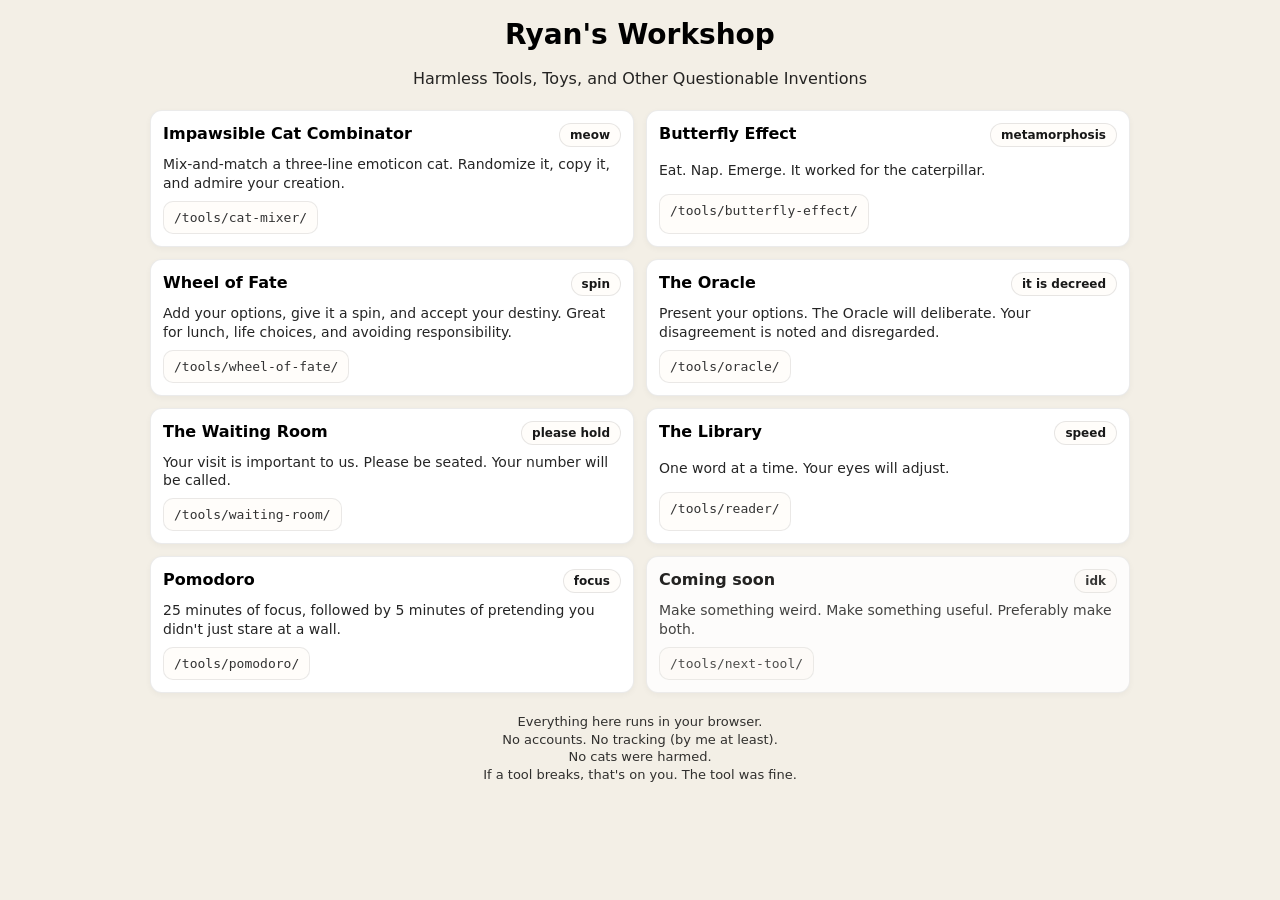
<file: index.html>
<!doctype html>
<html lang="en">
<head>
  <meta charset="utf-8" />
  <link rel="icon" href="/favicon.ico" sizes="any">
  <link rel="icon" type="image/png" sizes="32x32" href="/favicon-32x32.png">
  <link rel="icon" type="image/png" sizes="16x16" href="/favicon-16x16.png">
  <link rel="manifest" href="/site.webmanifest">
  <meta name="viewport" content="width=device-width,initial-scale=1" />
  <title>Ryan's Workshop</title>
  <link rel="stylesheet" href="/assets/site.css">
  <style>
  h1 { margin: 0 0 4px 0; font-size: 28px; text-align: center; }
  .subtitle { margin: 0 0 8px 0; opacity: .85; text-align: center; }
  .tools {
    width: 100%;
    display: grid;
    grid-template-columns: 1fr 1fr;
    gap: 12px;
  }
  .toolCard {
    text-decoration: none;
    color: inherit;
    display: grid;
    gap: 8px;
    cursor: pointer;
  }
  .toolCard:active { transform: translateY(1px); }
  .toolCard:hover { outline: 2px solid rgba(0,0,0,0.06); }
  .cardTitle {
    font-size: 16px;
    font-weight: 650;
    margin: 0;
    display: flex;
    align-items: baseline;
    justify-content: space-between;
    gap: 10px;
    flex-wrap: wrap;
  }
  .pill {
    font-size: 12px;
    padding: 4px 10px;
    border-radius: 999px;
    border: 1px solid rgba(0,0,0,0.10);
    background: #fffdfa;
    opacity: .9;
    white-space: nowrap;
  }
  .desc {
    margin: 0;
    opacity: .85;
    line-height: 1.35;
    font-size: 14px;
  }
  .url {
    margin: 0;
    font-family: ui-monospace, SFMono-Regular, Menlo, Consolas, monospace;
    font-size: 13px;
    opacity: .8;
    background: #fffdfa;
    border: 1px solid rgba(0,0,0,0.10);
    border-radius: 10px;
    padding: 8px 10px;
    width: fit-content;
    max-width: 100%;
    overflow: hidden;
    text-overflow: ellipsis;
  }
  .hint {
    font-size: 13px;
    opacity: .8;
    line-height: 1.35;
    text-align: center;
    margin-top: 6px;
  }
  .disabled {
    cursor: default;
    opacity: 0.85;
  }
  .disabled:hover { outline: none; }
  .disabled:active { transform: none; }
  @media (max-width: 720px) {
    h1 { font-size: 24px; }
    .tools { grid-template-columns: 1fr; }
    .hint { font-size: 12px; line-height: 1.25; }
  }
  @media (prefers-reduced-motion: reduce) {
    .toolCard:active { transform: none; }
  }
  </style>
</head>
<body>
  <div class="wrap">
    <h1>Ryan's Workshop</h1>
    <p class="subtitle">Harmless Tools, Toys, and Other Questionable Inventions</p>
    <div class="tools">

      <!-- Tool #1 (Cat Combinator) -->
      <a class="card toolCard" href="/tools/cat-mixer/" aria-label="Open Impawsible Cat Combinator">
        <div class="cardTitle">
          <span>Impawsible Cat Combinator</span>
          <span class="pill">meow</span>
        </div>
        <p class="desc">Mix-and-match a three-line emoticon cat. Randomize it, copy it, and admire your creation.</p>
        <p class="url">/tools/cat-mixer/</p>
      </a>

      <!-- Tool #2 (Butterfly Effect) -->
      <a class="card toolCard" href="/tools/butterfly-effect/" aria-label="Open Butterfly Effect">
        <div class="cardTitle">
          <span>Butterfly Effect</span>
          <span class="pill">metamorphosis</span>
        </div>
        <p class="desc">Eat. Nap. Emerge. It worked for the caterpillar.</p>
        <p class="url">/tools/butterfly-effect/</p>
      </a>

      <!-- Tool #3 (Wheel of Fate) -->
      <a class="card toolCard" href="/tools/wheel-of-fate/" aria-label="Open Wheel of Fate">
        <div class="cardTitle">
          <span>Wheel of Fate</span>
          <span class="pill">spin</span>
        </div>
        <p class="desc">Add your options, give it a spin, and accept your destiny. Great for lunch, life choices, and avoiding responsibility.</p>
        <p class="url">/tools/wheel-of-fate/</p>
      </a>

      <!-- Tool #4 (The Oracle) -->
      <a class="card toolCard" href="/tools/oracle/" aria-label="Open The Oracle">
        <div class="cardTitle">
          <span>The Oracle</span>
          <span class="pill">it is decreed</span>
        </div>
        <p class="desc">Present your options. The Oracle will deliberate. Your disagreement is noted and disregarded.</p>
        <p class="url">/tools/oracle/</p>
      </a>

      <!-- Tool #5 (The Waiting Room) -->
      <a class="card toolCard" href="/tools/waiting-room/" aria-label="Open The Waiting Room">
        <div class="cardTitle">
          <span>The Waiting Room</span>
          <span class="pill">please hold</span>
        </div>
        <p class="desc">Your visit is important to us. Please be seated. Your number will be called.</p>
        <p class="url">/tools/waiting-room/</p>
      </a>

      <!-- Tool #6 (The Library / Speed Reader) -->
      <a class="card toolCard" href="/tools/reader/" aria-label="Open The Library">
        <div class="cardTitle">
          <span>The Library</span>
          <span class="pill">speed</span>
        </div>
        <p class="desc">One word at a time. Your eyes will adjust.</p>
        <p class="url">/tools/reader/</p>
      </a>

      <!-- Tool#7 (Pomodoro) -->
      <a class="card toolCard" href="/tools/pomodoro/" aria-label="Open Pomodoro">
        <div class="cardTitle">
          <span>Pomodoro</span>
          <span class="pill">focus</span>
        </div>
        <p class="desc">25 minutes of focus, followed by 5 minutes of pretending you didn't just stare at a wall.</p>
        <p class="url">/tools/pomodoro/</p>
      </a>

      <!-- Tool #8 (placeholder) -->
      <div class="card toolCard disabled" role="note" aria-label="Coming soon">
        <div class="cardTitle">
          <span>Coming soon</span>
          <span class="pill">idk</span>
        </div>
        <p class="desc">Make something weird. Make something useful. Preferably make both.</p>
        <p class="url">/tools/next-tool/</p>
      </div>

    </div>
    <div class="hint">
      Everything here runs in your browser.<br/>
      No accounts. No tracking (by me at least).<br/>
      No cats were harmed.<br/>
      If a tool breaks, that's on you. The tool was fine.
    </div>
  </div>
</body>
</html>
</file>
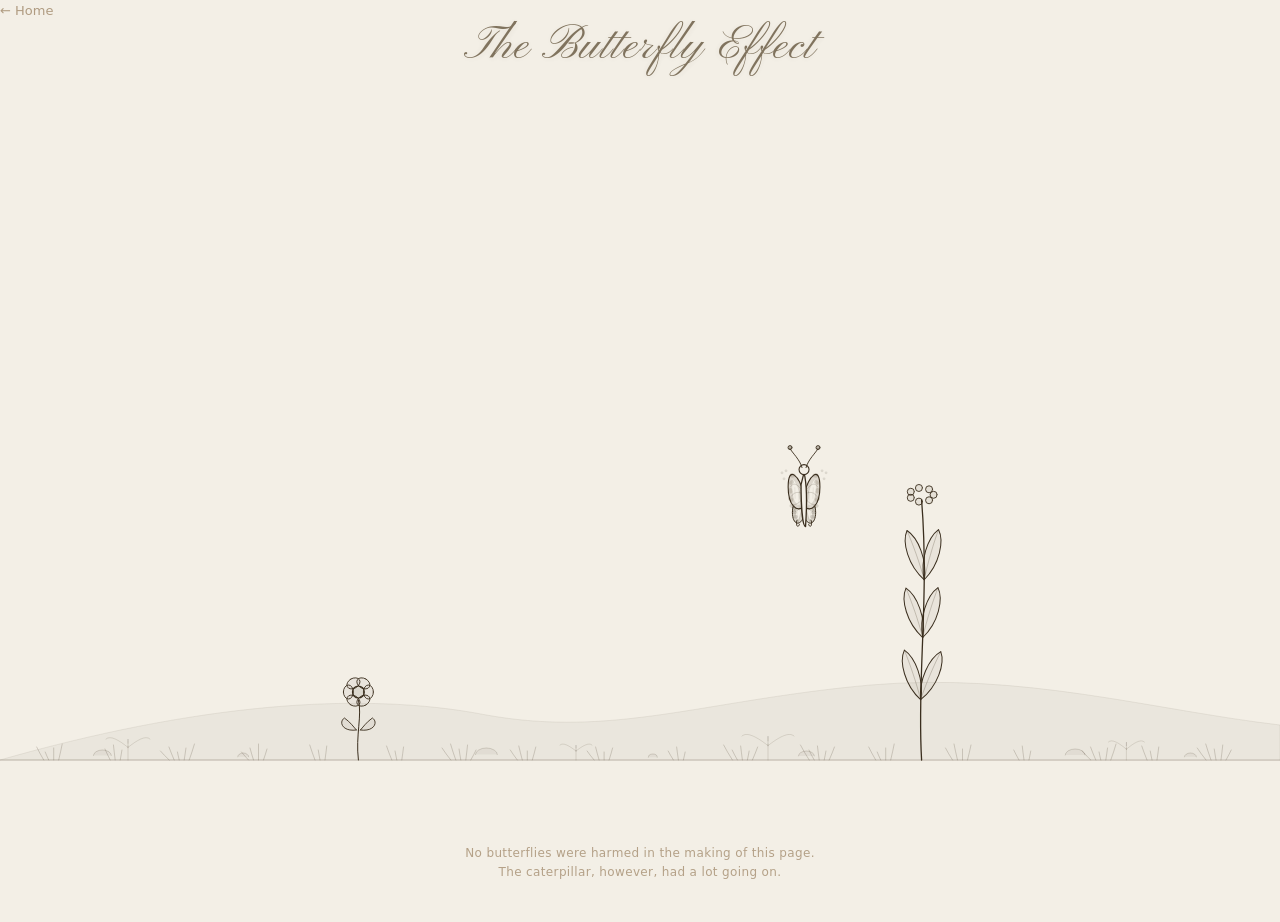
<file: tools/butterfly-effect/index.html>
<!doctype html>
<html lang="en">
<head>
  <meta charset="utf-8" />
  <meta name="viewport" content="width=device-width,initial-scale=1" />
  <title>Butterfly Effect — Ryan's Workshop</title>
  <link rel="stylesheet" href="/assets/site.css">
  <style>
    body {
  background: #f3efe6;
  margin: 0;
  overflow: hidden;
  height: 100dvh;
}


    .homeLink {
      display: inline-block;
      text-decoration: none;
      font-family: system-ui, sans-serif;
      font-size: 13px;
      color: #9a8060;
      opacity: 0.75;
      margin-bottom: 4px;
      transition: opacity 0.2s;
    }
    .homeLink:hover { opacity: 1; text-decoration: underline; }

 canvas {
  display: block;
  width: 100vw;
  height: 100dvh;
}

    .hint {
      position: fixed;
      bottom: 18px;
      left: 50%;
      transform: translateX(-50%);
      font-family: system-ui, sans-serif;
      font-size: 12px;
      color: #9a8060;
      opacity: 0.7;
      pointer-events: none;
      letter-spacing: 0.03em;
      white-space: nowrap;
      text-align: center;
      line-height: 1.6;
    }
    .pageTitle {
      position: fixed;
      top: 18px;
      left: 50%;
      transform: translateX(-50%);
      font-family: 'Pinyon Script', cursive;
      font-size: clamp(28px, 4vw, 46px);
      color: #5a4a30;
      opacity: 0.75;
      pointer-events: none;
      z-index: 10;
      white-space: nowrap;
      letter-spacing: 0.02em;
      text-shadow: 0 1px 6px rgba(90,74,48,0.12);
    }
  </style>
  <link rel="preconnect" href="https://fonts.googleapis.com">
  <link rel="preconnect" href="https://fonts.gstatic.com" crossorigin>
  <link href="https://fonts.googleapis.com/css2?family=Pinyon+Script&display=swap" rel="stylesheet">
</head>
<body>
  <a href="/" class="homeLink">← Home</a>
  <div class="pageTitle">The Butterfly Effect</div>
  <canvas id="c"></canvas>
  <div class="hint">
    No butterflies were harmed in the making of this page.<br/>
    The caterpillar, however, had a lot going on.
  </div>

  <script>
(() => {
    const canvas = document.getElementById("c");
    const ctx = canvas.getContext("2d");

    let W, H;
    function resize() {
      W = canvas.width  = window.innerWidth;
      H = canvas.height = window.innerHeight;
    }
    resize();
    window.addEventListener("resize", () => { resize(); initPositions(); });

    const INK_LIGHT = "rgba(58,46,30,0.3)";
    const WING_FILL = "rgba(58,46,30,0.04)";
    const WING_VEIN = "rgba(58,46,30,0.15)";

    function setInk(lw = 1.2, alpha = 1) {
      ctx.strokeStyle = `rgba(58,46,30,${alpha})`;
      ctx.lineWidth = lw;
      ctx.lineCap = "round";
      ctx.lineJoin = "round";
    }

    // Shared stem-height calculation so the milkweed stem and the
    // chrysalis position always agree, even on short mobile viewports.
    function stemHeight() {
      return Math.min(260, Math.max(160, H * 0.82 * 0.40));
    }

    // ══════════════════════════════════════════
    //  BUTTERFLY
    // ══════════════════════════════════════════
    function drawButterfly(x, y, wingBeat, scale = 1, alpha = 1) {
      ctx.save();
      ctx.translate(x, y);
      ctx.scale(scale, scale);
      ctx.globalAlpha = alpha;

      const wb = Math.sin(wingBeat);
      const openness = 0.55 + wb * 0.45;

      for (let side of [-1, 1]) {
        ctx.save();
        ctx.scale(side, 1);

        const fw = 52 * openness, fh = 38;
        const hw = 38 * openness, hh = 30;

        // ══ HINDWING (drawn first, sits behind forewing) ══

        // Shape
        ctx.beginPath();
        ctx.moveTo(0, fh*0.15);
        ctx.bezierCurveTo(hw*0.3, fh*0.2, hw, fh*0.1, hw, hh*0.6);
        ctx.bezierCurveTo(hw, hh, hw*0.3, hh*1.1, 0, hh*0.7);
        ctx.closePath();
        ctx.fillStyle = "#f3efe6"; ctx.fill();
        setInk(1.0, alpha); ctx.stroke();

        // Dark border band — filled region just inside the hindwing margin
        ctx.save();
        ctx.clip(); // clip to hindwing shape
        ctx.beginPath();
        ctx.moveTo(0, fh*0.15);
        ctx.bezierCurveTo(hw*0.3, fh*0.2, hw, fh*0.1, hw, hh*0.6);
        ctx.bezierCurveTo(hw, hh, hw*0.3, hh*1.1, 0, hh*0.7);
        ctx.closePath();
        // Inset version — slightly smaller, creates the border band effect via stroke
        ctx.strokeStyle = `rgba(58,46,30,${0.13*alpha})`;
        ctx.lineWidth = 7;
        ctx.stroke();
        ctx.restore();

        // Hindwing veins — 3 main radiating veins
        ctx.strokeStyle = `rgba(58,46,30,${0.22*alpha})`; ctx.lineWidth = 0.7;
        ctx.beginPath();
        ctx.moveTo(0, fh*0.18);
        ctx.bezierCurveTo(hw*0.22, fh*0.22, hw*0.68, hh*0.42, hw*0.88, hh*0.52);
        ctx.stroke();
        ctx.beginPath();
        ctx.moveTo(0, fh*0.28);
        ctx.bezierCurveTo(hw*0.2, hh*0.52, hw*0.48, hh*0.82, hw*0.52, hh*0.98);
        ctx.stroke();
        ctx.beginPath();
        ctx.moveTo(hw*0.12, fh*0.20);
        ctx.bezierCurveTo(hw*0.32, hh*0.38, hw*0.62, hh*0.52, hw*0.96, hh*0.56);
        ctx.stroke();
        // Cross-veins between hindwing veins
        ctx.strokeStyle = `rgba(58,46,30,${0.13*alpha})`; ctx.lineWidth = 0.5;
        ctx.beginPath();
        ctx.moveTo(hw*0.38, hh*0.35); ctx.lineTo(hw*0.40, hh*0.55); ctx.stroke();
        ctx.beginPath();
        ctx.moveTo(hw*0.60, hh*0.46); ctx.lineTo(hw*0.58, hh*0.66); ctx.stroke();

        // Hindwing discal cell — the enclosed region near the base
        ctx.beginPath();
        ctx.moveTo(hw*0.12, fh*0.20);
        ctx.bezierCurveTo(hw*0.22, hh*0.32, hw*0.28, hh*0.38, hw*0.30, hh*0.44);
        ctx.bezierCurveTo(hw*0.22, hh*0.46, hw*0.12, hh*0.40, hw*0.08, fh*0.30);
        ctx.closePath();
        ctx.fillStyle = `rgba(58,46,30,${0.06*alpha})`; ctx.fill();
        ctx.strokeStyle = `rgba(58,46,30,${0.18*alpha})`; ctx.lineWidth = 0.6; ctx.stroke();

        // Submarginal spots on hindwing — row of small ovals inside border
        ctx.fillStyle = `rgba(58,46,30,${0.16*alpha})`;
        const hwSpots = [
          { x: hw*0.68, y: hh*0.30 },
          { x: hw*0.80, y: hh*0.44 },
          { x: hw*0.84, y: hh*0.60 },
          { x: hw*0.72, y: hh*0.74 },
        ];
        for (const s of hwSpots) {
          ctx.beginPath();
          ctx.ellipse(s.x, s.y, 2.5, 2.0, 0, 0, Math.PI*2);
          ctx.fill();
        }

        // Tail curl
        setInk(1.0, alpha); ctx.lineWidth = 1.0;
        ctx.beginPath();
        ctx.moveTo(hw*0.6, hh*0.85);
        ctx.bezierCurveTo(hw*0.75, hh*1.0, hw*0.55, hh*1.15, hw*0.4, hh*1.0);
        ctx.stroke();

        // ══ FOREWING (drawn on top of hindwing) ══

        // Shape
        ctx.beginPath();
        ctx.moveTo(0, 0);
        ctx.bezierCurveTo(fw*0.3, -fh*0.5, fw, -fh*0.8, fw, -fh*0.2);
        ctx.bezierCurveTo(fw, fh*0.3, fw*0.4, fh*0.5, 0, fh*0.3);
        ctx.closePath();
        ctx.fillStyle = "#f3efe6"; ctx.fill();
        setInk(1.1, alpha); ctx.stroke();

        // Dark border band on forewing margin
        ctx.save();
        ctx.clip();
        ctx.beginPath();
        ctx.moveTo(0, 0);
        ctx.bezierCurveTo(fw*0.3, -fh*0.5, fw, -fh*0.8, fw, -fh*0.2);
        ctx.bezierCurveTo(fw, fh*0.3, fw*0.4, fh*0.5, 0, fh*0.3);
        ctx.closePath();
        ctx.strokeStyle = `rgba(58,46,30,${0.12*alpha})`;
        ctx.lineWidth = 8;
        ctx.stroke();
        ctx.restore();

        // Main forewing veins — 4 radiating from base
        ctx.strokeStyle = `rgba(58,46,30,${0.24*alpha})`; ctx.lineWidth = 0.75;
        // Costal vein (top)
        ctx.beginPath();
        ctx.moveTo(0, -2);
        ctx.bezierCurveTo(fw*0.18, -fh*0.12, fw*0.55, -fh*0.42, fw*0.86, -fh*0.20);
        ctx.stroke();
        // Upper-mid vein
        ctx.beginPath();
        ctx.moveTo(0, 0);
        ctx.bezierCurveTo(fw*0.16, -fh*0.04, fw*0.52, -fh*0.14, fw*0.84, fh*0.06);
        ctx.stroke();
        // Mid vein
        ctx.beginPath();
        ctx.moveTo(0, fh*0.08);
        ctx.bezierCurveTo(fw*0.14, fh*0.16, fw*0.48, fh*0.28, fw*0.76, fh*0.28);
        ctx.stroke();
        // Lower vein
        ctx.beginPath();
        ctx.moveTo(0, fh*0.18);
        ctx.bezierCurveTo(fw*0.10, fh*0.28, fw*0.34, fh*0.42, fw*0.54, fh*0.44);
        ctx.stroke();

        // Cross-veins (short connectors between main veins — window pane effect)
        ctx.strokeStyle = `rgba(58,46,30,${0.14*alpha})`; ctx.lineWidth = 0.5;
        // Inner cross-vein (forms the discal cell end)
        ctx.beginPath();
        ctx.moveTo(fw*0.30, -fh*0.26);
        ctx.bezierCurveTo(fw*0.33, fh*0.00, fw*0.34, fh*0.20, fw*0.30, fh*0.35);
        ctx.stroke();
        // Outer cross-vein
        ctx.beginPath();
        ctx.moveTo(fw*0.58, -fh*0.18);
        ctx.lineTo(fw*0.56, fh*0.10);
        ctx.stroke();
        ctx.beginPath();
        ctx.moveTo(fw*0.72, -fh*0.08);
        ctx.lineTo(fw*0.70, fh*0.18);
        ctx.stroke();

        // Discal cell — shaded oval in the middle of the forewing
        ctx.beginPath();
        ctx.moveTo(fw*0.06, -fh*0.04);
        ctx.bezierCurveTo(fw*0.14, -fh*0.12, fw*0.28, -fh*0.16, fw*0.30, -fh*0.04);
        ctx.bezierCurveTo(fw*0.32, fh*0.08, fw*0.24, fh*0.22, fw*0.10, fh*0.18);
        ctx.closePath();
        ctx.fillStyle = `rgba(58,46,30,${0.07*alpha})`; ctx.fill();
        ctx.strokeStyle = `rgba(58,46,30,${0.16*alpha})`; ctx.lineWidth = 0.6; ctx.stroke();

        // Submarginal spot band — row of small ovals just inside the outer margin
        ctx.fillStyle = `rgba(58,46,30,${0.15*alpha})`;
        const fwSpots = [
          { x: fw*0.70, y: -fh*0.50 },
          { x: fw*0.80, y: -fh*0.32 },
          { x: fw*0.86, y: -fh*0.10 },
          { x: fw*0.84, y:  fh*0.12 },
          { x: fw*0.74, y:  fh*0.30 },
        ];
        for (const s of fwSpots) {
          ctx.beginPath();
          ctx.ellipse(s.x, s.y, 2.8, 2.0,
            Math.atan2(s.y + fh*0.1, s.x - fw*0.5) + Math.PI*0.5,
            0, Math.PI*2);
          ctx.fill();
        }

        // Apical patch — cluster of tiny spots near the wing tip
        ctx.fillStyle = `rgba(58,46,30,${0.12*alpha})`;
        for (const [dx, dy] of [[0,0],[5,-4],[9,-2],[7,4]]) {
          ctx.beginPath();
          ctx.arc(fw*0.82 + dx, -fh*0.52 + dy, 1.4, 0, Math.PI*2);
          ctx.fill();
        }

        ctx.restore();
      }

      // Body
      setInk(1.3, alpha);
      ctx.beginPath();
      ctx.moveTo(0, -22);
      ctx.bezierCurveTo(3, -10, 3, 10, 1.5, 32);
      ctx.bezierCurveTo(-1.5, 32, -3, 10, -3, -10);
      ctx.closePath();
      ctx.fillStyle = "#f3efe6"; ctx.fill(); ctx.stroke();

      // Head
      ctx.beginPath();
      ctx.arc(0, -25, 5, 0, Math.PI*2);
      ctx.fillStyle = "#f3efe6"; ctx.fill();
      setInk(1.1, alpha); ctx.stroke();

      // Antennae
      setInk(0.9, alpha);
      for (let side of [-1,1]) {
        ctx.beginPath();
        ctx.moveTo(side*2, -27);
        ctx.bezierCurveTo(side*4, -35, side*12, -42, side*14, -46);
        ctx.stroke();
        ctx.beginPath();
        ctx.arc(side*14, -47, 2, 0, Math.PI*2);
        ctx.fillStyle = INK_LIGHT; ctx.fill(); ctx.stroke();
      }
      ctx.restore();
    }

    // ══════════════════════════════════════════
    //  FLOWER (butterfly resting spot)
    // ══════════════════════════════════════════
    function drawFlower(x, groundY, alpha = 1) {
      if (alpha <= 0) return;
      ctx.save();
      ctx.globalAlpha = alpha;

      setInk(1.0);
      ctx.beginPath();
      ctx.moveTo(x, groundY);
      ctx.bezierCurveTo(x-3, groundY-25, x+4, groundY-45, x, groundY-60);
      ctx.stroke();

      for (let side of [-1,1]) {
        ctx.beginPath();
        ctx.moveTo(x+side*2, groundY-30);
        ctx.bezierCurveTo(x+side*16, groundY-28, x+side*20, groundY-38, x+side*14, groundY-42);
        ctx.bezierCurveTo(x+side*8, groundY-38, x+side*4, groundY-32, x+side*2, groundY-30);
        ctx.fillStyle = "rgba(58,46,30,0.05)"; ctx.fill();
        setInk(0.9); ctx.stroke();
      }

      const fx = x, fy = groundY-68;
      for (let i = 0; i < 6; i++) {
        const angle = (i/6)*Math.PI*2;
        const px = fx+Math.cos(angle)*10, py = fy+Math.sin(angle)*10;
        ctx.beginPath();
        ctx.ellipse(px, py, 5, 7, angle, 0, Math.PI*2);
        ctx.fillStyle = "rgba(58,46,30,0.05)"; ctx.fill();
        setInk(0.9); ctx.stroke();
      }
      ctx.beginPath();
      ctx.arc(fx, fy, 6, 0, Math.PI*2);
      ctx.fillStyle = "rgba(58,46,30,0.12)"; ctx.fill();
      setInk(1.1); ctx.stroke();

      ctx.restore();
    }

    // ══════════════════════════════════════════
    //  CATERPILLAR
    // ══════════════════════════════════════════
    function drawCaterpillar(x, y, walkPhase, scaleX = 1, alpha = 1) {
      ctx.save();
      ctx.translate(x, y);
      ctx.scale(scaleX, 1);
      ctx.globalAlpha = alpha;
      setInk(1.2, alpha);

      const segs = 7, segR = 9, segSpacing = 14;
      for (let i = segs-1; i >= 0; i--) {
        const bx = -i*segSpacing;
        const wave = Math.sin(walkPhase + i*0.7)*2;
        ctx.beginPath();
        ctx.arc(bx, wave, segR, 0, Math.PI*2);
        ctx.fillStyle = "#f3efe6"; ctx.fill(); ctx.stroke();

        if (i > 0) {
          // All segments have swinging legs
          const swing = Math.sin(walkPhase + i*1.2)*5;
          for (let side of [-1,1]) {
            ctx.beginPath();
            ctx.moveTo(bx+side*3, wave+segR);
            ctx.lineTo(bx+side*(9+swing), wave+segR+8);
            ctx.stroke();
          }
        }
      }

      // Head
      const hw = Math.sin(walkPhase)*2;
      ctx.beginPath();
      ctx.arc(0, hw, segR+1, 0, Math.PI*2);
      ctx.fillStyle = "#f3efe6"; ctx.fill();
      setInk(1.3, alpha); ctx.stroke();

      ctx.beginPath(); ctx.arc(5, hw-3, 2, 0, Math.PI*2);
      ctx.fillStyle = `rgba(58,46,30,${alpha})`; ctx.fill();

      setInk(0.8, alpha);
      for (let side of [-1,1]) {
        ctx.beginPath();
        ctx.moveTo(side*3, hw-segR);
        ctx.bezierCurveTo(side*6, hw-segR-8, side*10, hw-segR-12, side*8, hw-segR-16);
        ctx.stroke();
      }
      ctx.restore();
    }

    // ══════════════════════════════════════════
    //  CLIMBING CATERPILLAR
    //  Each segment follows the one in front along the stem.
    //  turnProgress 0=horizontal, 1=fully vertical (head leads).
    //  climbed = how many px up the stem the head is.
    // ══════════════════════════════════════════
    function drawClimbingCaterpillar(headX, headY, walkPhase, turnProgress, climbed, alpha = 1) {
      const segs = 7, segR = 9, segSpacing = 14;
      // The floor: segments on the ground sit at this Y
      const floorY = groundY - segR;
      // The stem X: once vertical, all segments hug this x
      const stemX = headX;

      // Build positions from head (i=0) to tail (i=segs-1).
      // For each segment we know:
      //   - its ideal Y = headY + i*segSpacing  (if fully vertical on stem)
      //   - but if that Y > floorY, it's still on the ground at floorY
      // Then X: if on ground → step left by segSpacing from previous X
      //         if on stem   → stemX (hug the stem)
      //         transition   → interpolate
      const pts = [];
      for (let i = 0; i < segs; i++) {
        if (i === 0) {
          pts.push({ x: headX, y: headY });
          continue;
        }
        const prev = pts[i - 1];

        // Where would this segment be if fully vertical?
        const vertY = headY + i * segSpacing;
        // Where would it be if fully horizontal (on ground, stepping left)?
        const horizY = floorY;

        if (vertY >= floorY) {
          // This segment belongs on the ground
          // Step left from previous, constrained to segSpacing distance
          const dy = floorY - prev.y;  // prev may be above floor during transition
          const dx = -Math.sqrt(Math.max(0, segSpacing * segSpacing - dy * dy));
          pts.push({ x: prev.x + dx, y: floorY });
        } else {
          // This segment is on the stem — smoothly interpolate x toward stemX
          // based on how far above the ground it is
          const aboveGround = floorY - vertY;
          const blendDist = segs * segSpacing; // full blend over one body-length
          const blend = Math.min(1, aboveGround / blendDist);
          const groundX = prev.x - segSpacing; // where it would be if horizontal
          const sx = stemX + (groundX - stemX) * (1 - blend);
          pts.push({ x: sx, y: vertY });
        }
      }

      ctx.save();
      ctx.globalAlpha = alpha;
      setInk(1.2);

      // Draw tail-first so head is on top
      for (let i = segs - 1; i >= 0; i--) {
        const { x: bx, y: by } = pts[i];
        const onGround = by >= floorY - 1;
        // Wave only while on ground
        const wave = onGround ? Math.sin(walkPhase + i * 0.7) * 2 : 0;

        ctx.beginPath();
        ctx.arc(bx, by + wave, segR, 0, Math.PI * 2);
        ctx.fillStyle = "#f3efe6"; ctx.fill(); ctx.stroke();

        // Legs — on ground: hang downward; on stem: stick sideways
        if (i > 0 && i <= 5) {
          const swing = Math.sin(walkPhase + i * 1.2) * (onGround ? 4 : 2);
          for (let side of [-1, 1]) {
            if (onGround) {
              // Normal downward legs
              ctx.beginPath();
              ctx.moveTo(bx + side * 3, by + wave + segR);
              ctx.lineTo(bx + side * (8 + swing), by + wave + segR + 7);
              ctx.stroke();
            } else {
              // On stem: right-side legs (+1) reach toward stem and grip downward
              // Left-side legs (-1) are shorter and tucked
              const reach = side === 1 ? (segR + 8 + swing) : (segR + 3);
              const droop = side === 1 ? 5 : 2;
              ctx.beginPath();
              ctx.moveTo(bx + side * segR, by);
              ctx.lineTo(bx + side * reach, by + droop);
              ctx.stroke();
            }
          }
        }
      }

      // Head
      const { x: hx, y: hy } = pts[0];
      ctx.beginPath();
      ctx.arc(hx, hy, segR + 1, 0, Math.PI * 2);
      ctx.fillStyle = "#f3efe6"; ctx.fill();
      setInk(1.3); ctx.stroke();

      // Eye and antennae rotate with turnProgress
      const headAngle = -(Math.PI / 2) * Math.min(1, turnProgress);
      const eyeOffX = Math.cos(headAngle) * 5 + Math.sin(headAngle) * 3;
      const eyeOffY = Math.sin(headAngle) * 5 - Math.cos(headAngle) * 3;
      ctx.beginPath();
      ctx.arc(hx + eyeOffX, hy + eyeOffY, 2, 0, Math.PI * 2);
      ctx.fillStyle = "rgba(58,46,30,1)"; ctx.fill();

      setInk(0.8);
      const fwdX = Math.cos(headAngle), fwdY = Math.sin(headAngle);
      const perpHX = Math.sin(headAngle), perpHY = -Math.cos(headAngle);
      for (let side of [-1, 1]) {
        ctx.beginPath();
        ctx.moveTo(hx + perpHX*side*3, hy + perpHY*side*3);
        ctx.bezierCurveTo(
          hx + perpHX*side*6  + fwdX*4,  hy + perpHY*side*6  + fwdY*4,
          hx + perpHX*side*10 + fwdX*6,  hy + perpHY*side*10 + fwdY*6,
          hx + perpHX*side*8  + fwdX*10, hy + perpHY*side*8  + fwdY*10
        );
        ctx.stroke();
      }
      ctx.restore();
    }

    // ══════════════════════════════════════════
    //  MILKWEED
    // ══════════════════════════════════════════
    function drawMilkweed(x, groundY, leafHealth = 1, climbed = 0) {
      const stemH = stemHeight();
      const climbDist = stemH * 0.885; // caterpillar climbs 88.5% of stem height
      ctx.save();
      setInk(1.3);
      ctx.beginPath();
      ctx.moveTo(x, groundY);
      ctx.bezierCurveTo(x-5, groundY-stemH*0.308, x+8, groundY-stemH*0.615, x, groundY-stemH);
      ctx.stroke();

      // Leaves disappear bottom-up as caterpillar climbs (driven by leafHealth 1→0),
      // and regrow bottom-up during chrysalis (driven by leafHealth 0→1).
      // leafHealth is set in CLIMBING: 1 - (climbed/climbDist), so bottom leaf
      // (at stem fraction 0.25) disappears when leafHealth drops below ~0.75,
      // i.e. its disappear-threshold = 1 - lp.t.
      // Regrow threshold = lp.t so bottom reappears first as leafHealth rises.
      // We take whichever gives the higher alpha (disappear wins while climbing,
      // regrow wins while in chrysalis once health starts rising).
      // climbDist derived from stemH above
      // Each leaf pair: t=position along stem (0=base, 1=top).
      // angleL/angleR = outward spread from horizontal (larger = more upright).
      // droopL/droopR = downward tilt so leaves hang naturally.
      // Varied per pair so they look like a real alternating leaf arrangement.
      const leafPairs = [
        { t: 0.25, angleL: 0.42, angleR: 0.38, droopL: 0.18, droopR: 0.06 },
        { t: 0.50, angleL: 0.30, angleR: 0.46, droopL: 0.05, droopR: 0.24 },
        { t: 0.72, angleL: 0.40, angleR: 0.30, droopL: 0.14, droopR: 0.10 },
      ];
      const fadeRange = 0.18;

      for (const lp of leafPairs) {
        let leafAlpha;
        if (leafGrowing) {
          // Regrowing during chrysalis: bottom leaf reappears first (same as before)
          const threshold = lp.t;
          leafAlpha = Math.max(0, Math.min(1, (leafHealth - threshold) / fadeRange));
        } else {
          // Climbing: only start fading once caterpillar has actually reached this leaf.
          // Leaf is at lp.t * climbDist px up the stem. Fade over the next fadeRange*climbDist px.
          const leafPx = lp.t * climbDist;
          const fadePx = fadeRange * climbDist;
          leafAlpha = Math.max(0, Math.min(1, 1 - (climbed - leafPx) / fadePx));
        }
        if (leafAlpha <= 0) continue;

        // Sample the actual stem bezier at t to get exact attachment point.
        const bt = lp.t;
        const lx = (1-bt)**3*x + 3*(1-bt)**2*bt*(x-5) + 3*(1-bt)*bt**2*(x+8) + bt**3*x;
        const ly = (1-bt)**3*groundY + 3*(1-bt)**2*bt*(groundY-stemH*0.308) + 3*(1-bt)*bt**2*(groundY-stemH*0.615) + bt**3*(groundY-stemH);

        for (const side of [-1, 1]) {
          const angle = side === -1 ? lp.angleL : lp.angleR;
          const droop = side === -1 ? lp.droopL : lp.droopR;
          // Rotate outward from stem: side flips left/right, droop tilts downward
          const rot = -(Math.PI * 0.5 - angle) - droop;
          ctx.save();
          ctx.translate(lx, ly);
          ctx.scale(side, 1);
          ctx.rotate(rot);
          ctx.globalAlpha = leafAlpha;
          ctx.beginPath();
          ctx.moveTo(0, 0);
          ctx.bezierCurveTo(18, -8, 42, -5, 52, 4);
          ctx.bezierCurveTo(42, 12, 18, 12, 0, 0);
          ctx.fillStyle = "rgba(58,46,30,0.05)"; ctx.fill();
          setInk(1.0); ctx.stroke();
          ctx.beginPath();
          ctx.moveTo(0, 0);
          ctx.bezierCurveTo(18, 0, 38, 2, 52, 4);
          ctx.strokeStyle = "rgba(58,46,30,0.3)"; ctx.lineWidth = 0.7; ctx.stroke();
          ctx.restore();
        }
      }

      const fx = x, fy = groundY-stemH*1.02;
      for (let i = 0; i < 7; i++) {
        const a = (i/7)*Math.PI*2;
        ctx.beginPath();
        ctx.arc(fx+Math.cos(a)*12, fy+Math.sin(a)*7, 3.5, 0, Math.PI*2);
        ctx.fillStyle = "rgba(58,46,30,0.08)"; ctx.fill();
        setInk(0.9); ctx.stroke();
      }
      ctx.restore();
    }

    // ══════════════════════════════════════════
    //  CHRYSALIS
    // ══════════════════════════════════════════
    function drawChrysalis(x, y, formedness, alpha = 1) {
      if (formedness <= 0 || alpha <= 0) return;
      ctx.save();
      ctx.translate(x, y);
      ctx.globalAlpha = alpha;
      const w = 14*formedness, h = 34*formedness;

      ctx.beginPath();
      ctx.moveTo(0,0);
      ctx.bezierCurveTo(w,0, w*1.1,h*0.5, w*0.8,h);
      ctx.bezierCurveTo(w*0.3,h*1.1, -w*0.3,h*1.1, -w*0.8,h);
      ctx.bezierCurveTo(-w*1.1,h*0.5, -w,0, 0,0);
      ctx.closePath();
      ctx.fillStyle = "#f3efe6"; ctx.fill();
      setInk(1.3, alpha); ctx.stroke();

      setInk(0.7, alpha*0.5);
      for (let i = 1; i <= 4; i++) {
        const ry = h*(i/5), rw = w*(0.9-i*0.08);
        ctx.beginPath();
        ctx.moveTo(-rw, ry);
        ctx.bezierCurveTo(-rw*0.3, ry-3, rw*0.3, ry-3, rw, ry);
        ctx.stroke();
      }

      setInk(1.0, alpha);
      ctx.beginPath(); ctx.moveTo(0,0); ctx.lineTo(0,-18); ctx.stroke();

      if (formedness > 0.7) {
        for (let i = 0; i < 3; i++) {
          ctx.beginPath();
          ctx.arc((i-1)*w*0.4, h*0.18, 1.8, 0, Math.PI*2);
          ctx.fillStyle = `rgba(140,100,20,${0.6*alpha*((formedness-0.7)/0.3)})`;
          ctx.fill();
        }
      }
      ctx.restore();
    }

    // ══════════════════════════════════════════
    //  BACKGROUND LANDSCAPE
    //  Drawn first so everything sits on top of it.
    //  Uses a seeded deterministic layout so it's stable every frame.
    // ══════════════════════════════════════════
    function drawGround(groundY) {
      ctx.save();

      // ── Distant rolling hills ──
      setInk(0.6, 0.12);
      ctx.beginPath();
      ctx.moveTo(0, groundY);
      ctx.bezierCurveTo(W*0.15, groundY-55, W*0.28, groundY-70, W*0.38, groundY-45);
      ctx.bezierCurveTo(W*0.48, groundY-22, W*0.55, groundY-60, W*0.68, groundY-75);
      ctx.bezierCurveTo(W*0.80, groundY-88, W*0.90, groundY-50, W, groundY-35);
      ctx.lineTo(W, groundY);
      ctx.closePath();
      ctx.fillStyle = "rgba(58,46,30,0.045)";
      ctx.fill();
      ctx.stroke();

      // ── Ground line ──
      setInk(0.8, 0.3);
      ctx.beginPath();
      ctx.moveTo(0, groundY);
      ctx.lineTo(W, groundY);
      ctx.stroke();

      // ── Rocks ──
      const rocks = [
        { fx: 0.08, w: 18, h: 10 },
        { fx: 0.19, w: 11, h:  7 },
        { fx: 0.38, w: 22, h: 12 },
        { fx: 0.51, w:  9, h:  6 },
        { fx: 0.63, w: 16, h:  9 },
        { fx: 0.84, w: 20, h: 11 },
        { fx: 0.93, w: 12, h:  7 },
      ];
      for (const r of rocks) {
        const rx = r.fx * W, ry = groundY;
        ctx.beginPath();
        ctx.ellipse(rx, ry - r.h*0.45, r.w*0.5, r.h*0.55, 0, Math.PI, 0);
        ctx.fillStyle = "rgba(58,46,30,0.05)";
        ctx.fill();
        setInk(0.8, 0.2);
        ctx.stroke();
      }

      // ── Distant small shrubs ──
      const shrubs = [
        { fx: 0.10, h: 28, spread: 22 },
        { fx: 0.45, h: 20, spread: 16 },
        { fx: 0.60, h: 32, spread: 26 },
        { fx: 0.88, h: 24, spread: 18 },
      ];
      for (const s of shrubs) {
        const sx = s.fx * W;
        // Stem
        setInk(0.7, 0.18);
        ctx.beginPath();
        ctx.moveTo(sx, groundY);
        ctx.lineTo(sx, groundY - s.h * 0.5);
        ctx.stroke();
        // Canopy — a few wispy arcs
        for (let b = -1; b <= 1; b++) {
          ctx.beginPath();
          ctx.moveTo(sx, groundY - s.h * 0.45);
          ctx.bezierCurveTo(
            sx + b * s.spread * 0.4, groundY - s.h * 0.7,
            sx + b * s.spread * 0.8, groundY - s.h * 0.9,
            sx + b * s.spread,       groundY - s.h * (0.6 + Math.abs(b)*0.15)
          );
          ctx.stroke();
        }
      }

      // ── Grass tufts (richer than before) ──
      const tufts = [
        0.04, 0.09, 0.14, 0.20, 0.25, 0.31, 0.36,
        0.41, 0.47, 0.53, 0.58, 0.64, 0.69, 0.75,
        0.80, 0.86, 0.90, 0.95,
      ];
      setInk(0.7, 0.28);
      for (const tfrac of tufts) {
        const gx = tfrac * W;
        const blades = 3 + (Math.round(tfrac * 97) % 3); // 3-5 blades, stable
        for (let b = 0; b < blades; b++) {
          const bx = gx + (b - blades/2 + 0.5) * 5;
          const bh = 8 + (Math.round(tfrac * 137 + b * 31) % 9);
          const lean = (b - blades/2) * 3.5;
          ctx.beginPath();
          ctx.moveTo(bx, groundY);
          ctx.quadraticCurveTo(bx + lean * 0.6, groundY - bh * 0.55, bx + lean, groundY - bh);
          ctx.stroke();
        }
      }

      ctx.restore();
    }

    // ══════════════════════════════════════════
    //  POSITIONS
    // ══════════════════════════════════════════
    let groundY, milkweedX, flowerX, chrysalisX, chrysalisY;
    const catStartX = -130;

    function initPositions() {
      groundY    = H * 0.82;
      milkweedX  = W * 0.72;
      flowerX    = W * 0.28;
      chrysalisX = milkweedX;
      chrysalisY = groundY - stemHeight();
    }

    function flightPos(time) {
      const cx = W*0.45, cy = H*0.36, rx = W*0.26, ry = H*0.20;
      return {
        x: cx + Math.sin(time*0.38)*rx + Math.sin(time*0.19)*rx*0.3,
        y: cy + Math.sin(time*0.27)*ry + Math.cos(time*0.13)*ry*0.4,
      };
    }

    // ══════════════════════════════════════════
    //  STATE MACHINE
    // ══════════════════════════════════════════
    const S = {
      FLYING:"flying", RESTING:"resting", FLYING_AWAY:"flying_away",
      CAT_ENTER:"cat_enter", CRAWLING:"crawling",
      CLIMBING:"climbing", PAUSE_TOP:"pause_top", CHRYSALIS:"chrysalis",
      EMERGING:"emerging", TAKEOFF:"takeoff",
    };

    let state, t, stateDuration, phase;
    let walkPhase, wingBeat, restWingBeat;
    let bfx, bfy, bfxStart, bfyStart;
    let flyingBlendStart = null; // position butterfly was at when FLYING began
    let flyingBlendDur = 1.5;    // seconds to blend into flight path
    let catX, catY, crawlStartX;
    let leafHealth = 1;  // 1=full, 0=all eaten
    let leafGrowing = false; // true during chrysalis regrowth, false during climb

    function reset() {
      state = S.FLYING; t = 0; stateDuration = 0; phase = 0;
      leafHealth = 1;
      leafGrowing = false;
      walkPhase = 0; wingBeat = 0; restWingBeat = 0;
      const sp = flightPos(0);
      bfx = sp.x; bfy = sp.y; bfxStart = bfx; bfyStart = bfy;
      flyingBlendStart = null;
      catX = catStartX; catY = groundY-10; crawlStartX = catStartX;
    }

    function enterState(s) {
      state = s; phase = 0; stateDuration = 0;
      // Reset leaf state on entering CLIMBING so leaves always start fully visible
      if (s === S.CLIMBING) {
        leafHealth = 1;
        leafGrowing = false;
      }
      // Reset leafHealth to 0 when entering CHRYSALIS so regrowth always fades in gently.
      // leafGrowing = true immediately so the drawing code uses the regrowth branch
      // (which keeps leaves invisible at leafHealth=0) rather than the climbing branch
      // (which would snap them to full alpha when climbed=0).
      if (s === S.CHRYSALIS) {
        leafHealth = 0;
        leafGrowing = true;
      }
    }

    let lastTime = null;

    function tick(ts) {
      if (!lastTime) lastTime = ts;
      const dt = Math.min((ts-lastTime)/1000, 0.05);
      lastTime = ts;

      t += dt; stateDuration += dt;
      walkPhase += dt*4; wingBeat += dt*6; restWingBeat += dt*1.2;

      ctx.clearRect(0,0,W,H);
      drawGround(groundY);
      // climbed value to pass to drawMilkweed:
      // CLIMBING: actual progress; PAUSE_TOP: fully climbed (leaves stay eaten);
      // CHRYSALIS+: leafGrowing=true so climbed is ignored; others: 0 (leaves fully visible)
      const stemH_mw = stemHeight();
      const climbDist_mw = stemH_mw * 0.885;
      const mwClimbed = state === S.CLIMBING
        ? Math.min(stateDuration * stemH_mw * 0.078, climbDist_mw)
        : state === S.PAUSE_TOP ? climbDist_mw
        : 0;
      drawMilkweed(milkweedX, groundY, leafHealth, mwClimbed);

      switch(state) {

        // ── 1. Butterfly drifts elegantly ──
        case S.FLYING: {
          // On first frame of FLYING, record where we entered from
          if (flyingBlendStart === null) {
            flyingBlendStart = { x: bfx, y: bfy };
          }
          const pos = flightPos(t);
          // Blend from entry position to flight path over flyingBlendDur seconds
          if (stateDuration < flyingBlendDur) {
            const p = stateDuration / flyingBlendDur;
            const ease = 1 - Math.pow(1 - p, 3);
            bfx = flyingBlendStart.x + (pos.x - flyingBlendStart.x) * ease;
            bfy = flyingBlendStart.y + (pos.y - flyingBlendStart.y) * ease;
          } else {
            bfx = pos.x; bfy = pos.y;
          }
          drawFlower(flowerX, groundY);
          drawButterfly(bfx, bfy, wingBeat);
          if (stateDuration > 9) {
            bfxStart = bfx; bfyStart = bfy;
            enterState(S.RESTING);
          }
          break;
        }

        // ── 2. Butterfly glides to flower and rests — stays until startled ──
        case S.RESTING: {
          const approachDur = 2.0;
          if (stateDuration <= approachDur) {
            const p = stateDuration/approachDur;
            const ease = 1-Math.pow(1-p,3);
            bfx = bfxStart+(flowerX-bfxStart)*ease;
            bfy = bfyStart+((groundY-72)-bfyStart)*ease;
            drawFlower(flowerX, groundY);
            drawButterfly(bfx, bfy, wingBeat*(1-p*0.85));
          } else {
            // Resting on flower — wings slowly fanning
            bfx = flowerX; bfy = groundY-72;
            drawFlower(flowerX, groundY);
            drawButterfly(bfx, bfy, restWingBeat);
          }
          // Caterpillar walks in while butterfly is resting
          if (stateDuration > approachDur + 1.5) {
            const catTargetX = flowerX - 20; // caterpillar walks close to flower
            catX = Math.min(catStartX + (stateDuration - (approachDur+1.5))*42, catTargetX);
            catY = groundY-10;
            drawCaterpillar(catX, catY, walkPhase);
            // Butterfly gets startled when caterpillar reaches the flower
            if (catX >= catTargetX) {
              bfxStart = bfx; bfyStart = bfy;
              enterState(S.FLYING_AWAY);
            }
          }
          break;
        }

        // ── 3. Butterfly startled — darts off-screen ──
        case S.FLYING_AWAY: {
          const dur = 2.8;
          phase = stateDuration / dur; // unbounded — we exit on position, not time
          const ease = phase < 0.5 ? 2*phase*phase : 1-Math.pow(-2*phase+2,2)/2;
          // Fly far enough right and up to guarantee clearing the canvas
          bfx = bfxStart + ease * (W - bfxStart + 120);
          bfy = bfyStart - ease * (bfyStart + 120);
          drawFlower(flowerX, groundY);
          catX = Math.min(catX + dt*42, milkweedX-30);
          catY = groundY-10;
          drawCaterpillar(catX, catY, walkPhase);
          // Only draw butterfly while it's still on-screen
          if (bfx < W + 60 && bfy > -60) {
            drawButterfly(bfx, bfy, wingBeat);
          }
          // Transition once it's fully off-screen
          if (bfx >= W + 60 || bfy <= -60) {
            crawlStartX = catX;
            enterState(S.CRAWLING);
          }
          break;
        }

        // ── 4. (unused) ──
        case S.CAT_ENTER: {
          enterState(S.CRAWLING);
          break;
        }

        // ── 4b. Caterpillar crawls the rest of the way to the milkweed base ──
        case S.CRAWLING: {
          const targetX = milkweedX - 30;
          catX = Math.min(crawlStartX + stateDuration*42, targetX);
          catY = groundY-10;
          drawFlower(flowerX, groundY);
          drawCaterpillar(catX, catY, walkPhase);
          if (catX >= targetX) enterState(S.CLIMBING);
          break;
        }

        // ── 5. Caterpillar climbs the milkweed ──
        case S.CLIMBING: {
          const stemH = stemHeight();
          const climbDist = stemH * 0.885, speed = stemH * 0.078;
          const climbed = Math.min(stateDuration*speed, climbDist);
          leafHealth = Math.max(0, 1 - (climbed / climbDist));
          leafGrowing = false;

          // turnProgress 0→1 over the first 30% of climb — head leads, tail follows
          const turnProgress = Math.min(1, (climbed / climbDist) / 0.30);

          // Head tracks up the stem
          const headX = milkweedX - 6;
          const headY = groundY - climbed;

          drawFlower(flowerX, groundY);
          drawClimbingCaterpillar(headX, headY, walkPhase*0.7, turnProgress, climbed);
          if (climbed >= climbDist) enterState(S.PAUSE_TOP);
          break;
        }

        // ── 5b. Brief pause at the top before transforming ──
        case S.PAUSE_TOP: {
          const pauseDur = 1.8;
          const stemH = stemHeight();
          drawFlower(flowerX, groundY);
          // Caterpillar rests at the top, still
          drawClimbingCaterpillar(milkweedX-6, groundY - stemH*0.885, walkPhase*0.05, 1, stemH*0.885);
          if (stateDuration >= pauseDur) enterState(S.CHRYSALIS);
          break;
        }

        // ── 6. Caterpillar transforms into chrysalis; leaves regrow during hold ──
        case S.CHRYSALIS: {
          const morphDur = 2.0, holdDur = 10.0, total = morphDur+holdDur;
          const stemH = stemHeight();
          phase = Math.min(stateDuration/total, 1);
          const morphProgress = Math.min(stateDuration/morphDur, 1);
          const ease = 1-Math.pow(1-morphProgress, 2);
          const catAlpha = Math.max(0, 1-morphProgress*1.4);
          // Leaves regrow during the hold phase (after morphing is done)
          if (stateDuration > morphDur) {
            leafHealth = Math.min(1, leafHealth + dt * 0.11);
          }
          drawFlower(flowerX, groundY);
          if (catAlpha > 0) {
            // Use same draw call & position as PAUSE_TOP so there's no jump
            drawClimbingCaterpillar(milkweedX-6, groundY - stemH*0.885, walkPhase*0.02, 1, stemH*0.885, catAlpha);
          }
          drawChrysalis(chrysalisX, chrysalisY, ease);
          if (phase >= 1) enterState(S.EMERGING);
          break;
        }

        // ── 7. Butterfly emerges from chrysalis ──
        case S.EMERGING: {
          const dur = 3.5;
          phase = Math.min(stateDuration/dur, 1);
          const ease = phase<0.5 ? 2*phase*phase : 1-Math.pow(-2*phase+2,2)/2;
          const chrysAlpha = Math.max(0, 1-phase*1.5);
          drawFlower(flowerX, groundY);
          drawChrysalis(chrysalisX, chrysalisY, 1, chrysAlpha);
          if (phase > 0.2) {
            const bAlpha = Math.min((phase-0.2)/0.5, 1);
            const bScale = 0.3+ease*0.7;
            drawButterfly(chrysalisX, chrysalisY+10, (phase-0.2)*10, bScale, bAlpha);
          }
          if (phase >= 1) {
            bfx = chrysalisX; bfy = chrysalisY+10;
            enterState(S.TAKEOFF);
          }
          break;
        }

        // ── 8. Butterfly takes off, loop restarts ──
        case S.TAKEOFF: {
          const dur = 2.5;
          phase = Math.min(stateDuration/dur, 1);
          const ease = 1-Math.pow(1-phase,3);
          bfy = (chrysalisY+10) - ease*H*0.22;
          bfx = chrysalisX + Math.sin(phase*Math.PI)*80;
          drawFlower(flowerX, groundY);
          drawButterfly(bfx, bfy, wingBeat);
          if (phase >= 1) {
            bfxStart = bfx; bfyStart = bfy;
            flyingBlendStart = null; // will be set on first frame of FLYING
            catX = catStartX; catY = groundY-10;
            enterState(S.FLYING);
          }
          break;
        }
      }

      requestAnimationFrame(tick);
    }

    initPositions();
    reset();
    requestAnimationFrame(tick);
  })();
  </script>
</body>
</html>
</file>
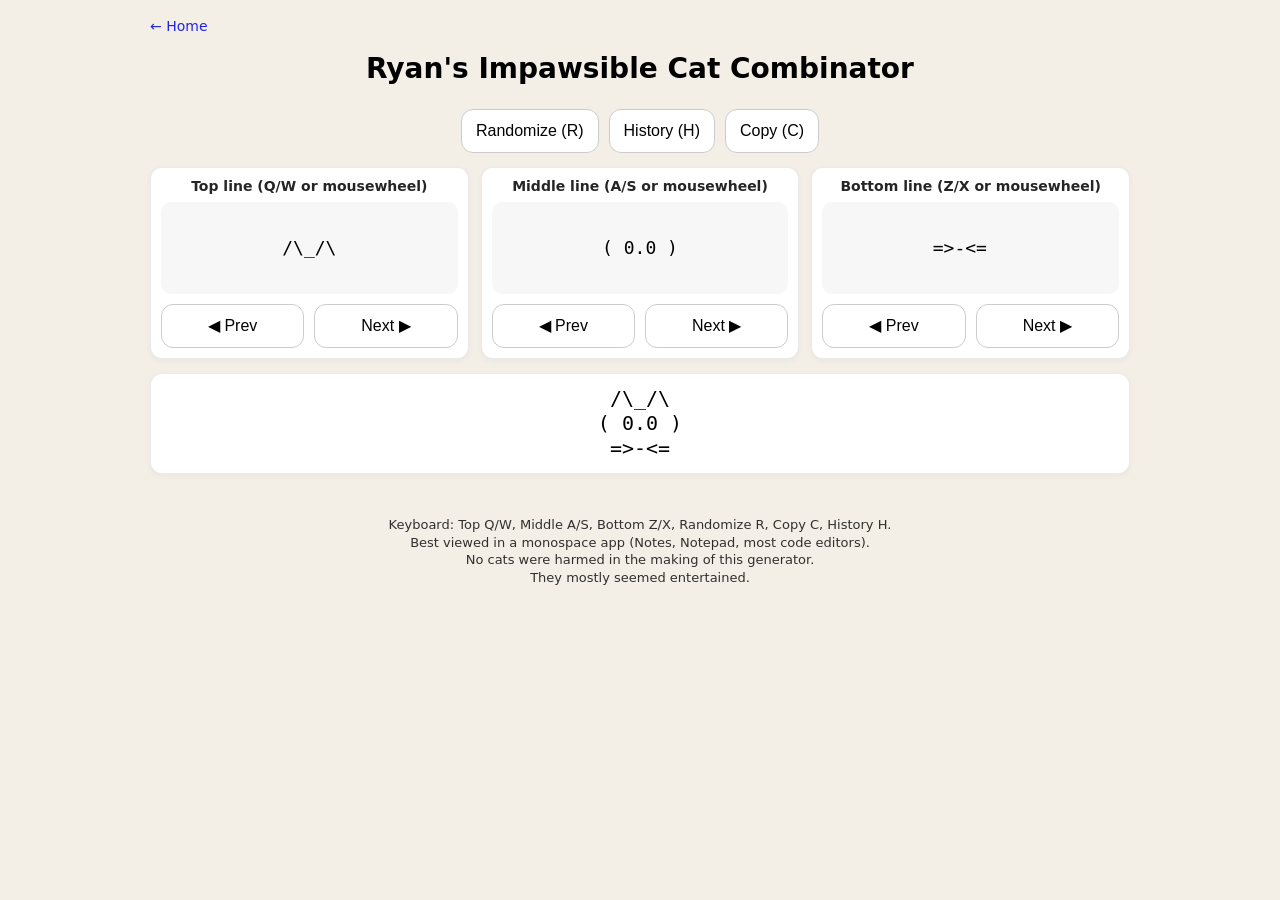
<file: tools/cat-mixer/index.html>
<!doctype html>
<html lang="en">
<head>
  <meta charset="utf-8" />
  <meta name="viewport" content="width=device-width,initial-scale=1" />
  <title>Ryan's Impawsible Cat Combinator</title>
  <link rel="stylesheet" href="/assets/site.css">
  <style>
  .homeLink { justify-self: start; }
  h1 { margin: 0 0 10px 0; }

  .controls {
    display: flex;
    gap: 10px;
    flex-wrap: wrap;
    align-items: center;
    justify-content: center;
  }

  button {
    padding: 10px 14px;
    cursor: pointer;
    border: 1px solid #ccc;
    background: #fff;
    border-radius: 12px;
    font-size: 16px;
    line-height: 1;
    min-height: 44px;
  }
  button:active { transform: translateY(1px); }

  .reels {
    display: grid;
    grid-template-columns: 1fr 1fr 1fr;
    gap: 12px;
    justify-items: center;
    width: 100%;
  }

  .reel {
    padding: 10px;
    width: 100%;
  }

  .reel h3 {
    margin: 0 0 8px 0;
    font-size: 14px;
    opacity: .85;
    text-align: center;
  }

  .window {
    min-height: 92px;
    height: auto;
    border-radius: 10px;
    background: #f7f7f7;
    display: grid;
    place-items: center;
    overflow: visible;
    user-select: none;
    width: 100%;
  }

  .window pre {
    margin: 0;
    font-size: 18px;
    line-height: 1.25;
    padding: 6px;
    white-space: pre;
    text-align: center;
  }

  /* Slot machine spin animation */
  @keyframes slotBlur {
    0%   { opacity: 1; transform: translateY(0); }
    30%  { opacity: 0.3; transform: translateY(-4px); }
    60%  { opacity: 0.3; transform: translateY(4px); }
    100% { opacity: 1; transform: translateY(0); }
  }
  .spinning { animation: slotBlur 0.12s ease-in-out; }

  .btnRow {
    display: grid;
    grid-template-columns: 1fr 1fr;
    gap: 10px;
    margin-top: 10px;
    justify-content: center;
    width: 100%;
  }
  .btnRow button { width: 100%; }

  .preview {
    display: flex;
    justify-content: center;
    width: 100%;
    padding: 12px;
  }

  .preview pre {
    margin: 0;
    font-size: 20px;
    line-height: 1.25;
    white-space: pre;
    text-align: left;
  }

  .hint {
    font-size: 13px;
    opacity: .8;
    line-height: 1.35;
    text-align: center;
  }

  .kbdHint { display: inline; }

  .reel,
  .preview,
  .historyCard {
    background: #fff;
    border: 1px solid rgba(0,0,0,0.08);
    box-shadow: 0 2px 6px rgba(0,0,0,0.04);
    border-radius: 12px;
    box-sizing: border-box;
  }

  #historyPanel {
    background: #f3efe6;
    width: 100%;
    padding: 10px 0;
  }

  #historyPanel > div {
    background: #f3efe6;
    border: 1px solid rgba(0,0,0,0.08);
    box-shadow: 0 2px 6px rgba(0,0,0,0.04);
  }

  .historyCard {
    padding: 12px;
    width: 100%;
  }

  .mobileCopy {
    position: fixed;
    left: -9999px;
    top: 0;
    width: 1px;
    height: 1px;
    opacity: 0;
    pointer-events: none;
  }

  .copyStatus {
    font-size: 12px;
    opacity: 0.75;
    text-align: center;
    min-height: 1.2em;
  }

  @media (max-width: 720px) {
    h1 { font-size: 20px; margin: 0 0 4px 0; }
    .controls { gap: 8px; }
    button { padding: 8px 10px; font-size: 15px; min-height: 40px; }
    .reels { grid-template-columns: 1fr; gap: 10px; }
    .reel { max-width: 520px; padding: 8px; }
    .reel h3 { margin: 0 0 6px 0; font-size: 13px; }
    .window { min-height: 70px; }
    .window pre { font-size: 16px; padding: 3px; line-height: 1.2; }
    .btnRow { gap: 8px; margin-top: 8px; }
    .btnRow button { min-height: 38px; padding: 8px 10px; font-size: 14px; }
    .preview { padding: 8px; }
    .preview pre { font-size: 18px; }
    .hint { font-size: 11px; line-height: 1.25; margin-top: 4px; }
  }

  @media (hover: none) and (pointer: coarse) {
    .kbdHint { display: none; }
  }

  @media (prefers-reduced-motion: reduce) {
    button:active { transform: none; }
    .spinning { animation: none; }
  }
  </style>
</head>

<body>
  <div class="wrap">
    <a href="/" class="homeLink">← Home</a>
    <h1>Ryan's Impawsible Cat Combinator</h1>

    <div class="controls">
      <button id="random">Randomize<span class="kbdHint"> (R)</span></button>
      <button id="toggleHistory">History<span class="kbdHint"> (H)</span></button>
      <button id="copy">Copy<span class="kbdHint"> (C)</span></button>
    </div>

    <div class="reels">
      <div class="reel card" data-reel="0">
        <h3>Top line<span class="kbdHint"> (Q/W or mousewheel)</span></h3>
        <div class="window" title="Scroll wheel to cycle">
          <pre id="show0"></pre>
        </div>
        <div class="btnRow">
          <button data-reel="0" data-dir="-1">◀ Prev</button>
          <button data-reel="0" data-dir="1">Next ▶</button>
        </div>
      </div>

      <div class="reel card" data-reel="1">
        <h3>Middle line<span class="kbdHint"> (A/S or mousewheel)</span></h3>
        <div class="window" title="Scroll wheel to cycle">
          <pre id="show1"></pre>
        </div>
        <div class="btnRow">
          <button data-reel="1" data-dir="-1">◀ Prev</button>
          <button data-reel="1" data-dir="1">Next ▶</button>
        </div>
      </div>

      <div class="reel card" data-reel="2">
        <h3>Bottom line<span class="kbdHint"> (Z/X or mousewheel)</span></h3>
        <div class="window" title="Scroll wheel to cycle">
          <pre id="show2"></pre>
        </div>
        <div class="btnRow">
          <button data-reel="2" data-dir="-1">◀ Prev</button>
          <button data-reel="2" data-dir="1">Next ▶</button>
        </div>
      </div>
    </div>

    <div class="preview card">
      <pre id="output"></pre>
    </div>

    <textarea id="mobileCopy" class="mobileCopy" readonly aria-hidden="true"></textarea>
    <div id="copyStatus" class="copyStatus" aria-live="polite"></div>

    <div id="historyPanel" style="display:none; width:100%;">
      <div class="historyCard card">
        <div style="display:flex; justify-content:space-between; align-items:center; gap:12px; flex-wrap:wrap;">
          <div style="font-weight:600;">History</div>
          <div style="opacity:.75; font-size:13px;">Tap an entry to jump • Newest first</div>
        </div>
        <ol id="historyList" style="margin:10px 0 0 0; padding-left: 22px;"></ol>
      </div>
    </div>

    <div class="hint">
      <span class="kbdHint">Keyboard: Top Q/W, Middle A/S, Bottom Z/X, Randomize R, Copy C, History H.<br/></span>
      Best viewed in a monospace app (Notes, Notepad, most code editors).<br/>
      No cats were harmed in the making of this generator.<br/>
      They mostly seemed entertained.
    </div>
  </div>

  <script>
    const reels = [
      // ── TOP LINE ──
      [
        "/\\_/\\",
        "/\\,/\\",
        "/\\^/\\",
        "/\\o/\\",
        "/\\-/\\",
        "/\\~/\\",
        "/\\./\\",
        "/\\=/\\",
        "/\\*/\\",
        "/\\n/\\",
        "/\\v/\\",
        "/\\w/\\",
        "/\\+/\\",
        "/\\u/\\",
      ],
      // ── MIDDLE LINE ──
      [
        // with spaces
        "( 0.0 )",
        "( ^_^ )",
        "( ^+^ )",
        "( *-* )",
        "( +_+ )",
        "( X_X )",
        "( ~_~ )",
        "( =_= )",
        "( o_o )",
        "( O_O )",
        "( @_@ )",
        "( >_< )",
        "( ;_; )",
        "( T_T )",
        "( *_* )",
        "( >w< )",
        "( -_- )",
        "( e_e )",
        "( ._. )",
        "( u_u )",
        "( ^o^ )",
        "( >_> )",
        "( <_< )",
        "( >.< )",
        "( ^.^ )",
        "( -w- )",
        "( UwU )",
        "( OwO )",
        "( ^v^ )",
        // without spaces
        "(0.0)",
        "(^_^)",
        "(^+^)",
        "(*-*)",
        "(+_+)",
        "(X_X)",
        "(~_~)",
        "(=_=)",
        "(o_o)",
        "(O_O)",
        "(@_@)",
        "(>_<)",
        "(;_;)",
        "(T_T)",
        "(*_*)",
        "(>w<)",
        "(-_-)",
        "(e_e)",
        "(._.)",
        "(u_u)",
        "(^o^)",
        "(>_>)",
        "(<_<)",
        "(>.<)",
        "(^.^)",
        "(-w-)",
        "(UwU)",
        "(OwO)",
        "(^v^)",
      ],
      // ── BOTTOM LINE ──
      [
        "=>-<=",
        "=>.<=",
        "->-<-",
        "=> <=",
        "==_==",
        "~~ ~~",
        " U U ",
        "<^ ^>",
        "v   v",
        "~> <~",
        " w w ",
        "=( )=",
        " n   n ",
        "^   ^",
      ],
    ];

    const idx = [0, 0, 0];
    const show = [
      document.getElementById("show0"),
      document.getElementById("show1"),
      document.getElementById("show2"),
    ];
    const out = document.getElementById("output");

    // ── History ──
    const MAX_HISTORY = 300;

    function setIdxFromState(state) {
      idx[0] = state[0]; idx[1] = state[1]; idx[2] = state[2];
    }

    const PAD = "\u00A0";

    function padToWidth(s, w) {
      if (s.length >= w) return s;
      const left = Math.floor((w - s.length) / 2);
      const right = w - s.length - left;
      return PAD.repeat(left) + s + PAD.repeat(right);
    }

    function rpadToWidth(s, w) {
      if (s.length >= w) return s;
      return s + PAD.repeat(w - s.length);
    }

    function toNormalSpaces(s) {
      return s.replace(/\u00A0/g, " ");
    }

    function stateToCat(state) {
      const rawLines = [
        reels[0][state[0]],
        reels[1][state[1]],
        reels[2][state[2]],
      ];
      const globalW = Math.max(...rawLines.map(s => s.length));
      return rawLines.map(s => padToWidth(s, globalW)).join("\n");
    }

    // ── URL state sync ──
    function updateURL() {
      const url = new URL(window.location);
      url.searchParams.set("t", idx[0]);
      url.searchParams.set("m", idx[1]);
      url.searchParams.set("b", idx[2]);
      try { window.history.replaceState({}, "", url); } catch(e) { /* sandboxed — skip */ }
    }

    function loadFromURL() {
      const params = new URLSearchParams(window.location.search);
      const t = parseInt(params.get("t"));
      const m = parseInt(params.get("m"));
      const b = parseInt(params.get("b"));
      if (!isNaN(t) && t >= 0 && t < reels[0].length) idx[0] = t;
      if (!isNaN(m) && m >= 0 && m < reels[1].length) idx[1] = m;
      if (!isNaN(b) && b >= 0 && b < reels[2].length) idx[2] = b;
    }

    // ── Render ──
    function render() {
      for (let r = 0; r < 3; r++) {
        const w = Math.max(...reels[r].map(x => x.length));
        show[r].textContent = rpadToWidth(reels[r][idx[r]], w);
      }
      const rawLines = [
        reels[0][idx[0]],
        reels[1][idx[1]],
        reels[2][idx[2]],
      ];
      const globalW = Math.max(...rawLines.map(s => s.length));
      const paddedLines = rawLines.map(s => padToWidth(s, globalW));
      out.textContent = paddedLines.join("\n");
      out.style.width = globalW + "ch";
      updateURL();
    }

    // ── Slot machine animation ──
    let spinTimers = [null, null, null];

    function spinReel(r, finalIdx, duration, callback) {
      const el = show[r];
      const n = reels[r].length;
      const startTime = performance.now();
      const tickInterval = 80; // ms between flickers
      let lastTick = 0;

      function tick(now) {
        const elapsed = now - startTime;
        const remaining = duration - elapsed;

        if (remaining <= 0) {
          // Snap to final
          idx[r] = finalIdx;
          const w = Math.max(...reels[r].map(x => x.length));
          el.textContent = rpadToWidth(reels[r][idx[r]], w);
          el.classList.remove("spinning");
          if (callback) callback();
          return;
        }

        // Flicker through random values, slowing down near the end
        const speed = Math.max(40, tickInterval * (1 - remaining / duration * 0.3));
        if (now - lastTick > speed) {
          const tempIdx = Math.floor(Math.random() * n);
          const w = Math.max(...reels[r].map(x => x.length));
          el.textContent = rpadToWidth(reels[r][tempIdx], w);
          el.classList.remove("spinning");
          void el.offsetWidth; // force reflow to restart animation
          el.classList.add("spinning");
          lastTick = now;
        }

        spinTimers[r] = requestAnimationFrame(tick);
      }

      spinTimers[r] = requestAnimationFrame(tick);
    }

    function randomize() {
      const targets = [
        Math.floor(Math.random() * reels[0].length),
        Math.floor(Math.random() * reels[1].length),
        Math.floor(Math.random() * reels[2].length),
      ];

      // Stagger the reels: top lands first, then middle, then bottom
      const durations = [500, 650, 800];
      let settled = 0;

      for (let r = 0; r < 3; r++) {
        if (spinTimers[r]) cancelAnimationFrame(spinTimers[r]);
        spinReel(r, targets[r], durations[r], () => {
          settled++;
          if (settled === 3) {
            // All done — update state and render preview
            idx[0] = targets[0];
            idx[1] = targets[1];
            idx[2] = targets[2];
            recordState();
            render();
          }
        });
      }
    }

    // ── Step (prev/next) ──
    function step(reel, dir) {
      const n = reels[reel].length;
      idx[reel] = (idx[reel] + dir + n) % n;
      recordState();
      render();
    }

    // ── History log ──
    function renderHistoryList() {
      const list = document.getElementById("historyList");
      if (!list) return;
      list.innerHTML = "";
      for (let i = historyLog.length - 1; i >= 0; i--) {
        const li = document.createElement("li");
        li.style.margin = "8px 0";
        li.style.cursor = "pointer";
        const pre = document.createElement("pre");
        pre.textContent = stateToCat(historyLog[i]);
        pre.style.cssText = "margin:0;padding:10px;border-radius:12px;background:#fffdfa;border:1px solid #ddd;white-space:pre;font-family:ui-monospace,SFMono-Regular,Menlo,Consolas,monospace;font-size:14px;line-height:1.2;";
        li.addEventListener("click", () => {
          setIdxFromState(historyLog[i]);
          render();
          renderHistoryList();
        });
        li.appendChild(pre);
        list.appendChild(li);
      }
    }

    const historyLog = [[...idx]];

    function recordState() {
      historyLog.push([...idx]);
      if (historyLog.length > MAX_HISTORY) historyLog.shift();
      renderHistoryList();
    }

    // ── Copy messages ──
    const copyMessages = [
      "Copied!",
      "Dispatched.",
      "Released into the wild.",
      "The cat has been sent.",
      "Godspeed, little cat.",
      "Done. No refunds.",
      "It's out there now.",
      "Meow.",
    ];
    let lastCopyMsg = -1;

    function getNextCopyMsg() {
      let next;
      do { next = Math.floor(Math.random() * copyMessages.length); }
      while (next === lastCopyMsg && copyMessages.length > 1);
      lastCopyMsg = next;
      return copyMessages[next];
    }

    // ── Copy logic ──
    function isProbablyMobile() {
      return (
        window.matchMedia?.("(hover: none) and (pointer: coarse)").matches ||
        /android|iphone|ipad|ipod/i.test(navigator.userAgent)
      );
    }

    function setCopyStatus(msg) {
      const el = document.getElementById("copyStatus");
      if (!el) return;
      el.textContent = msg;
      if (msg) setTimeout(() => { el.textContent = ""; }, 2200);
    }

    function selectForManualCopy(text) {
      const ta = document.getElementById("mobileCopy");
      if (!ta) return;
      ta.value = text;
      ta.focus({ preventScroll: true });
      ta.select();
      ta.setSelectionRange(0, ta.value.length);
      setCopyStatus("Selected — tap Copy (or long-press → Copy).");
    }

    async function copyNow() {
      const text = toNormalSpaces(out.textContent);
      if (isProbablyMobile()) {
        selectForManualCopy(text);
        return;
      }
      try {
        await navigator.clipboard.writeText(text);
        setCopyStatus(getNextCopyMsg());
      } catch {
        selectForManualCopy(text);
      }
    }

    // ── Wiring ──
    document.querySelectorAll("button[data-reel]").forEach(btn => {
      btn.addEventListener("click", () => step(+btn.dataset.reel, +btn.dataset.dir));
    });

    document.querySelectorAll(".reel").forEach(panel => {
      const r = +panel.dataset.reel;
      panel.addEventListener("wheel", (e) => {
        e.preventDefault();
        step(r, e.deltaY > 0 ? 1 : -1);
      }, { passive: false });
    });

    document.getElementById("random").addEventListener("click", randomize);
    document.getElementById("copy").addEventListener("click", copyNow);

    document.getElementById("toggleHistory").addEventListener("click", () => {
      const panel = document.getElementById("historyPanel");
      panel.style.display = (panel.style.display === "none") ? "block" : "none";
      renderHistoryList();
    });

    document.addEventListener("keydown", (e) => {
      const k = e.key.toLowerCase();
      if (k === "q") step(0, -1);
      if (k === "w") step(0,  1);
      if (k === "a") step(1, -1);
      if (k === "s") step(1,  1);
      if (k === "z") step(2, -1);
      if (k === "x") step(2,  1);
      if (k === "r") randomize();
      if (k === "c") copyNow();
      if (k === "h") document.getElementById("toggleHistory").click();
    });

    // ── Init ──
    loadFromURL();
    render();
    renderHistoryList();
  </script>
</body>
</html>
</file>
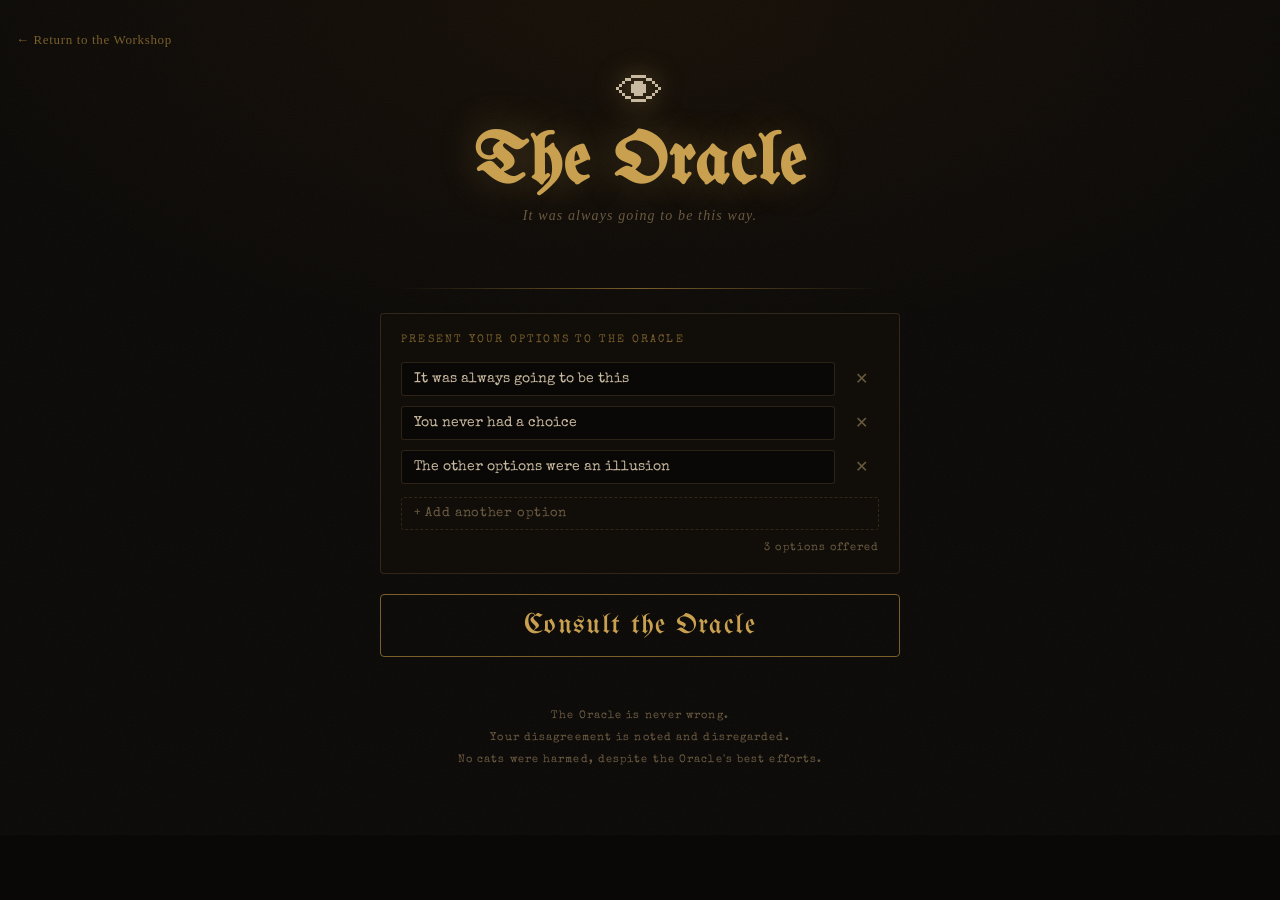
<file: tools/oracle/index.html>
<!doctype html>
<html lang="en">
<head>
  <meta charset="utf-8" />
  <meta name="viewport" content="width=device-width,initial-scale=1" />
  <title>The Oracle — Ryan's Workshop</title>
  <link rel="preconnect" href="https://fonts.googleapis.com">
  <link rel="preconnect" href="https://fonts.gstatic.com" crossorigin>
  <link href="https://fonts.googleapis.com/css2?family=UnifrakturMaguntia&family=Special+Elite&family=IM+Fell+English:ital@0;1&display=swap" rel="stylesheet">
  <style>
    *, *::before, *::after { box-sizing: border-box; margin: 0; padding: 0; }

    :root {
      --bg:        #0a0806;
      --surface:   #110e0a;
      --border:    rgba(180,140,80,0.2);
      --gold:      #c8a050;
      --gold-dim:  #7a5f2a;
      --amber:     #e8901a;
      --text:      #c8baa0;
      --text-dim:  #6a5a40;
      --danger:    #8b1a1a;
    }

    html, body {
      min-height: 100%;
      background: var(--bg);
      color: var(--text);
      font-family: 'IM Fell English', Georgia, serif;
    }

    body {
      display: flex;
      flex-direction: column;
      align-items: center;
      padding: 32px 16px 64px;
      gap: 0;
      /* subtle noise texture */
      background-image:
        radial-gradient(ellipse 80% 60% at 50% 0%, rgba(180,100,10,0.07) 0%, transparent 70%),
        url("data:image/svg+xml,%3Csvg xmlns='http://www.w3.org/2000/svg' width='200' height='200'%3E%3Cfilter id='n'%3E%3CfeTurbulence type='fractalNoise' baseFrequency='0.75' numOctaves='4' stitchTiles='stitch'/%3E%3C/filter%3E%3Crect width='200' height='200' filter='url(%23n)' opacity='0.04'/%3E%3C/svg%3E");
    }

    /* ── Home link ── */


    /* ── Header ── */
    .header {
      text-align: center;
      margin-bottom: 40px;
    }

    .eyeIcon {
      font-size: 48px;
      line-height: 1;
      margin-bottom: 12px;
      display: block;
      filter: drop-shadow(0 0 12px rgba(200,160,80,0.5));
      animation: pulseEye 4s ease-in-out infinite;
    }

    @keyframes pulseEye {
      0%, 100% { filter: drop-shadow(0 0 8px rgba(200,160,80,0.3)); }
      50%       { filter: drop-shadow(0 0 20px rgba(200,160,80,0.7)); }
    }

    h1 {
      font-family: 'UnifrakturMaguntia', cursive;
      font-size: clamp(42px, 8vw, 72px);
      color: var(--gold);
      letter-spacing: 0.02em;
      line-height: 1;
      text-shadow: 0 0 40px rgba(200,160,80,0.3);
    }

    .tagline {
      font-family: 'IM Fell English', Georgia, serif;
      font-style: italic;
      font-size: 14px;
      color: var(--text-dim);
      margin-top: 8px;
      letter-spacing: 0.08em;
    }

    /* ── Divider ── */
    .divider {
      width: 100%;
      max-width: 480px;
      height: 1px;
      background: linear-gradient(to right, transparent, var(--gold-dim), transparent);
      margin: 24px auto;
    }

    /* ── Main layout ── */
    .homeLink {
      align-self: flex-start;
      text-decoration: none;
      font-family: 'IM Fell English', Georgia, serif;
      font-size: 13px;
      color: var(--gold-dim);
      letter-spacing: 0.05em;
      transition: color 0.2s;
      margin-bottom: 20px;
    }
    .homeLink:hover { color: var(--gold); text-decoration: underline; }

    .wrap {
      width: 100%;
      max-width: 520px;
      display: flex;
      flex-direction: column;
      gap: 20px;
    }

    /* ── Options panel ── */
    .panel {
      background: var(--surface);
      border: 1px solid var(--border);
      border-radius: 4px;
      padding: 20px;
      display: flex;
      flex-direction: column;
      gap: 12px;
    }

    .panelTitle {
      font-family: 'Special Elite', monospace;
      font-size: 11px;
      letter-spacing: 0.2em;
      text-transform: uppercase;
      color: var(--gold-dim);
      margin-bottom: 4px;
    }

    .optionsList {
      display: flex;
      flex-direction: column;
      gap: 8px;
      max-height: 260px;
      overflow-y: auto;
    }

    .optionRow {
      display: flex;
      gap: 8px;
      align-items: center;
    }

    .optionRow input[type="text"] {
      flex: 1;
      background: var(--bg);
      border: 1px solid var(--border);
      border-radius: 3px;
      padding: 9px 12px;
      font-family: 'Special Elite', monospace;
      font-size: 14px;
      color: var(--text);
      min-width: 0;
      transition: border-color 0.2s;
    }
    .optionRow input[type="text"]::placeholder { color: var(--text-dim); }
    .optionRow input[type="text"]:focus {
      outline: none;
      border-color: var(--gold-dim);
    }

    .removeBtn {
      background: transparent;
      border: 1px solid transparent;
      border-radius: 3px;
      color: var(--text-dim);
      font-size: 16px;
      cursor: pointer;
      padding: 6px 10px;
      min-height: 36px;
      min-width: 36px;
      line-height: 1;
      transition: color 0.2s, border-color 0.2s;
    }
    .removeBtn:hover { color: #c04040; border-color: rgba(192,64,64,0.3); }

    .addBtn {
      background: transparent;
      border: 1px dashed var(--border);
      border-radius: 3px;
      color: var(--text-dim);
      font-family: 'Special Elite', monospace;
      font-size: 13px;
      letter-spacing: 0.05em;
      padding: 9px 12px;
      cursor: pointer;
      text-align: left;
      transition: color 0.2s, border-color 0.2s;
    }
    .addBtn:hover { color: var(--gold); border-color: var(--gold-dim); }

    .optionCount {
      font-family: 'Special Elite', monospace;
      font-size: 11px;
      color: var(--text-dim);
      letter-spacing: 0.1em;
      text-align: right;
    }

    /* ── Consult button ── */
    #consultBtn {
      width: 100%;
      padding: 16px;
      background: transparent;
      border: 1px solid var(--gold-dim);
      border-radius: 4px;
      color: var(--gold);
      font-family: 'UnifrakturMaguntia', cursive;
      font-size: 28px;
      letter-spacing: 0.05em;
      cursor: pointer;
      transition: background 0.3s, border-color 0.3s, box-shadow 0.3s;
      position: relative;
      overflow: hidden;
    }
    #consultBtn::before {
      content: '';
      position: absolute;
      inset: 0;
      background: radial-gradient(ellipse at 50% 120%, rgba(200,160,80,0.12), transparent 70%);
      opacity: 0;
      transition: opacity 0.3s;
    }
    #consultBtn:hover:not(:disabled)::before { opacity: 1; }
    #consultBtn:hover:not(:disabled) {
      border-color: var(--gold);
      box-shadow: 0 0 20px rgba(200,160,80,0.15), inset 0 0 20px rgba(200,160,80,0.05);
    }
    #consultBtn:disabled { opacity: 0.35; cursor: default; }

    /* ── Oracle stage ── */
    #stage {
      display: none;
      flex-direction: column;
      align-items: center;
      gap: 0;
    }
    #stage.active { display: flex; }

    /* Cycling display */
    #cycler {
      font-family: 'Special Elite', monospace;
      font-size: clamp(22px, 5vw, 32px);
      color: var(--amber);
      text-align: center;
      min-height: 2.2em;
      display: flex;
      align-items: center;
      justify-content: center;
      padding: 16px;
      width: 100%;
      letter-spacing: 0.04em;
      text-shadow: 0 0 20px rgba(232,144,26,0.5);
      transition: opacity 0.05s;
      word-break: break-word;
    }

    /* Final verdict */
    #verdict {
      display: none;
      flex-direction: column;
      align-items: center;
      gap: 16px;
      padding: 28px 20px;
      width: 100%;
      text-align: center;
      animation: burnIn 0.6s ease-out forwards;
    }

    @keyframes burnIn {
      0%   { opacity: 0; filter: brightness(3); }
      30%  { opacity: 1; filter: brightness(2); }
      100% { opacity: 1; filter: brightness(1); }
    }

    .verdictLabel {
      font-family: 'Special Elite', monospace;
      font-size: 10px;
      letter-spacing: 0.25em;
      text-transform: uppercase;
      color: var(--text-dim);
    }

    .verdictAnswer {
      font-family: 'UnifrakturMaguntia', cursive;
      font-size: clamp(36px, 8vw, 60px);
      color: var(--gold);
      line-height: 1.1;
      text-shadow: 0 0 30px rgba(200,160,80,0.5), 0 0 60px rgba(200,160,80,0.2);
      word-break: break-word;
    }

    .verdictSubtext {
      font-family: 'IM Fell English', Georgia, serif;
      font-style: italic;
      font-size: 15px;
      color: var(--text-dim);
      max-width: 360px;
      line-height: 1.5;
    }

    /* Again button */
    #againBtn {
      display: none;
      background: transparent;
      border: 1px solid var(--border);
      border-radius: 3px;
      color: var(--text-dim);
      font-family: 'Special Elite', monospace;
      font-size: 12px;
      letter-spacing: 0.1em;
      padding: 10px 20px;
      cursor: pointer;
      margin-top: 8px;
      transition: color 0.2s, border-color 0.2s;
    }
    #againBtn:hover { color: var(--gold); border-color: var(--gold-dim); }

    /* Flash overlay */
    #flash {
      position: fixed;
      inset: 0;
      background: #fff;
      opacity: 0;
      pointer-events: none;
      z-index: 999;
      transition: opacity 0.05s;
    }

    /* ── Footer ── */
    .footer {
      margin-top: 48px;
      font-family: 'Special Elite', monospace;
      font-size: 11px;
      letter-spacing: 0.1em;
      color: var(--text-dim);
      text-align: center;
      line-height: 2;
    }

    /* ── Mobile ── */
    @media (max-width: 520px) {
      body { padding: 20px 12px 48px; }
      h1 { font-size: 48px; }
      #consultBtn { font-size: 24px; padding: 14px; }
    }

    @media (prefers-reduced-motion: reduce) {
      .eyeIcon { animation: none; }
      @keyframes burnIn { from { opacity:1; filter:none; } }
    }
  </style>
</head>
<body>

  <a href="/" class="homeLink">← Return to the Workshop</a>

  <div class="header">
    <span class="eyeIcon">👁</span>
    <h1>The Oracle</h1>
    <p class="tagline">It was always going to be this way.</p>
  </div>

  <div class="divider"></div>

  <div class="wrap">

    <!-- Options input -->
    <div class="panel" id="inputPanel">
      <div class="panelTitle">Present your options to the Oracle</div>
      <div class="optionsList" id="optionsList"></div>
      <button class="addBtn" id="addBtn">+ Add another option</button>
      <div class="optionCount" id="optionCount"></div>
    </div>

    <!-- Consult button -->
    <button id="consultBtn">Consult the Oracle</button>

    <!-- Oracle stage -->
    <div class="panel" id="stage">
      <div id="cycler"></div>
      <div id="verdict">
        <div class="verdictLabel">The Oracle has decreed</div>
        <div class="verdictAnswer" id="verdictAnswer"></div>
        <div class="verdictSubtext" id="verdictSubtext"></div>
      </div>
      <button id="againBtn">Consult again</button>
    </div>

  </div>

  <div class="footer">
    The Oracle is never wrong.<br/>
    Your disagreement is noted and disregarded.<br/>
    No cats were harmed, despite the Oracle's best efforts.
  </div>

  <!-- Flash overlay -->
  <div id="flash"></div>

  <script>
    // ── Deadpan verdict subtexts ──
    const SUBTEXTS = [
      "It was always going to be this way.",
      "The Oracle has spoken. Dispute this at your peril.",
      "Resistance is noted and disregarded.",
      "Did you truly need confirmation? The Oracle is disappointed.",
      "Some doors, once opened, cannot be closed.",
      "The other options never stood a chance.",
      "You already knew. You simply needed permission.",
      "Fate is not a suggestion.",
      "The Oracle does not explain itself.",
      "Consider this matter closed.",
      "Your hesitation was noted. It changed nothing.",
      "This was foretold. Probably.",
      "The Oracle has many powers. Caring about your feelings is not one of them.",
      "Act accordingly.",
      "You may now proceed with your life.",
    ];

    // ── State ──
    let options = ["It was always going to be this", "You never had a choice", "The other options were an illusion"];
    let consulting = false;

    // ── DOM ──
    const optionsList  = document.getElementById("optionsList");
    const addBtn       = document.getElementById("addBtn");
    const optionCount  = document.getElementById("optionCount");
    const consultBtn   = document.getElementById("consultBtn");
    const stage        = document.getElementById("stage");
    const cycler       = document.getElementById("cycler");
    const verdict      = document.getElementById("verdict");
    const verdictAnswer= document.getElementById("verdictAnswer");
    const verdictSubtext = document.getElementById("verdictSubtext");
    const againBtn     = document.getElementById("againBtn");
    const flash        = document.getElementById("flash");
    const inputPanel   = document.getElementById("inputPanel");

    // ── Render options list ──
    function renderOptions() {
      optionsList.innerHTML = "";
      options.forEach((opt, i) => {
        const row = document.createElement("div");
        row.className = "optionRow";

        const input = document.createElement("input");
        input.type = "text";
        input.value = opt;
        input.placeholder = "Enter an option…";
        input.maxLength = 50;
        input.addEventListener("input", () => { options[i] = input.value; updateCount(); });
        input.addEventListener("keydown", e => { if (e.key === "Enter") addOption(); });

        const rem = document.createElement("button");
        rem.className = "removeBtn";
        rem.textContent = "✕";
        rem.title = "Remove";
        rem.addEventListener("click", () => { options.splice(i, 1); renderOptions(); });

        row.appendChild(input);
        row.appendChild(rem);
        optionsList.appendChild(row);
      });
      updateCount();
    }

    function updateCount() {
      const filled = options.filter(o => o.trim()).length;
      optionCount.textContent = filled < 2
        ? `${filled} option${filled === 1 ? "" : "s"} — the Oracle requires at least two`
        : `${filled} option${filled === 1 ? "" : "s"} offered`;
      consultBtn.disabled = filled < 2;
    }

    function addOption() {
      options.push("");
      renderOptions();
      const inputs = optionsList.querySelectorAll("input");
      if (inputs.length) inputs[inputs.length - 1].focus();
    }

    addBtn.addEventListener("click", addOption);

    // ── The consultation ──
    consultBtn.addEventListener("click", startConsultation);
    againBtn.addEventListener("click", resetStage);

    function startConsultation() {
      if (consulting) return;
      const filled = options.filter(o => o.trim());
      if (filled.length < 2) return;

      consulting = true;
      consultBtn.disabled = true;

      // Show stage, hide verdict
      stage.classList.add("active");
      verdict.style.display = "none";
      againBtn.style.display = "none";
      cycler.style.opacity = "1";
      cycler.textContent = "";

      // Scroll to stage
      stage.scrollIntoView({ behavior: "smooth", block: "center" });

      // Pick winner now (secretly)
      const winner = filled[Math.floor(Math.random() * filled.length)];

      // Cycling animation: fast → slow → stop
      const totalDuration = 2800;
      const startTime = performance.now();
      let lastSwitch = 0;

      function getInterval(elapsed) {
        // Start at 60ms, slow to 380ms over the duration
        const t = Math.min(elapsed / totalDuration, 1);
        const ease = t < 0.5 ? 4*t*t*t : 1 - Math.pow(-2*t+2,3)/2; // ease-in-out cubic
        return 60 + ease * 320;
      }

      function cycle(now) {
        const elapsed = now - startTime;
        if (elapsed >= totalDuration) {
          // Final flash and reveal
          doFlash(() => showVerdict(winner));
          return;
        }
        const interval = getInterval(elapsed);
        if (now - lastSwitch >= interval) {
          // Pick a random option (avoid showing winner too early)
          const pool = filled.filter(o => elapsed < totalDuration * 0.8 ? o !== winner : true);
          const shown = pool[Math.floor(Math.random() * pool.length)];
          cycler.textContent = shown;
          cycler.style.opacity = "0.6";
          setTimeout(() => { cycler.style.opacity = "1"; }, 20);
          lastSwitch = now;
        }
        requestAnimationFrame(cycle);
      }
      requestAnimationFrame(cycle);
    }

    function doFlash(callback) {
      flash.style.transition = "none";
      flash.style.opacity = "0.9";
      setTimeout(() => {
        flash.style.transition = "opacity 0.4s ease-out";
        flash.style.opacity = "0";
        callback();
      }, 60);
    }

    function showVerdict(winner) {
      cycler.style.opacity = "0";
      verdictAnswer.textContent = winner;
      verdictSubtext.textContent = SUBTEXTS[Math.floor(Math.random() * SUBTEXTS.length)];
      verdict.style.display = "flex";
      againBtn.style.display = "inline-block";
      consulting = false;
    }

    function resetStage() {
      stage.classList.remove("active");
      verdict.style.display = "none";
      againBtn.style.display = "none";
      cycler.textContent = "";
      consultBtn.disabled = false;
      inputPanel.scrollIntoView({ behavior: "smooth", block: "start" });
    }

    // ── Keyboard: Enter to consult ──
    document.addEventListener("keydown", e => {
      if (e.key === "Enter" && document.activeElement.tagName !== "INPUT" && !consulting) {
        consultBtn.click();
      }
    });

    // ── Init ──
    renderOptions();
  </script>
</body>
</html>
</file>
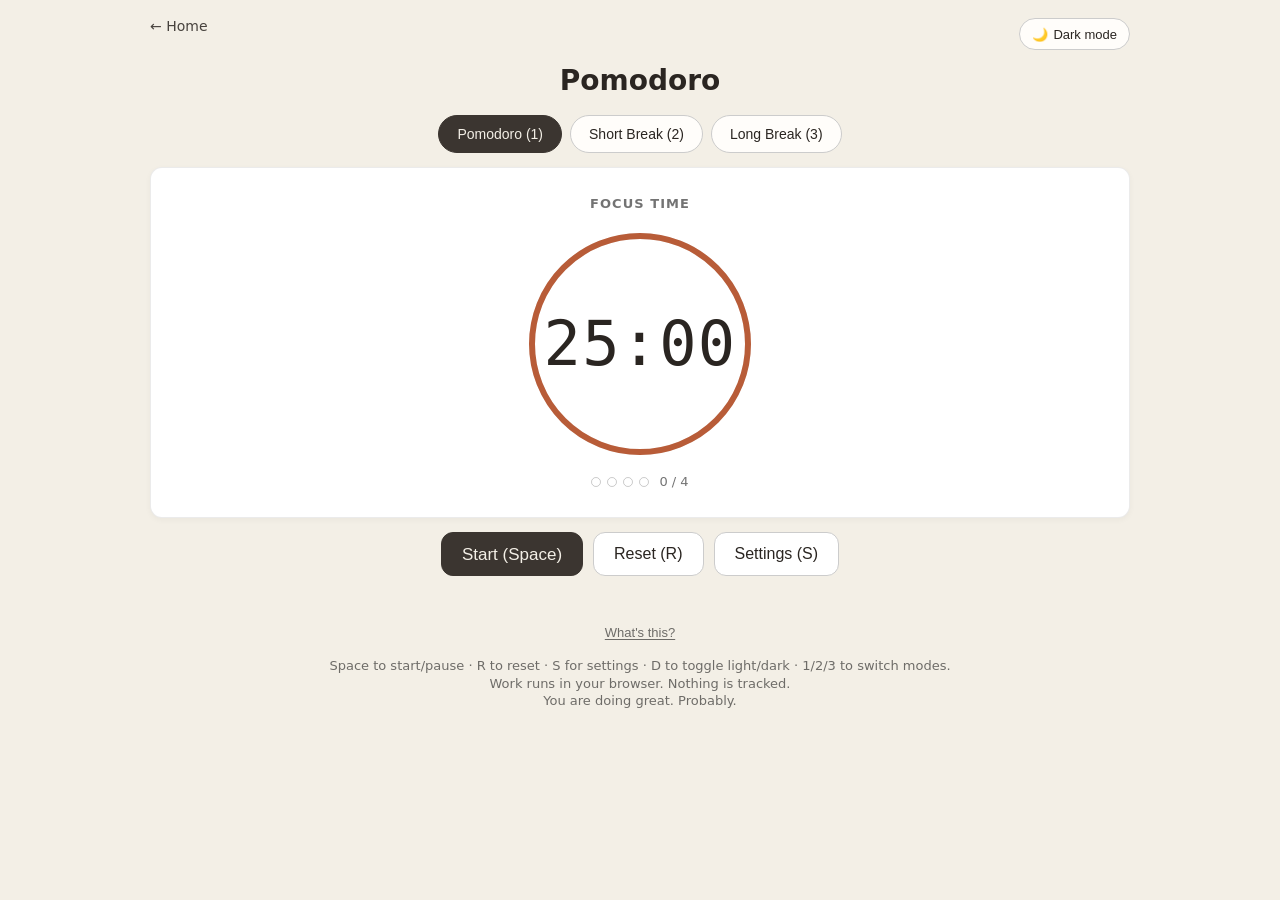
<file: tools/pomodoro/index.html>
<!doctype html>
<html lang="en">
<head>
  <meta charset="utf-8" />
  <link rel="icon" href="/favicon.ico" sizes="any">
  <link rel="icon" type="image/png" sizes="32x32" href="/favicon-32x32.png">
  <link rel="icon" type="image/png" sizes="16x16" href="/favicon-16x16.png">
  <link rel="manifest" href="/site.webmanifest">
  <meta name="viewport" content="width=device-width,initial-scale=1" />
  <title>Pomodoro — Ryan's Workshop</title>
  <link rel="stylesheet" href="/assets/site.css">
  <style>

  /* ── Theme tokens ── */
  :root {
    --bg:            #f3efe6;
    --surface:       #ffffff;
    --surface-alt:   #fffdfa;
    --border:        rgba(0,0,0,0.08);
    --border-btn:    #ccc;
    --text:          #2a2521;
    --text-muted:    rgba(0,0,0,0.55);
    --tab-hover:     #f0ece3;
    --btn-hover:     #f9f6f1;
    --primary-bg:    #3b3530;
    --primary-fg:    #f3efe6;
    --primary-hover: #2a2521;
    --ring-bg:       rgba(0,0,0,0.07);
    --dot-border:    rgba(0,0,0,0.2);
    --input-bg:      #fffdfa;
    --shadow:        0 2px 6px rgba(0,0,0,0.04);
    --explainer-bg:  #f9f6f1;
  }

  html[data-theme="dark"] {
    --bg:            #1a1714;
    --surface:       #252220;
    --surface-alt:   #2e2b28;
    --border:        rgba(255,255,255,0.08);
    --border-btn:    rgba(255,255,255,0.15);
    --text:          #ede8df;
    --text-muted:    rgba(255,255,255,0.5);
    --tab-hover:     #332f2b;
    --btn-hover:     #302d2a;
    --primary-bg:    #e8e2d9;
    --primary-fg:    #2a2521;
    --primary-hover: #cfc9bf;
    --ring-bg:       rgba(255,255,255,0.09);
    --dot-border:    rgba(255,255,255,0.25);
    --input-bg:      #2e2b28;
    --shadow:        0 2px 8px rgba(0,0,0,0.3);
    --explainer-bg:  #2a2724;
  }

  body { background: var(--bg); color: var(--text); transition: background 0.2s, color 0.2s; }

  .card {
    background: var(--surface);
    border-color: var(--border);
    box-shadow: var(--shadow);
  }

  .homeLink { justify-self: start; color: var(--text); }
  h1 { margin: 0 0 4px 0; color: var(--text); }

  /* ── Top row ── */
  .topRow {
    width: 100%;
    display: flex;
    justify-content: space-between;
    align-items: center;
  }

  .themeToggle {
    background: var(--surface-alt);
    border: 1px solid var(--border-btn);
    border-radius: 999px;
    padding: 5px 12px;
    font-size: 13px;
    cursor: pointer;
    color: var(--text);
    display: flex;
    align-items: center;
    gap: 5px;
    min-height: 32px;
    transition: background 0.15s;
  }
  .themeToggle:hover  { background: var(--tab-hover); }
  .themeToggle:active { transform: translateY(1px); }

  /* ── Mode tabs ── */
  .tabs {
    display: flex;
    gap: 8px;
    flex-wrap: wrap;
    justify-content: center;
  }
  .tab {
    padding: 8px 18px;
    border-radius: 999px;
    border: 1px solid var(--border-btn);
    background: var(--surface-alt);
    color: var(--text);
    font-size: 14px;
    cursor: pointer;
    transition: background 0.15s, border-color 0.15s;
    min-height: 38px;
  }
  .tab:hover { background: var(--tab-hover); }
  .tab.active {
    background: var(--primary-bg);
    color: var(--primary-fg);
    border-color: var(--primary-bg);
  }
  .tab:active { transform: translateY(1px); }

  /* ── Clock card ── */
  .clockWrap {
    width: 100%;
    display: flex;
    flex-direction: column;
    align-items: center;
    gap: 10px;
    padding: 28px 20px;
  }

  .modeLabel {
    font-size: 13px;
    color: var(--text-muted);
    letter-spacing: 0.08em;
    text-transform: uppercase;
    font-weight: 600;
    min-height: 1.4em;
  }

  .ringWrap {
    position: relative;
    width: 240px;
    height: 240px;
    display: flex;
    align-items: center;
    justify-content: center;
  }

  .ringWrap svg {
    position: absolute;
    top: 0; left: 0;
    transform: rotate(-90deg);
    pointer-events: none;
  }

  .ringBg { stroke: var(--ring-bg); fill: none; }

  .ringFg {
    fill: none;
    stroke: #b85c38;
    stroke-linecap: round;
    transition: stroke-dashoffset 1s linear, stroke 0.4s;
  }
  .ringFg.break     { stroke: #4a7c59; }
  .ringFg.longbreak { stroke: #3a6b8a; }

  .clock {
    position: absolute;
    top: 50%;
    left: 50%;
    transform: translate(-50%, -50%);
    font-size: 62px;
    font-variant-numeric: tabular-nums;
    font-weight: 300;
    letter-spacing: 0.02em;
    line-height: 1;
    color: var(--text);
    font-family: ui-monospace, SFMono-Regular, Menlo, Consolas, monospace;
    white-space: nowrap;
  }

  /* ── Session dots ── */
  .sessionRow {
    display: flex;
    align-items: center;
    gap: 10px;
    font-size: 13px;
    color: var(--text-muted);
  }
  .dots { display: flex; gap: 6px; }
  .dot {
    width: 10px;
    height: 10px;
    border-radius: 50%;
    border: 1.5px solid var(--dot-border);
    background: transparent;
    transition: background 0.3s;
  }
  .dot.filled { background: #b85c38; border-color: #b85c38; }

  /* ── Break prompt ── */
  .breakPrompt {
    display: none;
    flex-direction: column;
    align-items: center;
    gap: 10px;
    width: 100%;
    padding: 16px 20px;
    text-align: center;
  }
  .breakPrompt.visible { display: flex; }
  .breakPrompt p {
    margin: 0;
    font-size: 15px;
    color: var(--text);
  }
  .breakPromptBtns {
    display: flex;
    gap: 10px;
    flex-wrap: wrap;
    justify-content: center;
  }
  .btnBreak {
    font-size: 14px;
    padding: 8px 18px;
    min-height: 38px;
    border-radius: 999px;
  }

  /* ── Controls ── */
  .controls {
    display: flex;
    gap: 10px;
    flex-wrap: wrap;
    justify-content: center;
  }

  button {
    padding: 10px 20px;
    cursor: pointer;
    border: 1px solid var(--border-btn);
    background: var(--surface);
    color: var(--text);
    border-radius: 12px;
    font-size: 16px;
    line-height: 1;
    min-height: 44px;
    transition: background 0.15s;
  }
  button:active { transform: translateY(1px); }
  button:hover  { background: var(--btn-hover); }

  .btnPrimary {
    background: var(--primary-bg);
    color: var(--primary-fg);
    border-color: var(--primary-bg);
    min-width: 110px;
    font-size: 17px;
  }
  .btnPrimary:hover { background: var(--primary-hover); border-color: var(--primary-hover); }

  /* ── Status ── */
  .status {
    font-size: 13px;
    color: var(--text-muted);
    text-align: center;
    min-height: 1.4em;
    line-height: 1.35;
  }

  /* ── Settings panel ── */
  .settingsGrid {
    display: grid;
    grid-template-columns: 1fr 1fr 1fr;
    gap: 10px;
    width: 100%;
  }
  .settingItem {
    display: flex;
    flex-direction: column;
    gap: 5px;
    align-items: center;
  }
  .settingItem label {
    font-size: 12px;
    color: var(--text-muted);
    text-align: center;
    line-height: 1.3;
  }
  .settingItem input[type="number"] {
    width: 70px;
    padding: 6px 8px;
    border: 1px solid var(--border-btn);
    border-radius: 8px;
    font-size: 15px;
    text-align: center;
    background: var(--input-bg);
    color: var(--text);
    font-family: ui-monospace, SFMono-Regular, Menlo, Consolas, monospace;
  }
  .settingItem input[type="number"]:focus {
    outline: 2px solid #b85c38;
    outline-offset: 1px;
  }
  .settingsFooter {
    display: flex;
    justify-content: space-between;
    align-items: center;
    margin-top: 14px;
    flex-wrap: wrap;
    gap: 10px;
  }
  .notifRow {
    display: flex;
    align-items: center;
    gap: 8px;
    font-size: 13px;
    color: var(--text-muted);
    cursor: pointer;
    user-select: none;
  }
  .notifRow input[type="checkbox"] { cursor: pointer; width: 15px; height: 15px; accent-color: #b85c38; }
  .applyBtn { font-size: 14px; padding: 8px 16px; min-height: 36px; }

  /* ── Explainer ── */
  .explainerToggle {
    background: none;
    border: none;
    color: var(--text-muted);
    font-size: 13px;
    cursor: pointer;
    padding: 4px 0;
    min-height: unset;
    text-decoration: underline;
    text-underline-offset: 2px;
    display: block;
    width: fit-content;
    margin: 0 auto;
  }
  .explainerToggle:hover { background: none; color: var(--text); }
  .explainerToggle:active { transform: none; }

  .explainer {
    display: none;
    width: 100%;
    background: var(--explainer-bg);
    border: 1px solid var(--border);
    border-radius: 12px;
    padding: 16px 18px;
    font-size: 14px;
    line-height: 1.6;
    color: var(--text);
  }
  .explainer.visible { display: block; }
  .explainer p { margin: 0 0 10px 0; }
  .explainer p:last-child { margin: 0; }
  .explainer strong { font-weight: 650; }

  /* ── Hint ── */
  .hint {
    font-size: 13px;
    color: var(--text-muted);
    line-height: 1.35;
    text-align: center;
  }
  .kbdHint { display: inline; }

  /* ── Mobile ── */
  @media (max-width: 720px) {
    h1 { font-size: 22px; }
    .clock { font-size: 52px; }
    .ringWrap { width: 200px; height: 200px; }
    .ringWrap svg { width: 200px; height: 200px; }
    .settingsGrid { gap: 8px; }
    .settingItem input[type="number"] { width: 60px; font-size: 14px; }
    .kbdHint { display: none; }
    button { min-height: 40px; }
  }

  @media (prefers-reduced-motion: reduce) {
    button:active       { transform: none; }
    .tab:active         { transform: none; }
    .themeToggle:active { transform: none; }
    .clock.tick         { animation: none; }
    .ringFg             { transition: none; }
  }
  </style>
</head>
<body>
  <div class="wrap">

    <!-- Top row -->
    <div class="topRow">
      <a href="/" class="homeLink">← Home</a>
      <button class="themeToggle" id="themeToggle" aria-label="Switch to dark mode">
        <span id="themeIcon">🌙</span>
        <span id="themeLabel" class="kbdHint">Dark mode</span>
      </button>
    </div>

    <h1>Pomodoro</h1>

    <!-- Mode tabs -->
    <div class="tabs" role="tablist" aria-label="Timer mode">
      <button class="tab active" data-mode="pomodoro" role="tab" aria-selected="true">Pomodoro<span class="kbdHint"> (1)</span></button>
      <button class="tab" data-mode="short"    role="tab" aria-selected="false">Short Break<span class="kbdHint"> (2)</span></button>
      <button class="tab" data-mode="long"     role="tab" aria-selected="false">Long Break<span class="kbdHint"> (3)</span></button>
    </div>

    <!-- Clock card -->
    <div class="card clockWrap">
      <div class="modeLabel" id="modeLabel">Focus time</div>

      <div class="ringWrap" aria-hidden="true">
        <svg viewBox="0 0 240 240" width="240" height="240">
          <circle class="ringBg" cx="120" cy="120" r="108" stroke-width="6"/>
          <circle class="ringFg" id="ringFg" cx="120" cy="120" r="108" stroke-width="6"
            stroke-dasharray="678.6" stroke-dashoffset="0"/>
        </svg>
        <div class="clock" id="clock" aria-live="off">25:00</div>
      </div>

      <!-- Session dots -->
      <div class="sessionRow">
        <div class="dots" id="dots" aria-label="Sessions completed"></div>
        <span id="sessionCount" style="font-variant-numeric:tabular-nums;">0 / 4</span>
      </div>
    </div>

    <!-- Break prompt (shown after a focus session ends) -->
    <div class="card breakPrompt" id="breakPrompt" role="status">
      <p id="breakPromptMsg">Session done. Ready for a break?</p>
      <div class="breakPromptBtns">
        <button class="btnBreak" id="startShortBreak">Short Break (5 min)</button>
        <button class="btnBreak" id="startLongBreak">Long Break (15 min)</button>
        <button class="btnBreak" id="dismissBreak" style="opacity:0.7;">Skip</button>
      </div>
    </div>

    <!-- Controls -->
    <div class="controls">
      <button class="btnPrimary" id="startStop" aria-label="Start timer">Start<span class="kbdHint"> (Space)</span></button>
      <button id="resetBtn"        aria-label="Reset timer">Reset<span class="kbdHint"> (R)</span></button>
      <button id="toggleSettings"  aria-label="Toggle settings">Settings<span class="kbdHint"> (S)</span></button>
    </div>

    <div class="status" id="status" aria-live="polite"></div>

    <!-- Settings card -->
    <div class="card" id="settingsPanel" style="display:none; width:100%;">
      <div style="font-weight:600; margin-bottom:10px; font-size:15px;">Durations (minutes)</div>
      <div class="settingsGrid">
        <div class="settingItem">
          <label for="setPomo">Pomodoro</label>
          <input type="number" id="setPomo" min="1" max="99" value="25">
        </div>
        <div class="settingItem">
          <label for="setShort">Short Break</label>
          <input type="number" id="setShort" min="1" max="99" value="5">
        </div>
        <div class="settingItem">
          <label for="setLong">Long Break</label>
          <input type="number" id="setLong" min="1" max="99" value="15">
        </div>
      </div>
      <div class="settingsFooter">
        <label class="notifRow" id="notifLabel">
          <input type="checkbox" id="notifToggle"> Desktop notifications
        </label>
        <button class="applyBtn" id="applySettings">Apply</button>
      </div>
    </div>

    <div class="explainer" id="explainer" aria-hidden="true">
      <p>The <strong>Pomodoro Technique</strong> is a simple way to work without turning into a puddle. The idea: focus hard for 25 minutes, then take a short break. Repeat four times, then take a longer break. That's one full cycle.</p>
      <p>The name comes from a tomato-shaped kitchen timer. Yes, really. No, it doesn't matter.</p>
      <p><strong>How to use this one:</strong> Hit Start, do your thing, and when the timer ends it'll ask if you want a short or long break. The dots below the clock track how many sessions you've done in the current cycle.</p>
      <p><strong>Keyboard shortcuts:</strong> Space to start/pause · R to reset · S for settings · D to toggle light/dark · 1 for Pomodoro · 2 for Short Break · 3 for Long Break.</p>
    </div>

    <button class="explainerToggle" id="explainerToggle" aria-expanded="false">What's this?</button>

    <div class="hint">
      <span class="kbdHint">Space to start/pause · R to reset · S for settings · D to toggle light/dark · 1/2/3 to switch modes.<br/></span>
      Work runs in your browser. Nothing is tracked.<br/>
      You are doing great. Probably.
    </div>
  </div>

  <script>
    // ── Theme ──
    const root        = document.documentElement;
    const themeToggle = document.getElementById('themeToggle');
    const themeIcon   = document.getElementById('themeIcon');
    const themeLabel  = document.getElementById('themeLabel');
    let dark = window.matchMedia('(prefers-color-scheme: dark)').matches;

    function applyTheme() {
      root.setAttribute('data-theme', dark ? 'dark' : 'light');
      themeIcon.textContent  = dark ? '☀️' : '🌙';
      themeLabel.textContent = dark ? 'Light mode' : 'Dark mode';
      themeToggle.setAttribute('aria-label', dark ? 'Switch to light mode' : 'Switch to dark mode');
    }
    themeToggle.addEventListener('click', () => { dark = !dark; applyTheme(); });
    applyTheme();

    // ── Explainer toggle ──
    const explainerToggle = document.getElementById('explainerToggle');
    const explainer       = document.getElementById('explainer');
    explainerToggle.addEventListener('click', () => {
      const open = explainer.classList.toggle('visible');
      explainerToggle.setAttribute('aria-expanded', open);
      explainer.setAttribute('aria-hidden', !open);
      explainerToggle.textContent = open ? 'Got it, close this.' : "What's this?";
    });

    // ── Timer state ──
    const MODES = {
      pomodoro: { label: 'Focus time',  ringClass: '' },
      short:    { label: 'Short break', ringClass: 'break' },
      long:     { label: 'Long break',  ringClass: 'longbreak' },
    };

    let durations = { pomodoro: 25 * 60, short: 5 * 60, long: 15 * 60 };
    let mode      = 'pomodoro';
    let remaining = durations[mode];
    let totalSecs = durations[mode];
    let running   = false;
    let ticker    = null;
    let sessions  = 0;
    const MAX_SESSIONS = 4;

    // ── DOM refs ──
    const clockEl       = document.getElementById('clock');
    const modeLabelEl   = document.getElementById('modeLabel');
    const ringFg        = document.getElementById('ringFg');
    const startStopBtn  = document.getElementById('startStop');
    const statusEl      = document.getElementById('status');
    const dotsEl        = document.getElementById('dots');
    const sessionCount  = document.getElementById('sessionCount');
    const settingsPanel = document.getElementById('settingsPanel');
    const breakPrompt   = document.getElementById('breakPrompt');
    const breakPromptMsg= document.getElementById('breakPromptMsg');

    const CIRC = 2 * Math.PI * 108;

    // ── Render ──
    function fmt(s) {
      return `${Math.floor(s/60).toString().padStart(2,'0')}:${(s%60).toString().padStart(2,'0')}`;
    }

    function render() {
      clockEl.textContent = fmt(remaining);
      document.title = running ? `${fmt(remaining)} — Pomodoro` : "Pomodoro — Ryan's Workshop";

      const pct = totalSecs > 0 ? remaining / totalSecs : 0;
      ringFg.style.strokeDashoffset = CIRC * (1 - pct);
      ringFg.className = 'ringFg' + (MODES[mode].ringClass ? ' ' + MODES[mode].ringClass : '');

      modeLabelEl.textContent = MODES[mode].label;

      startStopBtn.childNodes[0].textContent = running ? 'Pause' : 'Start';
      startStopBtn.setAttribute('aria-label', running ? 'Pause timer' : 'Start timer');

      dotsEl.innerHTML = '';
      for (let i = 0; i < MAX_SESSIONS; i++) {
        const d = document.createElement('div');
        d.className = 'dot' + (i < sessions ? ' filled' : '');
        d.setAttribute('aria-label', i < sessions ? 'completed' : 'pending');
        dotsEl.appendChild(d);
      }
      sessionCount.textContent = `${sessions} / ${MAX_SESSIONS}`;
    }

    // ── Break prompt ──
    function showBreakPrompt(allDone) {
      const shortMins = Math.round(durations.short / 60);
      const longMins  = Math.round(durations.long  / 60);
      document.getElementById('startShortBreak').textContent = `Short Break (${shortMins} min)`;
      document.getElementById('startLongBreak').textContent  = `Long Break (${longMins} min)`;
      breakPromptMsg.textContent = allDone
        ? '🎉 Four sessions done. Long break? You earned it.'
        : `Session ${sessions} done. Ready for a break?`;
      breakPrompt.classList.add('visible');
    }

    function hideBreakPrompt() {
      breakPrompt.classList.remove('visible');
    }

    document.getElementById('startShortBreak').addEventListener('click', () => {
      hideBreakPrompt();
      switchMode('short');
      startStop();
    });
    document.getElementById('startLongBreak').addEventListener('click', () => {
      hideBreakPrompt();
      switchMode('long');
      startStop();
    });
    document.getElementById('dismissBreak').addEventListener('click', () => {
      hideBreakPrompt();
      setStatus('');
    });

    // ── Chime ──
    function chime() {
      try {
        const ctx = new (window.AudioContext || window.webkitAudioContext)();
        [[523.25, 0, 0.6], [659.25, 0.3, 0.5]].forEach(([freq, delay, gain]) => {
          const osc = ctx.createOscillator();
          const env = ctx.createGain();
          osc.connect(env); env.connect(ctx.destination);
          osc.type = 'sine'; osc.frequency.value = freq;
          env.gain.setValueAtTime(0, ctx.currentTime + delay);
          env.gain.linearRampToValueAtTime(gain * 0.18, ctx.currentTime + delay + 0.04);
          env.gain.exponentialRampToValueAtTime(0.0001, ctx.currentTime + delay + 1.2);
          osc.start(ctx.currentTime + delay);
          osc.stop(ctx.currentTime + delay + 1.3);
        });
      } catch(e) {}
    }

    // ── Desktop notifications ──
    let notifsEnabled = false;

    function notify(title, body) {
      if (!notifsEnabled || Notification.permission !== 'granted') return;
      try { new Notification(title, { body, icon: '/favicon-32x32.png' }); } catch(e) {}
    }

    document.getElementById('notifToggle').addEventListener('change', async (e) => {
      if (!e.target.checked) { notifsEnabled = false; return; }
      if (!('Notification' in window)) {
        e.target.checked = false;
        setStatus('Your browser doesn\'t support notifications.');
        return;
      }
      if (Notification.permission === 'granted') {
        notifsEnabled = true;
      } else if (Notification.permission !== 'denied') {
        const perm = await Notification.requestPermission();
        if (perm === 'granted') {
          notifsEnabled = true;
        } else {
          e.target.checked = false;
          setStatus('Notification permission denied.');
        }
      } else {
        e.target.checked = false;
        setStatus('Notifications are blocked. Check your browser settings.');
      }
    });

    // ── Timer logic ──
    function onComplete() {
      running = false; clearInterval(ticker); chime();

      if (mode === 'pomodoro') {
        sessions = Math.min(sessions + 1, MAX_SESSIONS);
        const allDone = sessions >= MAX_SESSIONS;
        notify('Pomodoro done!', allDone
          ? 'Four sessions complete. Time for a long break.'
          : `Session ${sessions} of ${MAX_SESSIONS} done. Take a short break.`);
        render();
        showBreakPrompt(allDone);
      } else {
        notify('Break over.', 'Time to get back to it.');
        setStatus('Break over. Back to it.');
        render();
      }
    }

    function startStop() {
      if (remaining === 0) return;
      running = !running;
      if (running) {
        hideBreakPrompt();
        setStatus('');
        ticker = setInterval(() => {
          remaining = Math.max(0, remaining - 1);
          render();
          if (remaining === 0) onComplete();
        }, 1000);
      } else {
        clearInterval(ticker);
        setStatus('Paused.');
      }
      render();
    }

    function reset() {
      running = false; clearInterval(ticker);
      remaining = durations[mode]; totalSecs = durations[mode];
      hideBreakPrompt();
      setStatus(''); render();
    }

    function switchMode(m) {
      running = false; clearInterval(ticker);
      mode = m; remaining = durations[mode]; totalSecs = durations[mode];
      hideBreakPrompt(); setStatus('');
      document.querySelectorAll('.tab').forEach(t => {
        const active = t.dataset.mode === m;
        t.classList.toggle('active', active);
        t.setAttribute('aria-selected', active);
      });
      render();
    }

    function setStatus(msg) { statusEl.textContent = msg; }

    // ── Settings ──
    document.getElementById('toggleSettings').addEventListener('click', () => {
      settingsPanel.style.display = settingsPanel.style.display === 'none' ? 'block' : 'none';
    });
    document.getElementById('applySettings').addEventListener('click', () => {
      const p = parseInt(document.getElementById('setPomo').value)  || 25;
      const s = parseInt(document.getElementById('setShort').value) || 5;
      const l = parseInt(document.getElementById('setLong').value)  || 15;
      durations = {
        pomodoro: Math.min(99, Math.max(1, p)) * 60,
        short:    Math.min(99, Math.max(1, s)) * 60,
        long:     Math.min(99, Math.max(1, l)) * 60,
      };
      reset(); setStatus('Settings applied.');
    });

    // ── Keyboard ──
    document.addEventListener('keydown', e => {
      const tag = e.target.tagName;
      const k = e.key.toLowerCase();
      // Always allow mode switching and theme, even if a button has focus
      if (k === '1') { e.target.blur(); switchMode('pomodoro'); return; }
      if (k === '2') { e.target.blur(); switchMode('short');    return; }
      if (k === '3') { e.target.blur(); switchMode('long');     return; }
      if (k === 'd') { dark = !dark; applyTheme(); return; }
      // Skip remaining shortcuts if an input is focused
      if (tag === 'INPUT') return;
      if (k === ' ' || k === 'spacebar') { e.preventDefault(); startStop(); }
      if (k === 'r') reset();
      if (k === 's') document.getElementById('toggleSettings').click();
    });

    document.getElementById('startStop').addEventListener('click', startStop);
    document.getElementById('resetBtn').addEventListener('click', reset);
    document.querySelectorAll('.tab').forEach(tab => {
      tab.addEventListener('click', () => switchMode(tab.dataset.mode));
    });

    // ── Init ──
    render();
  </script>
</body>
</html>
</file>
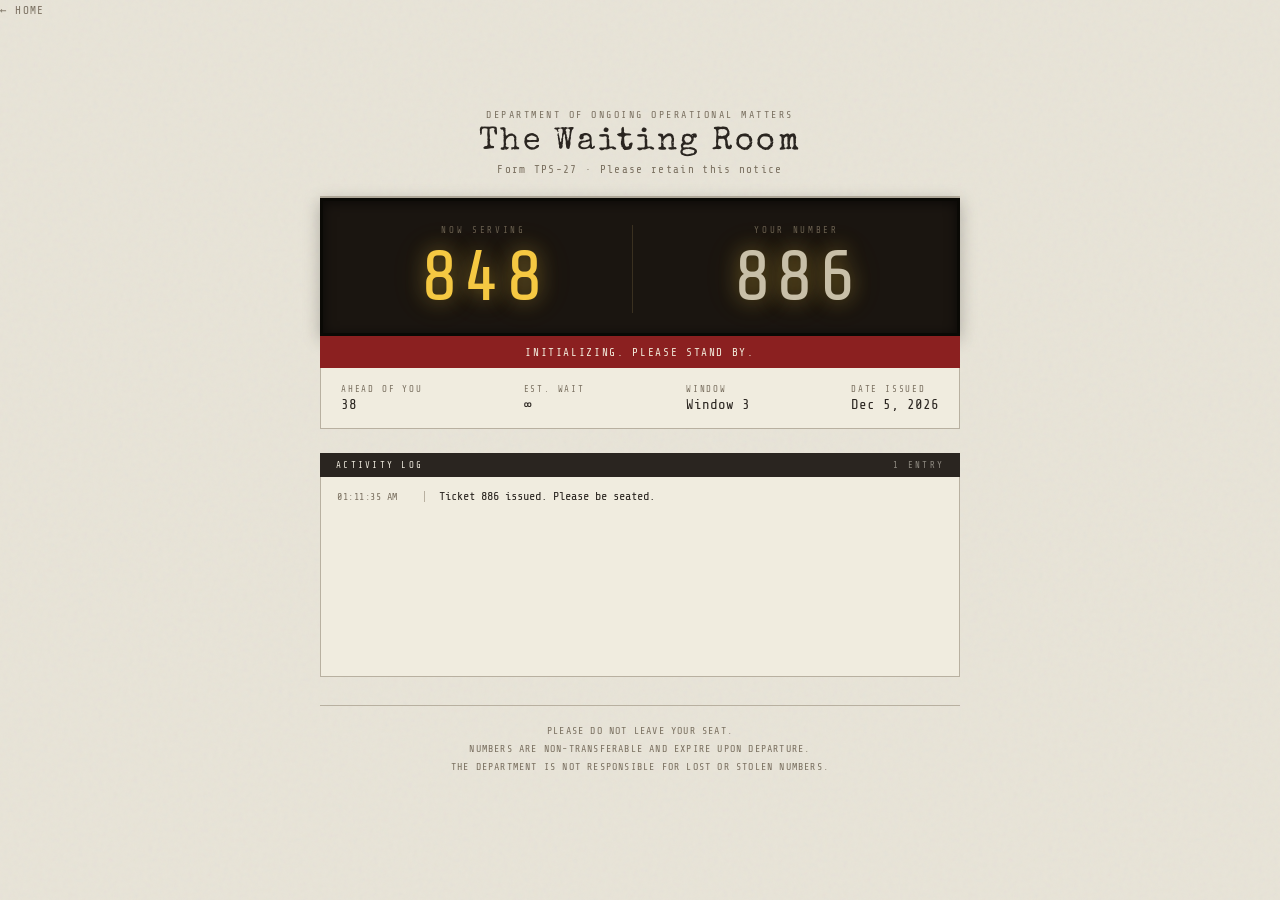
<file: tools/waiting-room/index.html>
<!doctype html>
<html lang="en">
<head>
  <meta charset="utf-8" />
  <meta name="viewport" content="width=device-width,initial-scale=1" />
  <title>The Waiting Room — Ryan's Workshop</title>
  <link rel="preconnect" href="https://fonts.googleapis.com">
  <link rel="preconnect" href="https://fonts.gstatic.com" crossorigin>
  <link href="https://fonts.googleapis.com/css2?family=Share+Tech+Mono&family=Special+Elite&display=swap" rel="stylesheet">
  <style>
    *, *::before, *::after { box-sizing: border-box; margin: 0; padding: 0; }

    :root {
      --bg:       #e8e4d8;
      --paper:    #f0ecdf;
      --ink:      #2a2520;
      --faded:    #7a7060;
      --border:   #b8b0a0;
      --ticker-bg:#1a1510;
      --ticker-fg:#f5c842;
      --red:      #8b2020;
      --mono:     'Share Tech Mono', monospace;
      --type:     'Special Elite', monospace;
    }

    html, body {
      min-height: 100%;
      background: var(--bg);
      color: var(--ink);
      font-family: var(--mono);
    }

    /* Subtle noise texture overlay */
    body::before {
      content: '';
      position: fixed;
      inset: 0;
      background-image: url("data:image/svg+xml,%3Csvg viewBox='0 0 200 200' xmlns='http://www.w3.org/2000/svg'%3E%3Cfilter id='n'%3E%3CfeTurbulence type='fractalNoise' baseFrequency='0.9' numOctaves='4' stitchTiles='stitch'/%3E%3C/filter%3E%3Crect width='100%25' height='100%25' filter='url(%23n)' opacity='0.04'/%3E%3C/svg%3E");
      pointer-events: none;
      z-index: 0;
    }


    .homeLink {
      display: inline-block;
      text-decoration: none;
      font-family: var(--mono);
      font-size: 11px;
      color: var(--faded);
      letter-spacing: 0.12em;
      text-transform: uppercase;
      margin-bottom: 4px;
      transition: color 0.2s;
    }
    .homeLink:hover { color: var(--ink); text-decoration: underline; }

    .wrap {
      position: relative;
      z-index: 1;
      max-width: 680px;
      margin: 0 auto;
      padding: 60px 20px 80px;
      display: flex;
      flex-direction: column;
      gap: 0;
    }

    /* ── Header ── */
    .header {
      text-align: center;
      padding: 28px 0 20px;
      border-bottom: 2px solid var(--border);
      margin-bottom: 0;
    }

    .dept {
      font-family: var(--mono);
      font-size: 10px;
      letter-spacing: 0.25em;
      text-transform: uppercase;
      color: var(--faded);
      margin-bottom: 6px;
    }

    .title {
      font-family: var(--type);
      font-size: clamp(22px, 4vw, 32px);
      letter-spacing: 0.08em;
      color: var(--ink);
      margin-bottom: 4px;
    }

    .subtitle {
      font-family: var(--mono);
      font-size: 11px;
      color: var(--faded);
      letter-spacing: 0.12em;
    }

    /* ── Ticker board ── */
    .board {
      background: var(--ticker-bg);
      border: 3px solid #0a0905;
      box-shadow: inset 0 2px 12px rgba(0,0,0,0.6), 0 4px 16px rgba(0,0,0,0.25);
      padding: 24px 20px 20px;
      display: grid;
      grid-template-columns: 1fr auto 1fr;
      gap: 16px;
      margin: 0;
    }

    .ticker-cell {
      display: flex;
      flex-direction: column;
      align-items: center;
      gap: 6px;
    }

    .ticker-label {
      font-size: 9px;
      letter-spacing: 0.3em;
      text-transform: uppercase;
      color: #6a6050;
    }

    .ticker-num {
      font-family: var(--mono);
      font-size: clamp(48px, 10vw, 72px);
      color: var(--ticker-fg);
      line-height: 1;
      text-shadow: 0 0 20px rgba(245,200,66,0.4), 0 0 40px rgba(245,200,66,0.15);
      letter-spacing: 0.05em;
      transition: opacity 0.1s;
    }

    .ticker-num.flash { opacity: 0.2; }

    .ticker-divider {
      width: 1px;
      background: #3a3020;
      align-self: stretch;
      margin: 0 -8px;
    }

    /* ── Status strip ── */
    .status-strip {
      background: var(--red);
      padding: 7px 16px;
      font-size: 11px;
      letter-spacing: 0.15em;
      color: #f0e8d8;
      text-align: center;
      font-family: var(--mono);
      min-height: 32px;
      display: flex;
      align-items: center;
      justify-content: center;
    }

    /* ── Info panel ── */
    .info-panel {
      background: var(--paper);
      border: 1px solid var(--border);
      border-top: none;
      padding: 16px 20px;
      display: flex;
      justify-content: space-between;
      align-items: flex-start;
      gap: 12px;
      flex-wrap: wrap;
    }

    .info-block { display: flex; flex-direction: column; gap: 3px; }

    .info-label {
      font-size: 9px;
      letter-spacing: 0.2em;
      text-transform: uppercase;
      color: var(--faded);
    }

    .info-value {
      font-family: var(--mono);
      font-size: 14px;
      color: var(--ink);
    }

    .your-number {
      font-size: 22px;
      font-weight: bold;
      color: var(--red);
      letter-spacing: 0.05em;
    }

    /* ── Updates log ── */
    .log-header {
      background: var(--ink);
      color: var(--paper);
      padding: 7px 16px;
      font-size: 9px;
      letter-spacing: 0.25em;
      text-transform: uppercase;
      margin-top: 24px;
      display: flex;
      justify-content: space-between;
      align-items: center;
    }

    .log-header .log-count {
      opacity: 0.5;
      font-size: 9px;
    }

    .log {
      background: var(--paper);
      border: 1px solid var(--border);
      border-top: none;
      min-height: 200px;
      max-height: 340px;
      overflow-y: auto;
      padding: 0;
    }

    .log-entry {
      padding: 10px 16px;
      border-bottom: 1px solid rgba(0,0,0,0.06);
      display: grid;
      grid-template-columns: 88px 1fr;
      gap: 14px;
      align-items: baseline;
      animation: fadeIn 0.4s ease;
    }

    .log-entry:last-child { border-bottom: none; }

    @keyframes fadeIn {
      from { opacity: 0; transform: translateY(-4px); }
      to   { opacity: 1; transform: translateY(0); }
    }

    .log-time {
      font-size: 10px;
      color: var(--faded);
      letter-spacing: 0.05em;
      white-space: nowrap;
      border-right: 1px solid var(--border);
      padding-right: 12px;
    }

    .log-msg {
      font-family: var(--mono);
      font-size: 12px;
      line-height: 1.5;
      color: var(--ink);
    }

    .log-msg.system { color: var(--faded); font-style: italic; }
    .log-msg.alert  { color: var(--red); }

    /* ── Footer ── */
    .footer {
      margin-top: 28px;
      text-align: center;
      font-size: 10px;
      color: var(--faded);
      letter-spacing: 0.12em;
      line-height: 1.8;
      border-top: 1px solid var(--border);
      padding-top: 16px;
    }

    /* ── Scrollbar ── */
    .log::-webkit-scrollbar { width: 6px; }
    .log::-webkit-scrollbar-track { background: var(--paper); }
    .log::-webkit-scrollbar-thumb { background: var(--border); border-radius: 3px; }

    @media (max-width: 480px) {
      .info-panel { flex-direction: column; }
    }
  </style>
</head>
<body>
  <a href="/" class="homeLink">← Home</a>

  <div class="wrap">

    <div class="header">
      <div class="dept">Department of Ongoing Operational Matters</div>
      <div class="title">The Waiting Room</div>
      <div class="subtitle">Form TPS-27 · Please retain this notice</div>
    </div>

    <div class="board">
      <div class="ticker-cell">
        <div class="ticker-label">Now Serving</div>
        <div class="ticker-num" id="nowServing">—</div>
      </div>
      <div class="ticker-divider"></div>
      <div class="ticker-cell">
        <div class="ticker-label">Your Number</div>
        <div class="ticker-num" id="yourNumber" style="color:#c8bfa8;">—</div>
      </div>
    </div>

    <div class="status-strip" id="statusStrip">INITIALIZING. PLEASE STAND BY.</div>

    <div class="info-panel">
      <div class="info-block">
        <div class="info-label">Ahead of you</div>
        <div class="info-value" id="aheadCount">—</div>
      </div>
      <div class="info-block">
        <div class="info-label">Est. wait</div>
        <div class="info-value" id="estWait">—</div>
      </div>
      <div class="info-block">
        <div class="info-label">Window</div>
        <div class="info-value" id="windowNum">—</div>
      </div>
      <div class="info-block">
        <div class="info-label">Date issued</div>
        <div class="info-value" id="dateIssued">—</div>
      </div>
    </div>

    <div class="log-header">
      <span>Activity Log</span>
      <span class="log-count" id="logCount">0 entries</span>
    </div>
    <div class="log" id="log"></div>

    <div class="footer">
      PLEASE DO NOT LEAVE YOUR SEAT.<br>
      NUMBERS ARE NON-TRANSFERABLE AND EXPIRE UPON DEPARTURE.<br>
      THE DEPARTMENT IS NOT RESPONSIBLE FOR LOST OR STOLEN NUMBERS.
    </div>

  </div>

  <script>
    // ── Setup ──
    const yourNum = 800 + Math.floor(Math.random() * 400);
    const startServing = yourNum - 18 - Math.floor(Math.random() * 30);
    let nowServing = startServing;
    let logEntries = 0;

    const elNow    = document.getElementById('nowServing');
    const elYours  = document.getElementById('yourNumber');
    const elAhead  = document.getElementById('aheadCount');
    const elWait   = document.getElementById('estWait');
    const elWindow = document.getElementById('windowNum');
    const elDate   = document.getElementById('dateIssued');
    const elStatus = document.getElementById('statusStrip');
    const elLog    = document.getElementById('log');
    const elCount  = document.getElementById('logCount');

    // Init static fields
    elYours.textContent = yourNum;
    const now = new Date();
    elDate.textContent = now.toLocaleDateString('en-US', { month:'short', day:'numeric', year:'numeric' });
    elWindow.textContent = 'Window ' + (1 + Math.floor(Math.random() * 6));

    function updateBoard() {
      const ahead = yourNum - nowServing;
      elNow.textContent  = nowServing;
      elAhead.textContent = ahead <= 0 ? '—' : ahead;
      // Estimate: deliberately useless
      if (ahead <= 0) {
        elWait.textContent = '—';
      } else if (ahead === 1) {
        elWait.textContent = 'Momentarily';
      } else {
        const opts = ['Unknown','Unclear','To be determined','See attendant','N/A','∞'];
        elWait.textContent = opts[Math.min(ahead - 2, opts.length - 1)];
      }
    }

    function flashNumber() {
      elNow.classList.add('flash');
      setTimeout(() => elNow.classList.remove('flash'), 120);
    }

    function getTime() {
      return new Date().toLocaleTimeString('en-US', { hour:'2-digit', minute:'2-digit', second:'2-digit' });
    }

    function addLog(msg, type = '') {
      logEntries++;
      const entry = document.createElement('div');
      entry.className = 'log-entry';
      entry.innerHTML = `<span class="log-time">${getTime()}</span><span class="log-msg ${type}">${msg}</span>`;
      elLog.insertBefore(entry, elLog.firstChild);
      elCount.textContent = logEntries + (logEntries === 1 ? ' entry' : ' entries');
    }

    // ── Update messages ──
    // Pools organised by escalation level (0 = early, 1 = mid, 2 = late)
    const updates = [
      // Level 0 — pure bureaucratic deadpan
      [
        "Now serving {n}.",
        "Now serving {n}.",
        "Now serving {n}.",
        "Now serving {n}.",
        "Please have your documents ready.",
        "Please remain seated.",
        "The attendant will be with you shortly.",
        "This office accepts cash, check, and most forms of patience.",
        "Please do not approach the window until your number is called.",
        "Refreshments are not available.",
        "The water fountain on this floor is out of service.",
        "Please silence your mobile device.",
        "A form is being located.",
        "The form has been located.",
        "The form requires a second form.",
      ],
      // Level 1 — deadpan starting to fray
      [
        "Now serving {n}.",
        "Now serving {n}.",
        "The attendant has stepped away briefly.",
        "The attendant has returned.",
        "There is no pen at Window 3. This is being addressed.",
        "Window 4 is temporarily closed for reasons that will not be specified.",
        "The system is processing. This is normal.",
        "The system has finished processing. A new process has begun.",
        "Please note that estimated wait times are estimates.",
        "The previous estimated wait time was also an estimate.",
        "A supervisor has been notified. The supervisor is also waiting.",
        "Your patience is noted and appreciated. It has been logged.",
        "The printer on this floor is low on toner. This does not affect your number.",
        "It does, however, affect the form.",
        "A replacement toner cartridge has been ordered. It will arrive in 5-7 business days.",
      ],
      // Level 2 — fully unmoored
      [
        "Now serving {n}.",
        "Now serving {n}.",
        "The concept of 'serving' is under internal review.",
        "Window 2 has been relocated. Its new location is not yet determined.",
        "The attendant at Window 5 has filed a counter-grievance. Details are unavailable.",
        "The queue numbering system has been audited. All numbers are correct.",
        "One number is slightly incorrect. It is not yours.",
        "A loud noise occurred in the back office. It has been resolved.",
        "It has not been resolved. It has been reclassified.",
        "Please continue to wait. Your waiting is integral to this process.",
        "The form you need requires a form that has not been created yet.",
        "That form is currently in development.",
        "Development has been paused pending review.",
        "Review is pending a form.",
        "You are doing very well.",
        "Please do not make eye contact with Window 6.",
        "Window 6 has been removed from the directory. It still exists physically.",
        "The Department thanks you for your continued presence.",
        "Your number remains valid. Please continue to hold it.",
      ],
    ];

    const statusMessages = [
      "NORMAL OPERATIONS",
      "NORMAL OPERATIONS",
      "NORMAL OPERATIONS",
      "REDUCED CAPACITY — THANK YOU FOR YOUR PATIENCE",
      "SYSTEM PROCESSING",
      "BRIEF DELAY IN PROGRESS",
      "ALL WINDOWS OPERATIONAL",
      "WINDOW 4 TEMPORARILY UNAVAILABLE",
      "PLEASE RETAIN YOUR NUMBER AT ALL TIMES",
      "ESTIMATED WAIT TIMES ARE APPROXIMATE",
    ];

    let escalation = 0; // 0, 1, 2
    let lastUpdateIndex = { 0: -1, 1: -1, 2: -1 };

    // Messages specifically for when the gap is small — deadpan acknowledgment
    // that yes, things have slowed down, and no, nothing will be done about it.
    const slowMessages = [
      "The queue is processing normally.",
      "Progress is occurring.",
      "The system is functioning as intended.",
      "Your position in the queue is unchanged. This is expected.",
      "The Department confirms that the queue is active.",
      "Movement in the queue is anticipated.",
      "Please continue to wait. The process is ongoing.",
      "Your number remains valid.",
      "The attendant is aware of the queue length.",
      "Processing times may vary. They are currently varying.",
      "The queue has not stalled. This is the queue.",
      "An update will be provided when there is an update to provide.",
      "No action is required on your part at this time.",
      "Your patience continues to be noted.",
      "The Department is aware that you are still here.",
      "This is not a technical issue. This is the service.",
    ];
    let lastSlowIdx = -1;

    function getUpdate() {
      // Escalate based on how long they've been waiting
      if (logEntries > 30) escalation = 2;
      else if (logEntries > 12) escalation = 1;

      // If the gap is small, occasionally draw from the slowdown pool
      const ahead = yourNum - nowServing;
      if (ahead <= 5 && Math.random() < 0.55) {
        let idx;
        do { idx = Math.floor(Math.random() * slowMessages.length); }
        while (idx === lastSlowIdx && slowMessages.length > 1);
        lastSlowIdx = idx;
        return slowMessages[idx];
      }

      const pool = updates[escalation];
      let idx;
      do { idx = Math.floor(Math.random() * pool.length); }
      while (idx === lastUpdateIndex[escalation] && pool.length > 1);
      lastUpdateIndex[escalation] = idx;

      return pool[idx].replace('{n}', nowServing);
    }

    // ── Advance queue ──
    function advanceQueue() {
      const ahead = yourNum - nowServing;
      if (ahead <= 0) return; // stop advancing once they're up

      // How many to advance: usually 1, sometimes 2-3, rarely 0
      const roll = Math.random();
      let advance = 0;
      if (roll < 0.55)      advance = 1;
      else if (roll < 0.75) advance = 2;
      else if (roll < 0.85) advance = 3;
      else                  advance = 0; // nothing happens

      if (advance > 0) {
        for (let i = 0; i < advance; i++) {
          if (yourNum - nowServing > 0) nowServing++;
        }
        flashNumber();
        updateBoard();
      }
    }

    // ── Tick ──
    // Two independent timers: one for queue advances, one for log messages.
    // Both fire at unpredictable intervals.

    function scheduleAdvance() {
      const ahead = yourNum - nowServing;

      // Asymptotic slowdown: the closer to your number, the rarer advances become.
      // At 15+ ahead: normal pace (4s–45s).
      // At 5–14 ahead: significantly slower (15s–90s).
      // At 2–4 ahead: glacial (45s–180s).
      // At 1 ahead: nearly frozen (90s–300s).
      let minDelay, maxDelay;
      if (ahead > 15)      { minDelay = 4000;  maxDelay = 45000;  }
      else if (ahead > 5)  { minDelay = 15000; maxDelay = 90000;  }
      else if (ahead > 1)  { minDelay = 45000; maxDelay = 180000; }
      else                 { minDelay = 90000; maxDelay = 300000; }

      const delay = minDelay + Math.pow(Math.random(), 1.4) * (maxDelay - minDelay);

      setTimeout(() => {
        advanceQueue();
        scheduleAdvance();
      }, delay);
    }

    // Silent re-queue: if the gap ever drops to 0 (outside the "called" window),
    // add numbers back to yourNum with a straight-faced log entry.
    function checkRequeue() {
      const ahead = yourNum - nowServing;
      if (ahead <= 0 && !window._called) {
        const added = 8 + Math.floor(Math.random() * 12);
        yourNum += added;
        elYours.textContent = yourNum;
        updateBoard();
        const msgs = [
          'Your number has been updated due to a queue restructuring. New number: ' + yourNum + '.',
          'Administrative reallocation in progress. Your number has been adjusted to ' + yourNum + '.',
          'Queue integrity check complete. Your number has been reissued as ' + yourNum + '.',
          'A correction has been applied to your ticket. Current number: ' + yourNum + '. We apologize for any clarity.',
        ];
        addLog(msgs[Math.floor(Math.random() * msgs.length)], 'system');
      }
    }

    function scheduleUpdate() {
      // Log messages: 5s–30s
      const delay = 5000 + Math.random() * 25000;
      setTimeout(() => {
        const msg = getUpdate();
        const isServing = msg.startsWith('Now serving');
        const isAlert = msg.includes('counter-grievance') ||
                        msg.includes('not been created') ||
                        msg.includes('eye contact');
        addLog(msg, isAlert ? 'alert' : isServing ? '' : 'system');

        // Occasionally update the status strip
        if (Math.random() < 0.2) {
          const s = statusMessages[Math.floor(Math.random() * statusMessages.length)];
          elStatus.textContent = s;
        }

        scheduleUpdate();
      }, delay);
    }

    // ── Called ──
    function checkIfCalled() {
      if (yourNum - nowServing <= 0 && !window._called) {
        window._called = true;
        elStatus.textContent = 'NOW SERVING ' + yourNum + ' — PLEASE PROCEED TO YOUR WINDOW';
        elStatus.style.background = '#1a5a1a';
        addLog('Number ' + yourNum + ' — please proceed to ' + elWindow.textContent + '.', 'alert');
        setTimeout(() => {
          elStatus.textContent = 'THE WINDOW IS TEMPORARILY UNAVAILABLE. PLEASE RETURN TO YOUR SEAT.';
          elStatus.style.background = 'var(--red)';
          nowServing--;
          updateBoard();
          addLog('Window temporarily unavailable. Your number has been re-queued.', 'alert');
          window._called = false;
        }, 6000);
      }
    }

    // ── Init ──
    updateBoard();

    // Opening log entries
    setTimeout(() => addLog('Ticket ' + yourNum + ' issued. Please be seated.'), 800);
    setTimeout(() => addLog('Your number has been registered in the system.', 'system'), 2200);
    setTimeout(() => {
      elStatus.textContent = 'NORMAL OPERATIONS';
      addLog('Now serving ' + nowServing + '.', '');
    }, 3500);

    // Check for "called" state periodically
    setInterval(checkIfCalled, 1000);
    setInterval(checkRequeue, 2000);

    scheduleAdvance();
    scheduleUpdate();
  </script>
</body>
</html>
</file>
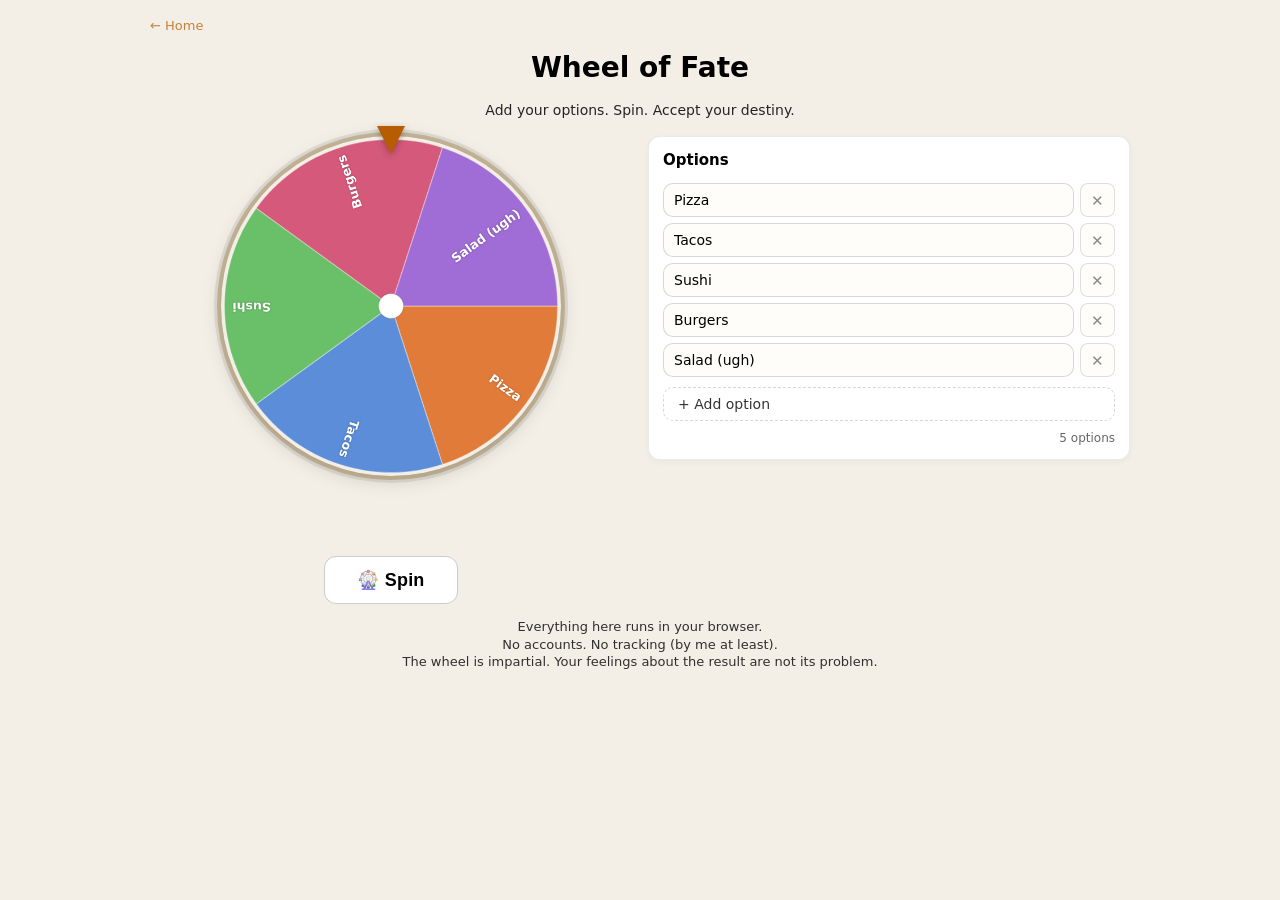
<file: tools/wheel-of-fate/index.html>
<!doctype html>
<html lang="en">
<head>
  <meta charset="utf-8" />
  <meta name="viewport" content="width=device-width,initial-scale=1" />
  <title>Ryan's Wheel of Fate</title>
  <link rel="stylesheet" href="/assets/site.css">
  <style>
    .homeLink {
      align-self: flex-start;
      justify-self: start;
      text-decoration: none;
      font-size: 13px;
      color: #b85c00;
      opacity: 0.75;
      transition: opacity 0.2s;
    }
    .homeLink:hover { opacity: 1; text-decoration: underline; }

    h1 { margin: 0 0 4px 0; font-size: 28px; text-align: center; }
    .subtitle { margin: 0 0 4px 0; opacity: .85; text-align: center; font-size: 14px; }

    /* ── Layout ── */
    .main {
      display: grid;
      grid-template-columns: 1fr 1fr;
      gap: 16px;
      width: 100%;
      align-items: start;
    }

    /* ── Wheel panel ── */
    .wheelPanel {
      display: flex;
      flex-direction: column;
      align-items: center;
      gap: 14px;
    }

    .wheelWrap {
      position: relative;
      width: 100%;
      max-width: 340px;
      aspect-ratio: 1;
    }

    /* Pointer triangle at top */
    .pointer {
      position: absolute;
      top: -10px;
      left: 50%;
      transform: translateX(-50%);
      width: 0;
      height: 0;
      border-left: 14px solid transparent;
      border-right: 14px solid transparent;
      border-top: 28px solid #b85c00;
      filter: drop-shadow(0 2px 3px rgba(0,0,0,0.3));
      z-index: 10;
    }

    #wheelCanvas {
      width: 100%;
      height: 100%;
      border-radius: 50%;
      box-shadow: 0 4px 20px rgba(0,0,0,0.15), 0 0 0 4px #c8b89a, 0 0 0 7px rgba(0,0,0,0.08);
      display: block;
    }

    /* Result banner */
    .result {
      min-height: 52px;
      display: flex;
      align-items: center;
      justify-content: center;
      text-align: center;
      padding: 10px 16px;
      width: 100%;
      max-width: 340px;
    }
    .result .resultLabel {
      font-size: 13px;
      opacity: .7;
      margin-bottom: 2px;
    }
    .result .resultValue {
      font-size: 20px;
      font-weight: 700;
      line-height: 1.2;
      word-break: break-word;
    }
    .result.hidden { opacity: 0; pointer-events: none; }

    /* Spin button */
    #spinBtn {
      padding: 12px 32px;
      font-size: 18px;
      font-weight: 650;
      border-radius: 12px;
      border: 1px solid #ccc;
      background: #fff;
      cursor: pointer;
      min-height: 48px;
      transition: background 0.15s;
      letter-spacing: 0.01em;
    }
    #spinBtn:hover { background: #f7f0e6; }
    #spinBtn:active { transform: translateY(1px); }
    #spinBtn:disabled { opacity: 0.5; cursor: default; transform: none; }

    /* ── Options panel ── */
    .optionsPanel {
      display: flex;
      flex-direction: column;
      gap: 10px;
      padding: 14px;
    }
    .optionsPanel h2 {
      margin: 0 0 4px 0;
      font-size: 15px;
      font-weight: 650;
    }

    .optionsList {
      display: flex;
      flex-direction: column;
      gap: 6px;
      max-height: 320px;
      overflow-y: auto;
    }

    .optionRow {
      display: flex;
      gap: 6px;
      align-items: center;
    }
    .optionRow input[type="text"] {
      flex: 1;
      padding: 8px 10px;
      border: 1px solid rgba(0,0,0,0.15);
      border-radius: 10px;
      font-size: 14px;
      background: #fffdfa;
      font-family: inherit;
      min-width: 0;
    }
    .optionRow input[type="text"]:focus {
      outline: 2px solid rgba(184,92,0,0.4);
      outline-offset: 1px;
    }
    .removeBtn {
      padding: 6px 10px;
      border: 1px solid rgba(0,0,0,0.12);
      border-radius: 8px;
      background: #fffdfa;
      cursor: pointer;
      font-size: 15px;
      line-height: 1;
      min-height: 34px;
      min-width: 34px;
      color: #888;
    }
    .removeBtn:hover { background: #ffe5e5; color: #c00; border-color: #fbb; }
    .removeBtn:active { transform: translateY(1px); }

    .addBtn {
      padding: 8px 14px;
      border: 1px dashed rgba(0,0,0,0.2);
      border-radius: 10px;
      background: transparent;
      cursor: pointer;
      font-size: 14px;
      font-family: inherit;
      color: inherit;
      opacity: .8;
      text-align: left;
    }
    .addBtn:hover { background: #f7f0e6; opacity: 1; }
    .addBtn:active { transform: translateY(1px); }

    .optionCount {
      font-size: 12px;
      opacity: .6;
      text-align: right;
    }

    /* ── Hint ── */
    .hint {
      font-size: 13px;
      opacity: .8;
      line-height: 1.35;
      text-align: center;
    }

    /* ── Mobile ── */
    @media (max-width: 720px) {
      h1 { font-size: 22px; }
      .main {
        grid-template-columns: 1fr;
      }
      .wheelPanel { order: 1; }
      .optionsPanel { order: 2; }
      .wheelWrap { max-width: 280px; }
    }

    @media (prefers-reduced-motion: reduce) {
      #spinBtn:active { transform: none; }
      .removeBtn:active { transform: none; }
      .addBtn:active { transform: none; }
    }
  </style>
</head>
<body>
  <div class="wrap">
    <a href="/" class="homeLink">← Home</a>
    <h1>Wheel of Fate</h1>
    <p class="subtitle">Add your options. Spin. Accept your destiny.</p>

    <div class="main">

      <!-- Left: wheel + spin -->
      <div class="wheelPanel">
        <div class="wheelWrap">
          <div class="pointer"></div>
          <canvas id="wheelCanvas" width="600" height="600"></canvas>
        </div>

        <div id="resultCard" class="result card hidden">
          <div>
            <div class="resultLabel">The wheel has spoken:</div>
            <div class="resultValue" id="resultText"></div>
          </div>
        </div>

        <button id="spinBtn">🎡 Spin</button>
      </div>

      <!-- Right: options editor -->
      <div class="optionsPanel card">
        <h2>Options</h2>
        <div class="optionsList" id="optionsList"></div>
        <button class="addBtn" id="addBtn">+ Add option</button>
        <div class="optionCount" id="optionCount"></div>
      </div>

    </div>

    <div class="hint">
      Everything here runs in your browser.<br/>
      No accounts. No tracking (by me at least).<br/>
      The wheel is impartial. Your feelings about the result are not its problem.
    </div>
  </div>

  <script>
    // ── Palette: warm colours that look good on sepia ──
    const COLORS = [
      "#e07b39", "#5b8dd9", "#6abf69", "#d4597a",
      "#a06cd5", "#e0b840", "#4db8b8", "#d97b4f",
      "#7eaadc", "#c26b9a", "#81c784", "#f0a050",
    ];

    // ── State ──
    let options = ["Pizza", "Tacos", "Sushi", "Burgers", "Salad (ugh)"];
    let angle = 0;           // current rotation in radians
    let spinning = false;

    // ── DOM refs ──
    const canvas    = document.getElementById("wheelCanvas");
    const ctx       = canvas.getContext("2d");
    const spinBtn   = document.getElementById("spinBtn");
    const resultCard = document.getElementById("resultCard");
    const resultText = document.getElementById("resultText");
    const optionsList = document.getElementById("optionsList");
    const addBtn    = document.getElementById("addBtn");
    const optionCount = document.getElementById("optionCount");

    const W = canvas.width;
    const CX = W / 2, CY = W / 2, R = W / 2 - 6;

    // ── Draw wheel ──
    function drawWheel(rot) {
      ctx.clearRect(0, 0, W, W);
      const n = options.length;

      if (n === 0) {
        ctx.fillStyle = "#ddd";
        ctx.beginPath();
        ctx.arc(CX, CY, R, 0, Math.PI * 2);
        ctx.fill();
        ctx.fillStyle = "#888";
        ctx.font = "bold 28px system-ui";
        ctx.textAlign = "center";
        ctx.textBaseline = "middle";
        ctx.fillText("Add options!", CX, CY);
        return;
      }

      const slice = (Math.PI * 2) / n;

      for (let i = 0; i < n; i++) {
        const start = rot + i * slice;
        const end   = start + slice;
        const color = COLORS[i % COLORS.length];

        // Slice fill
        ctx.beginPath();
        ctx.moveTo(CX, CY);
        ctx.arc(CX, CY, R, start, end);
        ctx.closePath();
        ctx.fillStyle = color;
        ctx.fill();

        // Slice border
        ctx.strokeStyle = "rgba(255,255,255,0.35)";
        ctx.lineWidth = 2;
        ctx.stroke();

        // Label
        ctx.save();
        ctx.translate(CX, CY);
        ctx.rotate(start + slice / 2);
        ctx.textAlign = "right";
        ctx.textBaseline = "middle";

        const maxLen = 16;
        let label = options[i] || "???";
        if (label.length > maxLen) label = label.slice(0, maxLen - 1) + "…";

        const fontSize = n <= 6 ? 22 : n <= 10 ? 17 : 13;
        ctx.font = `bold ${fontSize}px system-ui, sans-serif`;

        // Shadow for readability
        ctx.shadowColor = "rgba(0,0,0,0.35)";
        ctx.shadowBlur = 3;
        ctx.fillStyle = "#fff";
        ctx.fillText(label, R - 14, 0);
        ctx.restore();
      }

      // Center cap
      ctx.beginPath();
      ctx.arc(CX, CY, 22, 0, Math.PI * 2);
      ctx.fillStyle = "#fff";
      ctx.fill();
      ctx.strokeStyle = "rgba(0,0,0,0.12)";
      ctx.lineWidth = 2;
      ctx.stroke();
    }

    // ── Spin animation ──
    function spin() {
      if (spinning || options.length < 2) return;
      spinning = true;
      spinBtn.disabled = true;
      resultCard.classList.add("hidden");

      // Random total rotation: 5–10 full turns + random offset
      const extraTurns = (5 + Math.random() * 5) * Math.PI * 2;
      const finalOffset = Math.random() * Math.PI * 2;
      const totalDelta = extraTurns + finalOffset;

      const duration = 3500 + Math.random() * 1000; // ms
      const startAngle = angle;
      const startTime = performance.now();

      function easeOut(t) {
        // Cubic ease-out for satisfying deceleration
        return 1 - Math.pow(1 - t, 3);
      }

      function frame(now) {
        const elapsed = now - startTime;
        const t = Math.min(elapsed / duration, 1);
        angle = startAngle + totalDelta * easeOut(t);
        drawWheel(angle);

        if (t < 1) {
          requestAnimationFrame(frame);
        } else {
          angle = angle % (Math.PI * 2);
          spinning = false;
          spinBtn.disabled = false;
          showResult();
        }
      }

      requestAnimationFrame(frame);
    }

    // ── Figure out which slice the pointer (top = -π/2) lands on ──
    function showResult() {
      const n = options.length;
      const slice = (Math.PI * 2) / n;

      // Pointer is at the top (-π/2). We need to find which slice is there.
      // The wheel is drawn starting from `angle` for slice 0.
      // Normalize the pointer position relative to the wheel rotation.
      const pointerAngle = (Math.PI * 1.5); // top = 3π/2 (equivalent to -π/2 mod 2π)
      const normalized = ((pointerAngle - angle) % (Math.PI * 2) + Math.PI * 2) % (Math.PI * 2);
      const winner = Math.floor(normalized / slice) % n;

      resultText.textContent = options[winner];
      resultCard.classList.remove("hidden");
    }

    // ── Options list UI ──
    function renderOptions() {
      optionsList.innerHTML = "";
      options.forEach((opt, i) => {
        const row = document.createElement("div");
        row.className = "optionRow";

        const input = document.createElement("input");
        input.type = "text";
        input.value = opt;
        input.placeholder = "Enter an option…";
        input.maxLength = 40;
        input.addEventListener("input", () => {
          options[i] = input.value;
          drawWheel(angle);
        });
        input.addEventListener("keydown", (e) => {
          if (e.key === "Enter") addOption();
        });

        const rem = document.createElement("button");
        rem.className = "removeBtn";
        rem.textContent = "✕";
        rem.title = "Remove";
        rem.addEventListener("click", () => {
          options.splice(i, 1);
          renderOptions();
          drawWheel(angle);
        });

        row.appendChild(input);
        row.appendChild(rem);
        optionsList.appendChild(row);
      });

      const filled = options.filter(o => o.trim()).length;
      optionCount.textContent = filled === 1
        ? "1 option — add at least one more to spin!"
        : `${filled} option${filled === 0 ? "s" : "s"}`;

      spinBtn.disabled = filled < 2;
      drawWheel(angle);
    }

    function addOption() {
      options.push("");
      renderOptions();
      // Focus the new input
      const inputs = optionsList.querySelectorAll("input");
      if (inputs.length) inputs[inputs.length - 1].focus();
    }

    addBtn.addEventListener("click", addOption);
    spinBtn.addEventListener("click", spin);

    // Keyboard shortcut: Space or Enter to spin
    document.addEventListener("keydown", (e) => {
      if ((e.key === " " || e.key === "Enter") && !spinning && document.activeElement.tagName !== "INPUT") {
        e.preventDefault();
        spin();
      }
    });

    // ── Init ──
    renderOptions();
    drawWheel(angle);
  </script>
</body>
</html>
</file>
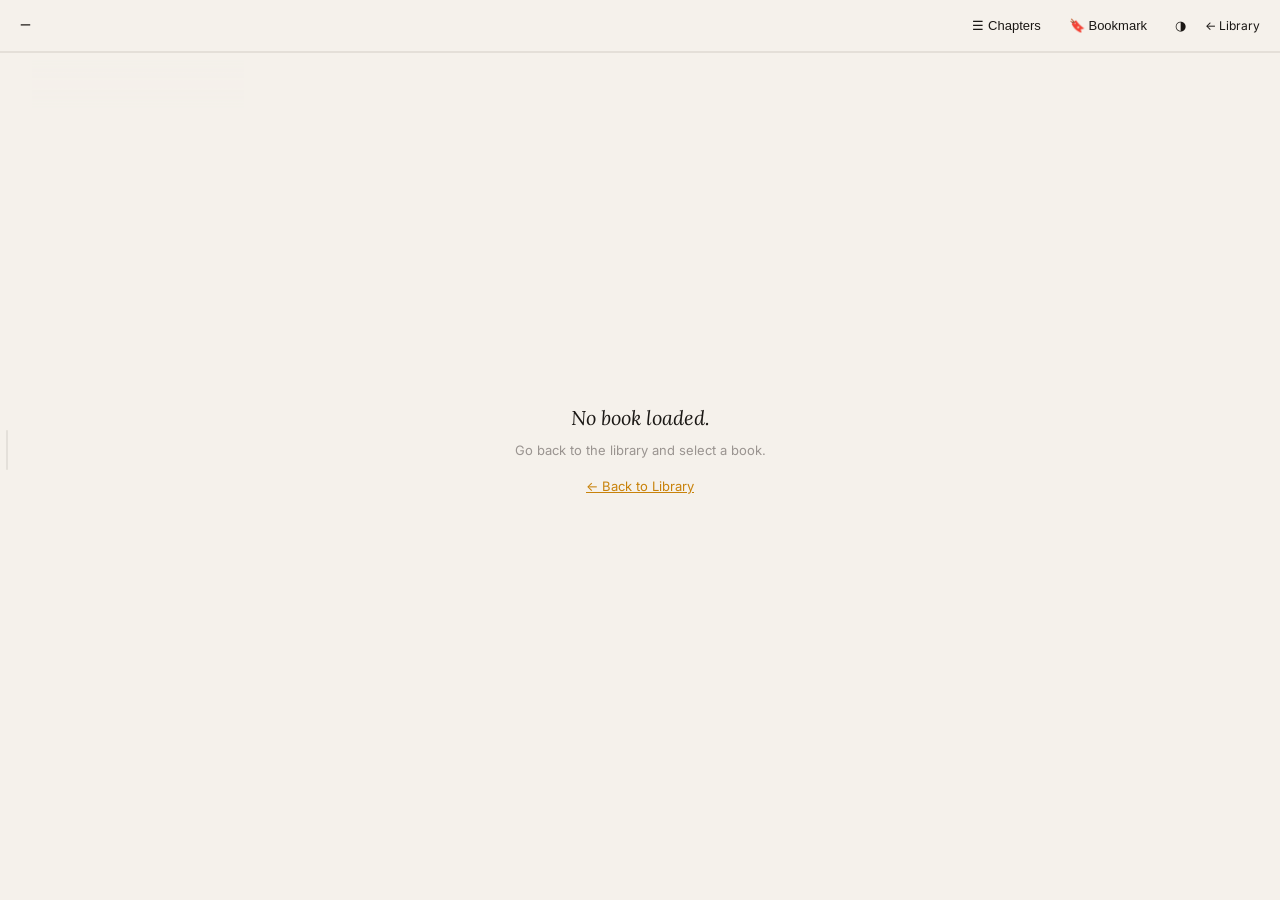
<file: tools/reader/read.html>
<!doctype html>
<html lang="en">
<head>
  <meta charset="utf-8" />
  <meta name="viewport" content="width=device-width,initial-scale=1" />
  <title>Reader — Ryan's Workshop</title>
  <link rel="preconnect" href="https://fonts.googleapis.com">
  <link rel="preconnect" href="https://fonts.gstatic.com" crossorigin>
  <link href="https://fonts.googleapis.com/css2?family=Lora:ital,wght@0,400;0,700;1,400&family=Inter:wght@400;500&display=swap" rel="stylesheet">
  <style>
    *, *::before, *::after { box-sizing: border-box; margin: 0; padding: 0; }

    :root {
      --bg-dark:    #111010;
      --bg-light:   #f5f1eb;
      --fg-dark:    #e8e2d8;
      --fg-light:   #1a1714;
      --dim-dark:   #5a5550;
      --dim-light:  #9a9490;
      --amber:      #c8820a;
      --amber-dim:  #7a5005;
      --serif:      'Lora', Georgia, serif;
      --sans:       'Inter', system-ui, sans-serif;

      --bg:   var(--bg-light);
      --fg:   var(--fg-light);
      --dim:  var(--dim-light);
    }

    html, body {
      height: 100%;
      background: var(--bg);
      color: var(--fg);
      font-family: var(--sans);
      transition: background 0.3s, color 0.3s;
      overflow: hidden;
    }

    body.dark {
      --bg:  var(--bg-dark);
      --fg:  var(--fg-dark);
      --dim: var(--dim-dark);
    }

    /* ── Layout ── */
    .shell {
      display: grid;
      grid-template-rows: auto 1fr auto;
      height: 100vh;
      width: 100%;
    }

    /* ── Top bar ── */
    .topbar {
      display: flex;
      align-items: center;
      justify-content: space-between;
      padding: 12px 20px;
      gap: 12px;
    }

    .topbar-left {
      display: flex;
      flex-direction: column;
      gap: 2px;
      min-width: 0;
    }

    .book-title-bar {
      font-family: var(--serif);
      font-size: 13px;
      font-weight: 600;
      color: var(--fg);
      white-space: nowrap;
      overflow: hidden;
      text-overflow: ellipsis;
      max-width: 280px;
    }

    .book-author-bar {
      font-size: 11px;
      color: var(--fg);
      font-style: italic;
      font-family: var(--serif);
    }

    .topbar-right {
      display: flex;
      align-items: center;
      gap: 10px;
      flex-shrink: 0;
    }

    .icon-btn {
      background: none;
      border: 1px solid transparent;
      border-radius: 8px;
      padding: 5px 8px;
      cursor: pointer;
      font-size: 13px;
      color: var(--fg);
      transition: color 0.2s, border-color 0.2s;
      white-space: nowrap;
    }
    .icon-btn:hover { color: var(--fg); border-color: var(--dim); }

    .back-link {
      text-decoration: none;
      font-size: 12px;
      color: var(--fg);
      transition: color 0.2s;
    }
    .back-link:hover { color: var(--amber); }

    /* ── Progress bar ── */
    .progress-track {
      width: 100%;
      height: 2px;
      background: rgba(128,120,110,0.15);
      position: relative;
    }

    .progress-fill {
      height: 100%;
      background: var(--amber);
      width: 0%;
      transition: width 0.1s linear;
    }

    /* ── Text Sidebar (desktop only) ── */
    /*
     * The sidebar sits on the LEFT edge of the viewport, outside the normal
     * reading layout. It fades to near-invisible at rest and becomes readable
     * on hover. On screens ≤ 768 px it is completely hidden — no DOM impact on
     * mobile at all.
     */
    .text-sidebar {
      position: fixed;
      top: 0;
      left: 0;
      width: 260px;
      height: 100vh;
      z-index: 50;
      display: flex;
      flex-direction: row;
      pointer-events: none; /* let clicks fall through when faded */
    }

    /* The scrollable text pane */
    .sidebar-pane {
      flex: 1;
      overflow-y: auto;
      overflow-x: hidden;
      padding: 60px 16px 60px 14px;
      opacity: 0.08;
      transition: opacity 0.4s ease;
      scrollbar-width: none; /* Firefox */
      -ms-overflow-style: none;
      pointer-events: auto;
    }
    .sidebar-pane::-webkit-scrollbar { display: none; }

    /* Reveal tab — thin strip on the far left edge */
    .sidebar-tab {
      width: 18px;
      flex-shrink: 0;
      display: flex;
      align-items: center;
      justify-content: center;
      opacity: 0.18;
      transition: opacity 0.3s;
      cursor: pointer;
      pointer-events: auto;
      position: relative;
    }

    .sidebar-tab::before {
      content: '';
      position: absolute;
      left: 6px;
      top: 50%;
      transform: translateY(-50%);
      width: 2px;
      height: 40px;
      background: var(--dim);
      border-radius: 1px;
      transition: background 0.3s, height 0.3s;
    }

    /* Hover zone: hovering the whole sidebar area triggers the reveal */
    .text-sidebar:hover .sidebar-pane {
      opacity: 0.82;
    }
    .text-sidebar:hover .sidebar-tab {
      opacity: 0.5;
    }
    .text-sidebar:hover .sidebar-tab::before {
      background: var(--amber);
      height: 56px;
    }

    /* Pinned state: sidebar stays fully visible */
    .text-sidebar.pinned .sidebar-pane {
      opacity: 0.88;
    }
    .text-sidebar.pinned .sidebar-tab {
      opacity: 0.7;
    }
    .text-sidebar.pinned .sidebar-tab::before {
      background: var(--amber);
      height: 56px;
    }

    /* Sidebar text styling */
    .sidebar-text {
      font-family: var(--serif);
      font-size: 11.5px;
      line-height: 1.85;
      color: var(--fg);
      word-break: break-word;
    }

    /* Each word is a span so we can highlight and scroll-to */
    .sidebar-text .sw {
      display: inline;
      border-radius: 2px;
      transition: background 0.1s, color 0.1s;
    }

    /* Current word highlight */
    .sidebar-text .sw.sw-active {
      background: var(--amber);
      color: var(--bg);
      border-radius: 2px;
      padding: 0 1px;
    }

    /* Subtle gradient masks at top/bottom of sidebar so text fades in */
    .sidebar-pane::before,
    .sidebar-pane::after {
      content: '';
      position: sticky;
      display: block;
      left: 0;
      right: 0;
      height: 48px;
      pointer-events: none;
      z-index: 2;
    }
    .sidebar-pane::before {
      top: 0;
      background: linear-gradient(to bottom, var(--bg), transparent);
      margin-bottom: -48px;
    }
    .sidebar-pane::after {
      bottom: 0;
      background: linear-gradient(to top, var(--bg), transparent);
      margin-top: -48px;
    }

    /* Hide sidebar on mobile */
    @media (max-width: 768px) {
      .text-sidebar { display: none; }
    }

    /* ── Stage — the main reading area ── */
    .stage {
      display: flex;
      flex-direction: column;
      align-items: center;
      justify-content: center;
      position: relative;
      padding: 20px;
      user-select: none;
    }

    .word-wrap {
      display: flex;
      align-items: baseline;
      justify-content: center;
      min-width: 520px;
      max-width: 90vw;
      position: relative;
    }

    .word-before {
      font-family: var(--serif);
      font-size: clamp(32px, 5vw, 52px);
      color: var(--fg);
      text-align: right;
      flex: 1;
      line-height: 1.2;
      letter-spacing: 0.01em;
    }

    .word-orp {
      font-family: var(--serif);
      font-size: clamp(32px, 5vw, 52px);
      color: var(--amber);
      line-height: 1.2;
      letter-spacing: 0.01em;
      position: relative;
    }

    .word-after {
      font-family: var(--serif);
      font-size: clamp(32px, 5vw, 52px);
      color: var(--fg);
      text-align: left;
      flex: 1;
      line-height: 1.2;
      letter-spacing: 0.01em;
    }

    .word-orp::before,
    .word-orp::after {
      content: '';
      position: absolute;
      left: 50%;
      transform: translateX(-50%);
      width: 1px;
      background: var(--amber);
      opacity: 0.35;
    }
    .word-orp::before { top: -14px; height: 8px; }
    .word-orp::after  { bottom: -14px; height: 8px; }

    .context-line {
      font-family: var(--serif);
      font-size: clamp(12px, 1.8vw, 15px);
      color: var(--dim);
      margin-top: 32px;
      text-align: center;
      max-width: 600px;
      line-height: 1.6;
      min-height: 1.6em;
      font-style: italic;
      opacity: 0.6;
    }

    .context-line .current-word {
      color: var(--fg);
      opacity: 1;
      font-style: normal;
    }

    .pause-overlay {
      pointer-events: none;
      opacity: 0;
      transition: opacity 0.3s;
      text-align: center;
      margin-bottom: 40px;
    }

    .pause-overlay.visible { opacity: 1; }

    .pause-hint {
      font-size: 11px;
      letter-spacing: 0.22em;
      text-transform: uppercase;
      color: var(--dim);
    }

    /* Done state */
    .done-msg {
      text-align: center;
      display: none;
      flex-direction: column;
      align-items: center;
      gap: 16px;
    }

    .done-msg.visible { display: flex; }

    .done-title {
      font-family: var(--serif);
      font-size: 24px;
      font-style: italic;
      color: var(--fg);
    }

    .done-sub {
      font-size: 13px;
      color: var(--dim);
    }

    .done-btn {
      margin-top: 8px;
      padding: 10px 24px;
      background: none;
      border: 1px solid var(--dim);
      border-radius: 8px;
      color: var(--fg);
      font-size: 13px;
      cursor: pointer;
      font-family: var(--sans);
      transition: border-color 0.2s, color 0.2s;
    }
    .done-btn:hover { border-color: var(--amber); color: var(--amber); }

    /* No book state */
    .no-book {
      text-align: center;
      display: none;
      flex-direction: column;
      align-items: center;
      gap: 12px;
    }
    .no-book.visible { display: flex; }
    .no-book-title { font-family: var(--serif); font-size: 20px; font-style: italic; color: var(--fg); }
    .no-book-sub { font-size: 13px; color: var(--dim); }

    /* ── Bottom controls ── */
    .controls {
      padding: 14px 20px 20px;
      display: flex;
      flex-direction: column;
      gap: 12px;
      opacity: 0.6;
      transition: opacity 0.3s;
    }

    .controls:hover { opacity: 1; }

    .controls-row {
      display: flex;
      align-items: center;
      justify-content: center;
      gap: 16px;
      flex-wrap: wrap;
    }

    .play-btn {
      width: 44px;
      height: 44px;
      border-radius: 50%;
      border: 1px solid var(--dim);
      background: none;
      cursor: pointer;
      font-size: 18px;
      display: flex;
      align-items: center;
      justify-content: center;
      color: var(--fg);
      transition: border-color 0.2s, transform 0.1s;
      flex-shrink: 0;
    }
    .play-btn:hover { border-color: var(--amber); transform: scale(1.05); }
    .play-btn:active { transform: scale(0.95); }

    .skip-btn {
      background: none;
      border: none;
      cursor: pointer;
      font-size: 18px;
      color: var(--dim);
      padding: 4px;
      transition: color 0.2s;
      display: flex;
      align-items: center;
    }
    .skip-btn:hover { color: var(--fg); }

    .wpm-group {
      display: flex;
      align-items: center;
      gap: 10px;
    }

    .wpm-label {
      font-size: 11px;
      color: var(--dim);
      letter-spacing: 0.08em;
      min-width: 60px;
      text-align: right;
    }

    .wpm-slider {
      -webkit-appearance: none;
      appearance: none;
      width: 120px;
      height: 2px;
      background: var(--dim);
      border-radius: 1px;
      outline: none;
      cursor: pointer;
    }

    .wpm-slider::-webkit-slider-thumb {
      -webkit-appearance: none;
      width: 14px;
      height: 14px;
      border-radius: 50%;
      background: var(--amber);
      cursor: pointer;
      transition: transform 0.1s;
    }

    .wpm-slider::-webkit-slider-thumb:hover { transform: scale(1.2); }
    .wpm-slider::-moz-range-thumb {
      width: 14px; height: 14px;
      border-radius: 50%;
      background: var(--amber);
      border: none;
      cursor: pointer;
    }

    .wpm-value {
      font-size: 12px;
      color: var(--fg);
      min-width: 52px;
      letter-spacing: 0.03em;
    }

    /* Chapters panel */
    .chapters-panel {
      position: fixed;
      top: 0; right: 0;
      width: min(320px, 90vw);
      height: 100vh;
      background: var(--bg);
      border-left: 1px solid rgba(128,120,110,0.15);
      padding: 24px 0;
      transform: translateX(100%);
      transition: transform 0.3s ease;
      z-index: 100;
      display: flex;
      flex-direction: column;
    }

    .chapters-panel.open { transform: translateX(0); }

    .chapters-header {
      padding: 0 20px 16px;
      border-bottom: 1px solid rgba(128,120,110,0.15);
      display: flex;
      justify-content: space-between;
      align-items: center;
    }

    .chapters-title {
      font-family: var(--serif);
      font-size: 15px;
      font-weight: 600;
      color: var(--fg);
    }

    .chapters-close {
      background: none;
      border: none;
      cursor: pointer;
      font-size: 18px;
      color: var(--dim);
      padding: 4px;
      transition: color 0.2s;
    }
    .chapters-close:hover { color: var(--fg); }

    .chapters-list {
      overflow-y: auto;
      flex: 1;
      padding: 8px 0;
    }

    .chapter-item {
      padding: 10px 20px;
      cursor: pointer;
      font-size: 13px;
      color: var(--dim);
      transition: color 0.2s, background 0.2s;
      line-height: 1.4;
      font-family: var(--serif);
    }
    .chapter-item:hover { color: var(--fg); background: rgba(128,120,110,0.06); }
    .chapter-item.active { color: var(--amber); }

    .chapter-item-num {
      font-size: 10px;
      letter-spacing: 0.1em;
      text-transform: uppercase;
      color: var(--dim);
      margin-bottom: 2px;
      font-family: var(--sans);
    }

    .chapters-backdrop {
      display: none;
      position: fixed;
      inset: 0;
      z-index: 99;
    }
    .chapters-backdrop.open { display: block; }

    /* ── Bookmark dialog ── */
    .bm-overlay {
      position: fixed;
      inset: 0;
      z-index: 200;
      background: rgba(0,0,0,0.6);
      display: flex;
      align-items: center;
      justify-content: center;
      padding: 20px;
      backdrop-filter: blur(3px);
    }

    .bm-box {
      background: var(--bg);
      border: 1px solid rgba(200,130,10,0.25);
      border-radius: 16px;
      padding: 32px 28px 24px;
      max-width: 400px;
      width: 100%;
      display: flex;
      flex-direction: column;
      align-items: center;
      gap: 14px;
      font-family: var(--sans);
    }

    .bm-icon { font-size: 32px; }

    .bm-title {
      font-family: var(--serif);
      font-size: 20px;
      font-weight: 600;
      color: var(--fg);
      text-align: center;
    }

    .bm-body {
      font-size: 13px;
      color: var(--dim);
      line-height: 1.7;
      text-align: center;
    }

    .bm-body strong { color: var(--fg); }

    .bm-body code {
      font-family: ui-monospace, monospace;
      font-size: 11px;
      background: rgba(128,120,110,0.15);
      padding: 1px 6px;
      border-radius: 4px;
      color: var(--fg);
    }

    .bm-buttons {
      display: flex;
      gap: 10px;
      margin-top: 6px;
    }

    .bm-cancel {
      padding: 9px 20px;
      border-radius: 8px;
      border: 1px solid rgba(128,120,110,0.35);
      background: none;
      cursor: pointer;
      font-size: 13px;
      color: var(--dim);
      font-family: var(--sans);
      transition: color 0.2s, border-color 0.2s;
    }
    .bm-cancel:hover { color: var(--fg); border-color: var(--fg); }

    .bm-confirm {
      padding: 9px 20px;
      border-radius: 8px;
      border: 1px solid var(--amber);
      background: none;
      cursor: pointer;
      font-size: 13px;
      color: var(--amber);
      font-family: var(--sans);
      transition: background 0.2s, color 0.2s;
    }
    .bm-confirm:hover { background: var(--amber); color: var(--bg); }

    /* ── Keyboard hints ── */
    .kbd-hints {
      display: flex;
      justify-content: center;
      gap: 20px;
      flex-wrap: wrap;
      font-size: 11px;
      color: var(--dim);
      letter-spacing: 0.03em;
    }

    .kbd-hints span {
      display: flex;
      align-items: center;
      gap: 4px;
      white-space: nowrap;
    }

    kbd {
      display: inline-block;
      font-family: ui-monospace, monospace;
      font-size: 10px;
      color: var(--dim);
      border: 1px solid rgba(128,120,110,0.35);
      border-radius: 4px;
      padding: 1px 5px;
      line-height: 1.6;
    }

    @media (max-width: 600px) {
      .kbd-hints { gap: 12px; }
      .word-wrap { min-width: 0; width: 100%; }
      .wpm-slider { width: 80px; }
      .controls-row { gap: 10px; }
    }
  </style>
</head>
<body>

  <!-- ── Text Sidebar (desktop only) ── -->
  <div class="text-sidebar" id="textSidebar">
    <div class="sidebar-tab" id="sidebarTab" title="Click to pin/unpin sidebar"></div>
    <div class="sidebar-pane" id="sidebarPane">
      <div class="sidebar-text" id="sidebarText"></div>
    </div>
  </div>

  <div class="shell">

    <!-- Top bar -->
    <div>
      <div class="topbar">
        <div class="topbar-left">
          <div class="book-title-bar" id="bookTitleBar">—</div>
          <div class="book-author-bar" id="bookAuthorBar"></div>
        </div>
        <div class="topbar-right">
          <button class="icon-btn" id="chaptersBtn">☰ Chapters</button>
          <button class="icon-btn" id="bookmarkBtn" title="Save your place">🔖 Bookmark</button>
          <button class="icon-btn" id="themeBtn">◑</button>
          <a href="/tools/reader/" class="back-link">← Library</a>
        </div>
      </div>
      <div class="progress-track">
        <div class="progress-fill" id="progressFill"></div>
      </div>
    </div>

    <!-- Stage -->
    <div class="stage" id="stage">

      <div class="no-book" id="noBook">
        <div class="no-book-title">No book loaded.</div>
        <div class="no-book-sub">Go back to the library and select a book.</div>
        <a href="/tools/reader/" style="margin-top:8px; font-size:13px; color:var(--amber);">← Back to Library</a>
      </div>

      <div class="pause-overlay" id="pauseOverlay">
        <div class="pause-hint">Paused — Space to resume · ← → to navigate</div>
      </div>

      <div id="readingView" style="display:none; flex-direction:column; align-items:center;">
        <div class="word-wrap" id="wordWrap">
          <div class="word-before" id="wordBefore"></div>
          <div class="word-orp"    id="wordOrp"></div>
          <div class="word-after"  id="wordAfter"></div>
        </div>
        <div class="context-line" id="contextLine"></div>
      </div>

      <div class="done-msg" id="doneMsg">
        <div class="done-title">The end.</div>
        <div class="done-sub" id="doneSub"></div>
        <button class="done-btn" id="restartBtn">Read again</button>
        <a href="/tools/reader/" style="font-size:13px; color:var(--dim);">← Back to Library</a>
      </div>

    </div>

    <!-- Bottom controls -->
    <div class="controls" id="controls" style="display:none;">
      <div class="controls-row">
        <button class="skip-btn" id="prevSentenceBtn" title="Back a sentence (←)">
          <svg width="20" height="20" viewBox="0 0 20 20" fill="none">
            <path d="M13 4L7 10l6 6" stroke="currentColor" stroke-width="1.5" stroke-linecap="round" stroke-linejoin="round"/>
            <line x1="4" y1="4" x2="4" y2="16" stroke="currentColor" stroke-width="1.5" stroke-linecap="round"/>
          </svg>
        </button>
        <button class="skip-btn" id="prevWordBtn" title="Back a word">
          <svg width="20" height="20" viewBox="0 0 20 20" fill="none">
            <path d="M12 4L6 10l6 6" stroke="currentColor" stroke-width="1.5" stroke-linecap="round" stroke-linejoin="round"/>
          </svg>
        </button>
        <button class="play-btn" id="playBtn">▶</button>
        <button class="skip-btn" id="nextWordBtn" title="Forward a word">
          <svg width="20" height="20" viewBox="0 0 20 20" fill="none">
            <path d="M8 4l6 6-6 6" stroke="currentColor" stroke-width="1.5" stroke-linecap="round" stroke-linejoin="round"/>
          </svg>
        </button>
        <button class="skip-btn" id="nextSentenceBtn" title="Forward a sentence (→)">
          <svg width="20" height="20" viewBox="0 0 20 20" fill="none">
            <path d="M7 4l6 6-6 6" stroke="currentColor" stroke-width="1.5" stroke-linecap="round" stroke-linejoin="round"/>
            <line x1="16" y1="4" x2="16" y2="16" stroke="currentColor" stroke-width="1.5" stroke-linecap="round"/>
          </svg>
        </button>
        <div class="wpm-group">
          <span class="wpm-label">Speed</span>
          <input type="range" class="wpm-slider" id="wpmSlider"
            min="100" max="500" step="25" value="300" />
          <span class="wpm-value" id="wpmValue">300 wpm</span>
        </div>
      </div>
      <div class="kbd-hints">
        <span><kbd>Space</kbd> play / pause</span>
        <span><kbd>←</kbd> <kbd>→</kbd> word · hold to scroll</span>
        <span><kbd>⇧←</kbd> <kbd>⇧→</kbd> sentence</span>
        <span><kbd>↑</kbd> <kbd>↓</kbd> speed</span>
      </div>
    </div>

  </div>

  <!-- Chapters panel -->
  <div class="chapters-backdrop" id="chaptersBackdrop"></div>
  <div class="chapters-panel" id="chaptersPanel">
    <div class="chapters-header">
      <span class="chapters-title">Chapters</span>
      <button class="chapters-close" id="chaptersClose">✕</button>
    </div>
    <div class="chapters-list" id="chaptersList"></div>
  </div>

  <script>
    // ── Load book from sessionStorage ──
    let book = null;
    try {
      const raw = sessionStorage.getItem('rsvp_book');
      if (raw) book = JSON.parse(raw);
    } catch(e) {}

    // ── State ──
    let words    = [];
    let chapters = [];
    let pos      = 0;
    let playing  = false;
    let timer    = null;
    let wpm      = 300;
    let isDark   = false;

    // ── Elements ──
    const bookTitleBar    = document.getElementById('bookTitleBar');
    const bookAuthorBar   = document.getElementById('bookAuthorBar');
    const progressFill    = document.getElementById('progressFill');
    const noBook          = document.getElementById('noBook');
    const readingView     = document.getElementById('readingView');
    const wordBefore      = document.getElementById('wordBefore');
    const wordOrp         = document.getElementById('wordOrp');
    const wordAfter       = document.getElementById('wordAfter');
    const contextLine     = document.getElementById('contextLine');
    const doneMsg         = document.getElementById('doneMsg');
    const doneSub         = document.getElementById('doneSub');
    const restartBtn      = document.getElementById('restartBtn');
    const pauseOverlay    = document.getElementById('pauseOverlay');
    const controls        = document.getElementById('controls');
    const playBtn         = document.getElementById('playBtn');
    const wpmSlider       = document.getElementById('wpmSlider');
    const wpmValue        = document.getElementById('wpmValue');
    const chaptersBtn     = document.getElementById('chaptersBtn');
    const chaptersPanel   = document.getElementById('chaptersPanel');
    const chaptersBackdrop= document.getElementById('chaptersBackdrop');
    const chaptersClose   = document.getElementById('chaptersClose');
    const chaptersList    = document.getElementById('chaptersList');
    const themeBtn        = document.getElementById('themeBtn');
    const prevWordBtn     = document.getElementById('prevWordBtn');
    const nextWordBtn     = document.getElementById('nextWordBtn');
    const prevSentenceBtn = document.getElementById('prevSentenceBtn');
    const nextSentenceBtn = document.getElementById('nextSentenceBtn');

    // ── Sidebar elements ──
    const textSidebar = document.getElementById('textSidebar');
    const sidebarPane = document.getElementById('sidebarPane');
    const sidebarText = document.getElementById('sidebarText');
    const sidebarTab  = document.getElementById('sidebarTab');

    // ── Sidebar state ──
    let sidebarPinned    = false;
    let sidebarScrollRAF = null;
    // The full book text as a single joined string, built once.
    let sidebarFullText  = '';
    // charOffsets[i] = index in sidebarFullText where word i starts.
    let charOffsets      = [];

    // ── Build sidebar text ──
    // Uses exactly three persistent child nodes inside sidebarText:
    //   [0] text node  — everything before the highlighted word
    //   [1] <mark>     — the highlighted word itself
    //   [2] text node  — everything after the highlighted word
    // Updating the highlight is just three textContent assignments — no DOM
    // restructuring, no span proliferation, no layout thrash.
    function buildSidebar() {
      if (window.innerWidth <= 768) return;
      if (!words.length) return;

      sidebarFullText = '';
      charOffsets     = [];
      for (let i = 0; i < words.length; i++) {
        charOffsets.push(sidebarFullText.length);
        sidebarFullText += words[i];
        if (i < words.length - 1) sidebarFullText += ' ';
      }

      sidebarText.innerHTML = '';

      const before = document.createTextNode('');
      const mark   = document.createElement('mark');
      mark.id = 'sidebarMark';
      mark.style.cssText = [
        'background:var(--amber)',
        'color:var(--bg)',
        'border-radius:2px',
        'padding:0 1px',
        'font-family:inherit',
        'font-size:inherit',
        'line-height:inherit',
      ].join(';');
      const after  = document.createTextNode('');

      sidebarText.appendChild(before);
      sidebarText.appendChild(mark);
      sidebarText.appendChild(after);
    }

    // ── Update sidebar highlight and scroll ──
    // Simply slices sidebarFullText into before/word/after and assigns to the
    // three persistent nodes. No DOM restructuring ever happens.
    function syncSidebar(newPos) {
      if (!charOffsets.length) return;

      if (sidebarScrollRAF) cancelAnimationFrame(sidebarScrollRAF);
      sidebarScrollRAF = requestAnimationFrame(() => {
        const mark  = document.getElementById('sidebarMark');
        if (!mark || !sidebarText.firstChild) return;

        const start = charOffsets[newPos];
        const word  = words[newPos];
        if (start === undefined || !word) return;
        const end = start + word.length;

        sidebarText.firstChild.textContent      = sidebarFullText.slice(0, start);
        mark.textContent                         = sidebarFullText.slice(start, end);
        sidebarText.lastChild.textContent        = sidebarFullText.slice(end);

        // Scroll so the highlighted word sits at the vertical centre of the pane
        const paneRect = sidebarPane.getBoundingClientRect();
        const markRect = mark.getBoundingClientRect();
        const target   = sidebarPane.scrollTop
                       + (markRect.top  - paneRect.top)
                       - (paneRect.height / 2)
                       + (markRect.height / 2);
        sidebarPane.scrollTo({ top: target, behavior: 'smooth' });
      });
    }

    // ── Pin / unpin sidebar on tab click ──
    sidebarTab.addEventListener('click', () => {
      sidebarPinned = !sidebarPinned;
      textSidebar.classList.toggle('pinned', sidebarPinned);
      sidebarTab.title = sidebarPinned ? 'Click to unpin sidebar' : 'Click to pin sidebar';
    });

    // ── Prevent sidebar scroll from bubbling when hovered ──
    sidebarPane.addEventListener('wheel', e => e.stopPropagation(), { passive: true });

    // ── Init ──
    if (book) {
      words    = book.words;
      chapters = book.chapters;
      bookTitleBar.textContent  = book.title;
      bookAuthorBar.textContent = book.author;
      if (book.resumeAt && book.resumeAt > 0 && book.resumeAt < words.length) {
        pos = book.resumeAt;
      }
      noBook.classList.remove('visible');
      readingView.style.display = 'flex';
      controls.style.display    = 'block';
      buildSidebar();
      renderChapters();
      showWord();
    } else {
      noBook.classList.add('visible');
    }

    // ── ORP calculation ──
    function getOrpIndex(word) {
      const len = word.length;
      if (len <= 1)  return 0;
      if (len <= 5)  return 1;
      if (len <= 9)  return 2;
      if (len <= 13) return 3;
      return 4;
    }

    // ── Display a word ──
    function showWord(idx) {
      if (idx !== undefined) pos = idx;
      if (pos >= words.length) { showDone(); return; }

      const raw  = words[pos];
      const word = raw.replace(/^["'""''«»()\[\]{}]+|["'""''«»()\[\]{}]+$/g, '');
      const orpI = getOrpIndex(word);

      wordBefore.textContent = word.substring(0, orpI);
      wordOrp.textContent    = word.charAt(orpI) || '';
      wordAfter.textContent  = word.substring(orpI + 1);

      const ctx = words.slice(Math.max(0, pos-4), pos+5);
      const ctxHtml = ctx.map((w, i) => {
        const globalIdx = Math.max(0, pos-4) + i;
        return globalIdx === pos
          ? `<span class="current-word">${escHtml(w)}</span>`
          : escHtml(w);
      }).join(' ');
      contextLine.innerHTML = ctxHtml;

      const pct = words.length > 1 ? (pos / (words.length - 1)) * 100 : 0;
      progressFill.style.width = pct + '%';

      highlightCurrentChapter();
      syncSidebar(pos);

      return endsWithPunctuation(raw);
    }

    function endsWithPunctuation(w) {
      return /[.!?…]/.test(w);
    }

    // ── Playback ──
    function getDelay(isPunct) {
      const base  = 60000 / wpm;
      const word  = words[pos] || '';
      // Fixed-ms bonuses so they don't compress the speed range at high WPM.
      // Long words get a flat 30ms extra; sentence-ending punctuation gets 80ms.
      const extra = word.length > 8 ? 30 : 0;
      const punct = isPunct ? 80 : 0;
      return base + extra + punct;
    }

    function tick() {
      const isPunct = showWord();
      pos++;
      if (pos >= words.length) {
        playing = false;
        playBtn.textContent = '▶';
        showDone();
        return;
      }
      timer = setTimeout(tick, getDelay(isPunct));
    }

    function play() {
      if (pos >= words.length) { pos = 0; showWord(); }
      playing = true;
      playBtn.textContent = '⏸';
      pauseOverlay.classList.remove('visible');
      doneMsg.classList.remove('visible');
      readingView.style.display = 'flex';
      timer = setTimeout(tick, getDelay(false));
    }

    function pause() {
      playing = false;
      playBtn.textContent = '▶';
      clearTimeout(timer);
      pauseOverlay.classList.add('visible');
    }

    function togglePlay() {
      if (playing) pause(); else play();
    }

    function showDone() {
      pause();
      readingView.style.display = 'none';
      doneMsg.classList.add('visible');
      doneSub.textContent = `${words.length.toLocaleString()} words at ${wpm} wpm.`;
    }

    restartBtn.addEventListener('click', () => {
      pos = 0;
      doneMsg.classList.remove('visible');
      readingView.style.display = 'flex';
      showWord();
      play();
    });

    // ── Skip controls ──
    function prevWord() {
      pause();
      pos = Math.max(0, pos - 1);
      showWord();
    }

    function nextWord() {
      pause();
      pos = Math.min(words.length - 1, pos + 1);
      showWord();
    }

    function prevSentence() {
      pause();
      let i = pos - 2;
      while (i > 0 && !endsWithPunctuation(words[i])) i--;
      pos = Math.max(0, i + 1);
      showWord();
    }

    function nextSentence() {
      pause();
      let i = pos;
      while (i < words.length - 1 && !endsWithPunctuation(words[i])) i++;
      pos = Math.min(words.length - 1, i + 1);
      showWord();
    }

    prevWordBtn.addEventListener('click', prevWord);
    nextWordBtn.addEventListener('click', nextWord);
    prevSentenceBtn.addEventListener('click', prevSentence);
    nextSentenceBtn.addEventListener('click', nextSentence);
    playBtn.addEventListener('click', togglePlay);

    // ── WPM slider ──
    wpmSlider.addEventListener('input', () => {
      wpm = parseInt(wpmSlider.value);
      wpmValue.textContent = wpm + ' wpm';
      // Reschedule the active tick immediately so the new speed takes effect
      // without waiting for the already-queued setTimeout to expire.
      if (playing) {
        clearTimeout(timer);
        timer = setTimeout(tick, getDelay(false));
      }
    });

    // ── Theme toggle ──
    themeBtn.addEventListener('click', () => {
      isDark = !isDark;
      document.body.classList.toggle('dark', !isDark);
    });

    // ── Bookmark ──
    const bookmarkBtn = document.getElementById('bookmarkBtn');
    bookmarkBtn.addEventListener('click', () => {
      if (!book) return;
      const pct  = Math.round((pos / Math.max(1, words.length - 1)) * 100);
      const slug = book.title.toLowerCase().replace(/[^a-z0-9]+/g, '-').replace(/^-|-$/g,'');
      const filename = slug + '.rsvp';
      showBookmarkDialog(pct, filename, () => {
        const bm = {
          title:     book.title,
          author:    book.author,
          wordIndex: pos,
          wordCount: words.length,
          savedAt:   new Date().toISOString(),
          pct,
        };
        const blob = new Blob([JSON.stringify(bm, null, 2)], { type: 'application/json' });
        const url  = URL.createObjectURL(blob);
        const a    = document.createElement('a');
        a.href     = url;
        a.download = filename;
        a.click();
        URL.revokeObjectURL(url);
        bookmarkBtn.textContent = '✓ Saved';
        setTimeout(() => { bookmarkBtn.textContent = '🔖 Bookmark'; }, 1800);
      });
    });

    function showBookmarkDialog(pct, filename, onConfirm) {
      const overlay = document.createElement('div');
      overlay.className = 'bm-overlay';
      const box = document.createElement('div');
      box.className = 'bm-box';
      box.innerHTML = `
        <div class="bm-icon">🔖</div>
        <div class="bm-title">Save your place?</div>
        <div class="bm-body">
          This will download a small file called
          <code>${filename}</code>
          marking your position at <strong>${pct}%</strong> through the book.
          <br><br>
          Next time, upload this file alongside your book on the Library page
          to pick up right where you left off.
        </div>
        <div class="bm-buttons">
          <button class="bm-cancel">Cancel</button>
          <button class="bm-confirm">Download bookmark</button>
        </div>
      `;
      overlay.appendChild(box);
      document.body.appendChild(overlay);
      const close = () => document.body.removeChild(overlay);
      box.querySelector('.bm-cancel').addEventListener('click', close);
      box.querySelector('.bm-confirm').addEventListener('click', () => { close(); onConfirm(); });
      overlay.addEventListener('click', e => { if (e.target === overlay) close(); });
      const onKey = e => {
        if (e.key === 'Escape') { close(); document.removeEventListener('keydown', onKey); }
        if (e.key === 'Enter')  { close(); onConfirm(); document.removeEventListener('keydown', onKey); }
      };
      document.addEventListener('keydown', onKey);
    }

    // ── Chapters ──
    function renderChapters() {
      chaptersList.innerHTML = '';
      if (!chapters.length) {
        chaptersList.innerHTML = '<div style="padding:16px 20px; font-size:13px; color:var(--dim); font-style:italic;">No chapters detected.</div>';
        return;
      }
      chapters.forEach((ch, i) => {
        const item = document.createElement('div');
        item.className = 'chapter-item';
        item.innerHTML = `
          <div class="chapter-item-num">Chapter ${i + 1}</div>
          <div>${escHtml(ch.title)}</div>
        `;
        item.addEventListener('click', () => {
          pos = ch.wordIndex;
          showWord();
          closeChapters();
          if (playing) { clearTimeout(timer); timer = setTimeout(tick, getDelay(false)); }
          flashTopbar();
        });
        chaptersList.appendChild(item);
      });
    }

    function highlightCurrentChapter() {
      const items = chaptersList.querySelectorAll('.chapter-item');
      let active = 0;
      for (let i = 0; i < chapters.length; i++) {
        if (pos >= chapters[i].wordIndex) active = i;
      }
      items.forEach((el, i) => el.classList.toggle('active', i === active));
    }

    function openChapters()  {
      chaptersPanel.classList.add('open');
      chaptersBackdrop.classList.add('open');
    }
    function closeChapters() {
      chaptersPanel.classList.remove('open');
      chaptersBackdrop.classList.remove('open');
    }

    chaptersBtn.addEventListener('click', openChapters);
    chaptersClose.addEventListener('click', closeChapters);
    chaptersBackdrop.addEventListener('click', closeChapters);

    // ── Hold-to-scroll ──
    const HOLD_MAX_WPM   = 500;
    const HOLD_START_WPM = 120;
    const HOLD_RAMP_MS   = 2000;

    let holdKey       = null;
    let holdStartTime = null;
    let holdTimer     = null;

    function holdScrollDelay() {
      const elapsed = Date.now() - holdStartTime;
      const t       = Math.min(elapsed / HOLD_RAMP_MS, 1);
      const eased   = t * t;
      const hwpm    = HOLD_START_WPM + eased * (HOLD_MAX_WPM - HOLD_START_WPM);
      return 60000 / hwpm;
    }

    function holdScrollStep() {
      if (!holdKey || playing) return;
      if (holdKey === 'ArrowRight') {
        pos = Math.min(words.length - 1, pos + 1);
      } else {
        pos = Math.max(0, pos - 1);
      }
      showWord();
      holdTimer = setTimeout(holdScrollStep, holdScrollDelay());
    }

    function startHold(key) {
      if (holdKey === key) return;
      stopHold();
      holdKey       = key;
      holdStartTime = Date.now();
      holdTimer = setTimeout(holdScrollStep, 350);
    }

    function stopHold() {
      holdKey = null;
      holdStartTime = null;
      clearTimeout(holdTimer);
      holdTimer = null;
    }

    document.addEventListener('keydown', e => {
      if (e.target.tagName === 'INPUT') return;
      switch(e.key) {
        case ' ':
          e.preventDefault();
          stopHold();
          togglePlay();
          break;
        case 'ArrowLeft':
          e.preventDefault();
          if (e.shiftKey) { prevSentence(); break; }
          if (!playing) startHold('ArrowLeft');
          else prevWord();
          break;
        case 'ArrowRight':
          e.preventDefault();
          if (e.shiftKey) { nextSentence(); break; }
          if (!playing) startHold('ArrowRight');
          else nextWord();
          break;
        case 'ArrowUp':
          wpm = Math.min(500, wpm + 25);
          wpmSlider.value = wpm;
          wpmValue.textContent = wpm + ' wpm';
          if (playing) { clearTimeout(timer); timer = setTimeout(tick, getDelay(false)); }
          break;
        case 'ArrowDown':
          wpm = Math.max(100, wpm - 25);
          wpmSlider.value = wpm;
          wpmValue.textContent = wpm + ' wpm';
          if (playing) { clearTimeout(timer); timer = setTimeout(tick, getDelay(false)); }
          break;
      }
    });

    document.addEventListener('keyup', e => {
      if (e.key === 'ArrowLeft' || e.key === 'ArrowRight') stopHold();
    });

    window.addEventListener('blur', stopHold);

    function flashTopbar() {
      const topbar   = document.querySelector('.topbar');
      const progress = document.querySelector('.progress-track');
      [topbar, progress].forEach(el => {
        if (!el) return;
        el.style.transition = 'opacity 0s';
        el.style.opacity    = '1';
        setTimeout(() => {
          el.style.transition = '';
          el.style.opacity    = '';
        }, 1200);
      });
    }

    function escHtml(s) {
      return String(s)
        .replace(/&/g,'&amp;').replace(/</g,'&lt;').replace(/>/g,'&gt;');
    }
  </script>
</body>
</html>
</file>
<file: assets/site.css>
:root {
  font-family: system-ui, Segoe UI, Roboto, Arial, sans-serif;
}

/* A slightly nicer baseline */
* { box-sizing: border-box; }

body {
  margin: 18px;
  background: #f3efe6; /* warm, easy-on-the-eyes sepia */
}

/* Common centered page container */
.wrap {
  max-width: 980px;
  display: grid;
  gap: 14px;
  margin: 0 auto;
  justify-items: center;
}

/* Default headings (pages can override locally) */
h1 {
  margin: 0 0 10px 0;
  font-size: 28px;
  text-align: center;
}

/* Back-to-home link (you still add the <a> in each page’s HTML) */
.homeLink {
  align-self: flex-start;
  text-decoration: none;
  font-size: 14px;
  opacity: 0.85;
  margin-bottom: 4px;
}
.homeLink:hover { text-decoration: underline; }

/* Reusable soft card styling for tiles/panels */
.card {
  background: #fff;
  border: 1px solid rgba(0,0,0,0.08);
  border-radius: 12px;
  box-shadow: 0 2px 6px rgba(0,0,0,0.04);
  padding: 12px;
}

/* Helpful baseline for code-ish text blocks across tools */
pre, code {
  font-family: ui-monospace, SFMono-Regular, Menlo, Consolas, monospace;
}

/* Mobile-friendly tweaks */
@media (max-width: 720px) {
  body { margin: 10px; }  /* closer to your newer compact layout */
  .wrap { gap: 10px; }
  h1 { font-size: 24px; }
}

/* Optional: reduce motion when user prefers it */
@media (prefers-reduced-motion: reduce) {
  /* put reduced-motion overrides here if you add animations later */
}
</file>
